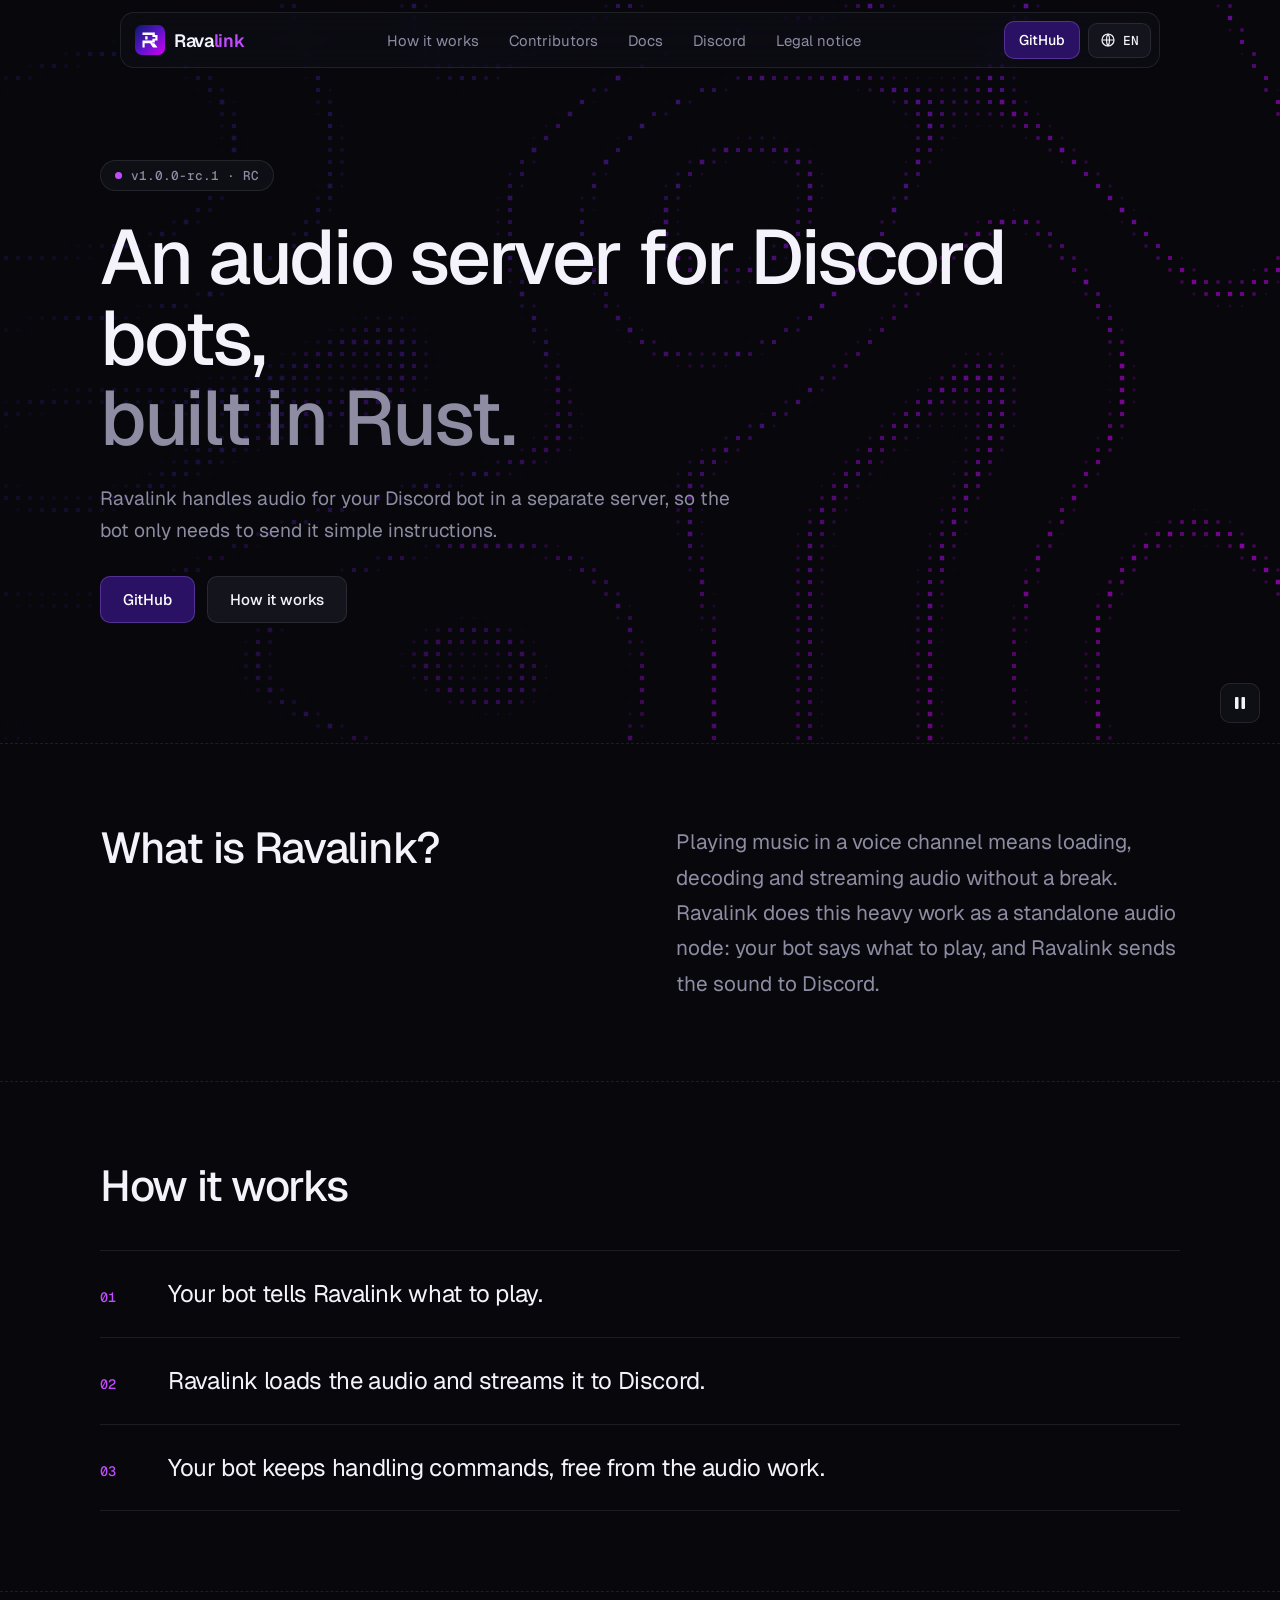
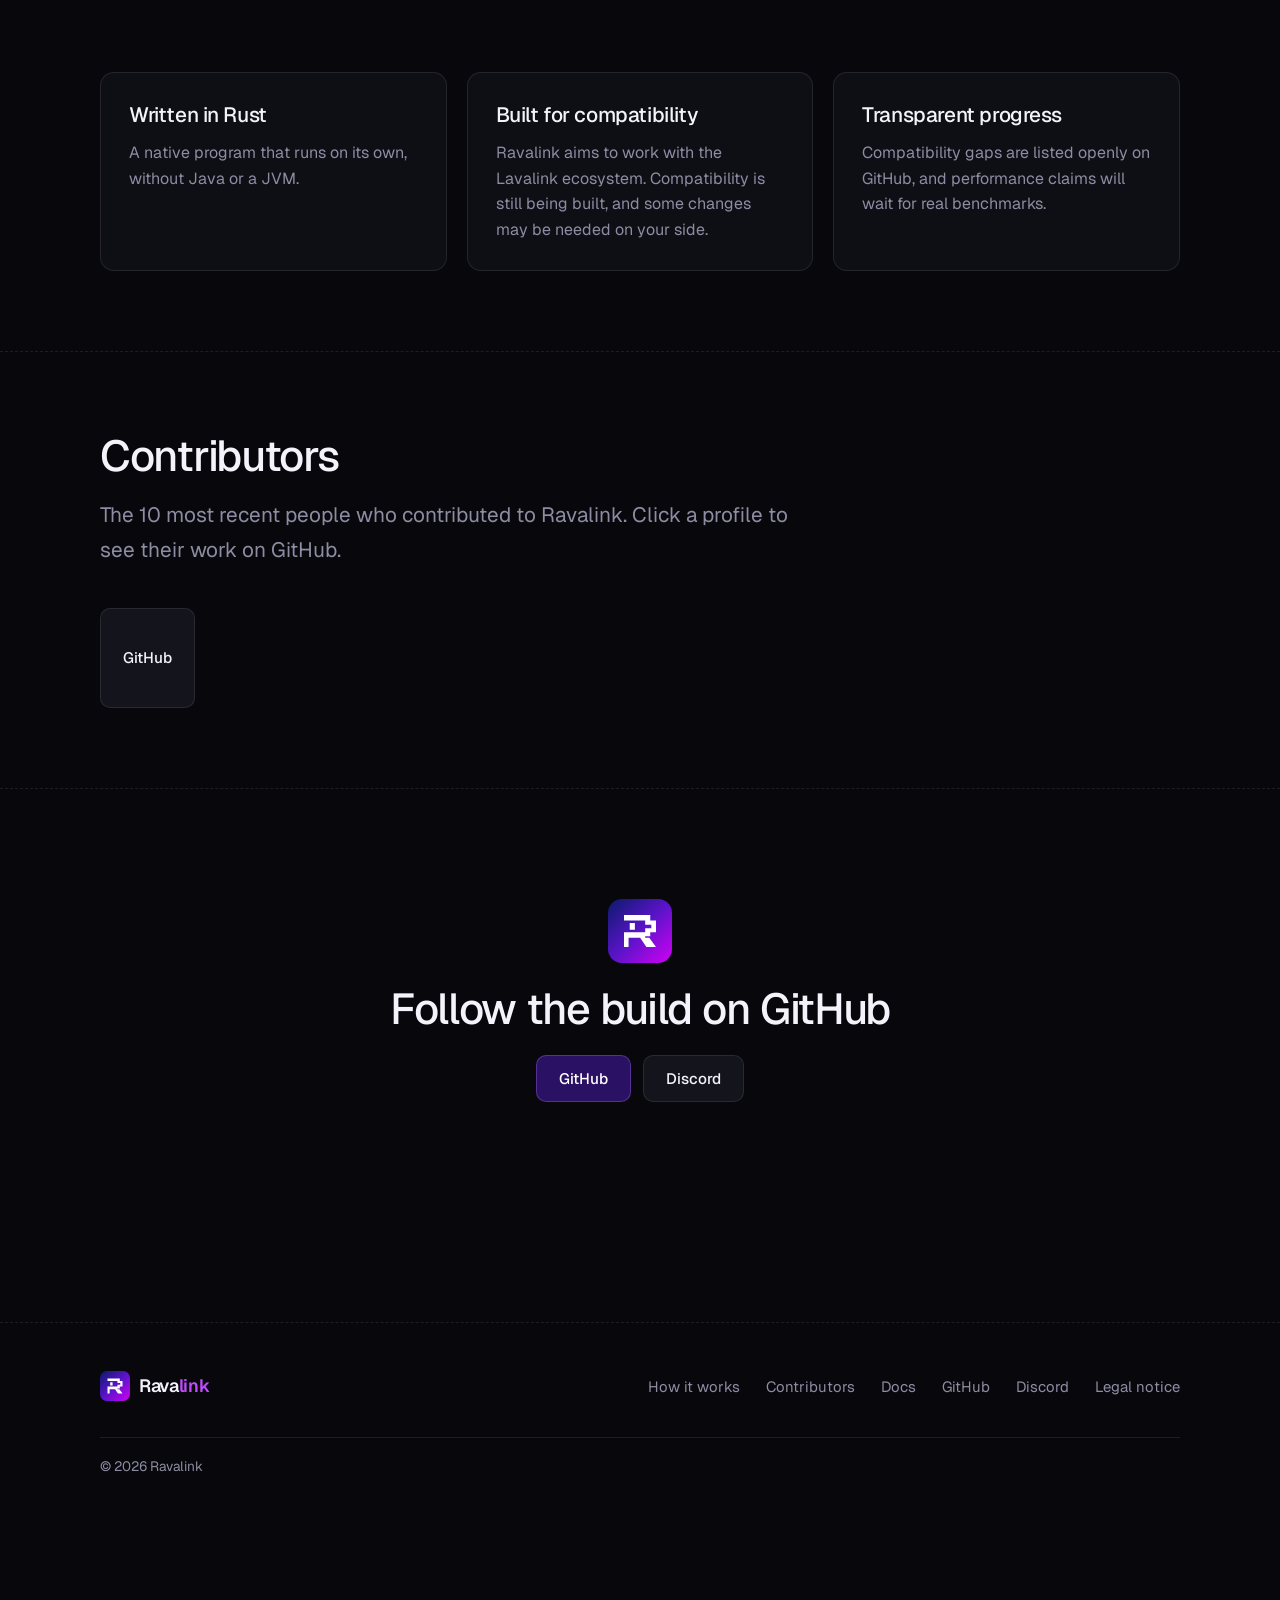
<file: index.html>
<!DOCTYPE html>
<html lang="en">
<head>
<meta charset="utf-8">
<meta name="viewport" content="width=device-width, initial-scale=1, viewport-fit=cover">
<title>Ravalink</title>
<link rel="preconnect" href="https://fonts.googleapis.com">
<link rel="preconnect" href="https://fonts.gstatic.com" crossorigin>
<link href="https://fonts.googleapis.com/css2?family=Geist:wght@400;500;600&family=Geist+Mono:wght@400;500&display=swap" rel="stylesheet">
<style>
:root{--bg:#08080c;--p1:#0e0e15;--p2:#14141d;--bd:rgba(255,255,255,.09);--tx:#f4f3fb;--mu:#8d8ca3;--a:#c34bff;--btn:#2a1163;--btnh:#37157f;--gr:linear-gradient(135deg,#4d3dff,#c800f0);--ui:"Geist",system-ui,-apple-system,"Segoe UI",Roboto,"Noto Sans",sans-serif;--mo:"Geist Mono",ui-monospace,Menlo,Consolas,monospace;
box-sizing:border-box;padding-top:env(safe-area-inset-top,0px);padding-bottom:env(safe-area-inset-bottom,0px);color-scheme:dark}
*{box-sizing:border-box;margin:0}
html{scroll-padding-top:calc(env(safe-area-inset-top,0px) + 90px);scroll-behavior:smooth}
body{background:var(--bg);color:var(--tx);font:400 1rem/1.6 var(--ui);overflow-x:hidden;-webkit-font-smoothing:antialiased}
button{font-family:inherit}
:focus-visible{outline:2px solid var(--a);outline-offset:3px}
.wrap{width:min(1120px,100%);margin:0 auto;padding:0 20px;position:relative}
.btn{display:inline-flex;align-items:center;justify-content:center;padding:13px 22px;border-radius:10px;background:var(--gr);color:#fff;font:500 .95rem var(--ui);text-decoration:none;border:0;cursor:pointer;transition:filter .2s,transform .2s}
.btn:hover{filter:brightness(1.18);transform:translateY(-1px)}
.btn.ghost{background:var(--p2);border:1px solid var(--bd);color:var(--tx)}
.btn.sm{padding:9px 14px;font-size:.88rem}
/* header */
header{position:fixed;top:calc(env(safe-area-inset-top,0px) + 12px);left:0;right:0;display:flex;justify-content:center;z-index:58;pointer-events:none}
body.mo{overflow:hidden}
.bar{pointer-events:auto;width:min(1040px,calc(100% - 24px));display:flex;align-items:center;justify-content:space-between;gap:10px;padding:8px 8px 8px 14px;border:1px solid var(--bd);border-radius:14px;background:rgba(14,14,21,.62);backdrop-filter:blur(16px) saturate(1.4);-webkit-backdrop-filter:blur(16px) saturate(1.4);transition:background .3s}
.s .bar{background:rgba(14,14,21,.9)}
.logo{display:flex;align-items:center;gap:9px;font:600 1.12rem var(--ui);letter-spacing:-.02em;color:var(--tx);text-decoration:none}
.logo svg{width:30px;height:30px;border-radius:7px}.logo b{font-weight:600;color:var(--a)}
.links{display:flex;gap:2px;align-items:center}
.links a,.lnk{color:var(--mu);text-decoration:none;font:400 .93rem var(--ui);background:none;border:0;cursor:pointer;padding:9px 14px;border-radius:8px;transition:color .2s,background .2s}
.links a:hover,.lnk:hover{color:var(--tx);background:var(--p2)}
.act{display:flex;gap:8px;align-items:center}
.lbtn{display:flex;align-items:center;gap:7px;background:var(--p2);color:var(--tx);border:1px solid var(--bd);border-radius:9px;padding:8px 11px;font:500 .8rem var(--mo);cursor:pointer;transition:border-color .2s}
.lbtn:hover,.lbtn[aria-expanded=true]{border-color:var(--a)}
.burger{display:none;width:38px;height:38px;border-radius:9px;border:1px solid var(--bd);background:var(--p2);cursor:pointer;position:relative}
.burger i{position:absolute;left:10px;right:10px;height:2px;background:var(--tx);border-radius:2px;transition:transform .35s cubic-bezier(.3,.9,.3,1),top .35s}
.burger i:nth-child(1){top:14px}.burger i:nth-child(2){top:21px}
.mo .burger i:nth-child(1){top:18px;transform:rotate(45deg)}.mo .burger i:nth-child(2){top:18px;transform:rotate(-45deg)}
.lp{position:fixed;top:calc(env(safe-area-inset-top,0px) + 76px);right:max(12px,calc(50vw - 520px));width:min(460px,calc(100vw - 24px));max-height:min(70vh,520px);overflow:auto;display:grid;grid-template-columns:repeat(auto-fill,minmax(130px,1fr));gap:2px;padding:8px;background:var(--p1);border:1px solid var(--bd);border-radius:14px;box-shadow:0 30px 80px -20px rgba(0,0,0,.8);z-index:60;opacity:0;visibility:hidden;transform:translateY(-8px);transition:opacity .2s,transform .3s cubic-bezier(.3,.9,.3,1),visibility .2s}
.lp.open{opacity:1;visibility:visible;transform:none}
.lp button{background:none;border:0;color:var(--tx);font-size:.95rem;text-align:start;padding:10px 12px;border-radius:8px;cursor:pointer}
.lp button:hover{background:var(--p2)}.lp button.on{background:var(--btn);color:#fff}
.bgd{position:fixed;inset:0;z-index:55;background:rgba(0,0,0,.55);opacity:0;visibility:hidden;transition:opacity .25s,visibility .25s}.bgd.open{opacity:1;visibility:visible}
/* hero */
.hero{position:relative;padding:160px 0 120px;overflow:hidden}
#cv{position:absolute;inset:0;width:100%;height:100%;display:block}
.pill{display:inline-flex;align-items:center;gap:9px;border:1px solid var(--bd);background:var(--p1);border-radius:999px;padding:6px 14px;font:500 .8rem var(--mo);color:var(--mu);margin-bottom:26px}
.pill i{width:7px;height:7px;border-radius:50%;background:var(--a);animation:pu 2s ease-in-out infinite}
@keyframes pu{50%{opacity:.35;transform:scale(.7)}}
h1,h2{font-weight:500;letter-spacing:-.03em}
h1{font-size:clamp(2.4rem,7vw,4.8rem);line-height:1.05;max-width:12em}
.l{display:block;overflow:hidden;padding-bottom:.12em;margin-bottom:-.12em}
.l i{display:block;font-style:normal}.g{color:var(--mu)}
h1 .l i{transform:translateY(105%);animation:up .9s cubic-bezier(.2,.8,.2,1) forwards;animation-delay:calc(var(--n)*.12s + .15s)}
@keyframes up{to{transform:none}}
.sub{color:var(--mu);font-size:clamp(1.02rem,1.6vw,1.2rem);line-height:1.65;max-width:34em;margin:24px 0 30px}
.cta{display:flex;flex-wrap:wrap;gap:12px}
.win{background:var(--p1);border:1px solid var(--bd);border-radius:12px;overflow:hidden}
.wh{display:flex;justify-content:space-between;align-items:center;gap:12px;padding:12px 16px;border-bottom:1px solid var(--bd);font:500 .78rem var(--mo);color:var(--mu)}
.wh em{font-style:normal;color:#4fdc9c;display:flex;gap:6px;align-items:center}.wh em b{width:6px;height:6px;border-radius:50%;background:#4fdc9c}
.wb{padding:20px}
.hw{margin-top:56px;max-width:560px}
.nodes{display:flex;align-items:center;gap:12px;margin-bottom:18px}
.nd{padding:10px 16px;border:1px solid var(--bd);border-radius:8px;background:var(--p2);font:500 .85rem var(--mo);transition:border-color .4s,color .4s,box-shadow .4s}
.lk{flex:1;height:1px;position:relative;background:repeating-linear-gradient(90deg,var(--mu) 0 4px,transparent 4px 9px)}
.lk i{position:absolute;top:-2.5px;left:0;width:6px;height:6px;border-radius:1px;background:var(--a);animation:pk 2.2s linear infinite;animation-delay:calc(var(--i)*.7s)}
@keyframes pk{to{left:calc(100% - 6px)}}
body[data-m='0'] .lk i{background:#6d6f93;animation-duration:3.6s}
body[data-m='0'] #sv{color:var(--mu)}
body[data-m='1'] #sv{border-color:var(--a);color:#fff;box-shadow:0 0 28px -6px var(--a)}
.host{display:block;font:400 .85rem var(--mo);color:var(--mu);margin-bottom:18px}
.seg{display:inline-flex;background:var(--p2);border:1px solid var(--bd);border-radius:10px;padding:3px;position:relative}
.seg button{position:relative;z-index:1;background:none;border:0;color:var(--mu);font:500 .85rem var(--ui);padding:9px 16px;border-radius:7px;cursor:pointer;transition:color .3s}
.seg button[aria-pressed=true]{color:#fff}
.seg .th{position:absolute;top:3px;bottom:3px;left:3px;border-radius:7px;background:var(--gr);transition:transform .4s cubic-bezier(.3,.9,.3,1),width .4s cubic-bezier(.3,.9,.3,1)}
.pz{position:absolute;right:20px;bottom:20px;width:40px;height:40px;border-radius:10px;border:1px solid var(--bd);background:var(--p1);color:var(--tx);cursor:pointer;display:grid;place-items:center;z-index:3}
body.pa *{animation-play-state:paused!important}
/* sections */
.mq{overflow:hidden;border-block:1px dashed var(--bd);padding:18px 0;direction:ltr}
.mt{display:flex;width:max-content;animation:mq 80s linear infinite}
.mq:hover .mt{animation-play-state:paused}
.mt span{margin:0 6px;padding:8px 16px;border:1px solid var(--bd);border-radius:999px;background:var(--p1);color:var(--mu);white-space:nowrap;font-size:.95rem}
@keyframes mq{to{transform:translateX(-50%)}}
.sec{padding:80px 0;border-top:1px dashed var(--bd)}
.mq+.sec{border-top:0}
.row{display:grid;grid-template-columns:1fr;gap:36px;align-items:center}
@media(min-width:900px){.row{grid-template-columns:1fr 1fr;gap:72px}.row.rev .tx{order:2}}
h2{font-size:clamp(1.8rem,4vw,2.7rem);line-height:1.12}
.tx p{color:var(--mu);margin-top:16px;max-width:30em;font-size:1.05rem}
.rv{opacity:0;transform:translateY(24px);transition:opacity .8s,transform .8s cubic-bezier(.2,.8,.2,1)}.rv.in{opacity:1;transform:none}
.rw{display:flex;justify-content:space-between;align-items:center;gap:10px;padding:15px 16px;border-bottom:1px solid var(--bd);font:500 .85rem var(--mo);animation:hl 4.8s ease-in-out infinite;animation-delay:calc(var(--i)*1.6s)}
.rw:last-child{border-bottom:0}
@keyframes hl{0%,35%,100%{background:transparent}10%,25%{background:rgba(195,75,255,.12)}}
.rw span{display:flex;align-items:center;gap:8px;color:var(--mu)}
.pl{padding:3px 9px;border:1px solid var(--bd);border-radius:6px;color:var(--tx)}
.tm{padding:18px 20px;font:400 .88rem/1.9 var(--mo);overflow-x:auto;direction:ltr;text-align:left}
.tm span{display:block;white-space:pre;opacity:0}
.tm .c{color:var(--a)}.tm .o{color:var(--mu)}.tm .k{color:#4fdc9c}
.in .tm span{animation:ty .01s forwards;animation-delay:calc(var(--i)*.8s + .3s)}
@keyframes ty{to{opacity:1}}
.tm span:last-child::after{content:"▍";color:var(--a);animation:bl 1s steps(2) infinite}
@keyframes bl{50%{opacity:0}}
.eqc{display:block;width:100%;height:220px}
pre{direction:ltr;text-align:left;padding:20px;font:400 .92rem/1.9 var(--mo);overflow-x:auto}
pre span{display:block;white-space:pre;opacity:0;transform:translateX(-12px);transition:opacity .6s,transform .6s}
.in pre span{opacity:1;transform:none}
.in pre span:nth-child(2){transition-delay:.35s}.in pre span:nth-child(3){transition-delay:.7s}
.rm{color:#ff6b8b}.ad{color:#4fdc9c}.cm{color:var(--mu)}
.fin{position:relative;text-align:center;padding:110px 0 220px;border-top:1px dashed var(--bd);overflow:hidden}
#ca{position:absolute;left:0;right:0;bottom:0;width:100%;height:360px;pointer-events:none}
.fin .wrap{display:flex;flex-direction:column;align-items:center;gap:22px}
.fin svg{width:64px;height:64px;border-radius:14px}
.fin h2 .l i{transform:none}
.fin p{color:var(--mu);font-size:1.1rem}
footer{border-top:1px dashed var(--bd);padding-top:48px;color:var(--mu);font-size:.93rem}
.fg{display:flex;flex-wrap:wrap;gap:28px;justify-content:space-between;align-items:flex-start}
footer .e1c{margin-top:12px}
.fl{display:flex;gap:26px;flex-wrap:wrap}
.fl a,.fl button{color:var(--mu);text-decoration:none;background:none;border:0;font:inherit;cursor:pointer;padding:4px 0;transition:color .2s}
.fl a:hover,.fl button:hover{color:var(--tx)}
.fb{margin-top:34px;padding-top:18px;border-top:1px solid var(--bd);font-size:.85rem}
#fc{display:block;width:100%;height:clamp(90px,17vw,220px);margin-top:20px}
dialog{margin:auto;width:min(680px,calc(100vw - 24px));max-height:86vh;background:var(--p1);color:var(--tx);border:1px solid var(--bd);border-radius:16px;padding:0;overflow:hidden}
dialog::backdrop{background:rgba(0,0,0,.65);backdrop-filter:blur(4px)}
dialog[open]{display:flex;flex-direction:column;animation:dp .35s cubic-bezier(.2,.8,.2,1)}
@keyframes dp{from{opacity:0;transform:translateY(16px) scale(.98)}}
.dh{display:flex;justify-content:space-between;align-items:center;padding:16px 22px;border-bottom:1px solid var(--bd);font:500 1.05rem var(--ui)}
.dh button{width:36px;height:36px;border-radius:9px;border:1px solid var(--bd);background:var(--p2);color:var(--tx);cursor:pointer}
.dbd{padding:8px 24px 28px;overflow:auto;line-height:1.65;font-size:.95rem}
.dbd h3{font:500 1rem var(--ui);margin:24px 0 6px}.dbd p{color:var(--mu)}.dbd a{color:var(--a)}

.btn{background:var(--btn);border:1px solid rgba(170,120,255,.32)}
.btn:hover{background:var(--btnh);filter:none;transform:translateY(-1px)}
.btn.ghost{background:var(--p2);border:1px solid var(--bd)}
.btn.ghost:hover{background:var(--p1)}
.mm{position:fixed;top:calc(env(safe-area-inset-top,0px) + 76px);left:12px;right:12px;z-index:56;display:none;background:var(--p1);border:1px solid var(--bd);border-radius:18px;padding:8px;box-shadow:0 30px 80px -20px rgba(0,0,0,.9);opacity:0;visibility:hidden;transform:translateY(-10px) scale(.97);transform-origin:top right;transition:opacity .25s,transform .4s cubic-bezier(.2,.8,.2,1),visibility .25s}
.mo .mm{opacity:1;visibility:visible;transform:none}
.mr{display:flex;align-items:center;justify-content:space-between;gap:12px;width:100%;padding:17px 16px;border-radius:12px;background:none;border:0;color:var(--tx);font:500 1.1rem var(--ui);letter-spacing:-.01em;text-align:start;text-decoration:none;cursor:pointer;opacity:0;transform:translateY(8px);transition:opacity .4s,transform .45s cubic-bezier(.2,.8,.2,1),background .2s}
.mr:active{background:var(--p2)}
.mr svg{color:var(--mu);flex:none}
.mr small{display:flex;align-items:center;gap:8px;font:500 .78rem var(--mo);color:var(--mu)}.mr small b{font-weight:500}
.mo .mr{opacity:1;transform:none}
.mr+.mr:not(.gh2){border-top:1px solid var(--bd);border-radius:0}
.mr.gh2{justify-content:center;margin-top:8px;background:var(--btn);border:1px solid rgba(170,120,255,.32);font-size:1rem}
.mm>:nth-child(2){transition-delay:.05s}.mm>:nth-child(3){transition-delay:.1s}.mm>:nth-child(4){transition-delay:.15s}.mm>:nth-child(5){transition-delay:.2s}.mm>:nth-child(6){transition-delay:.25s}
@media(max-width:820px){.links,.lbtn{display:none}.burger{display:block}.mm{display:block}.lp{top:auto;bottom:0;left:0;right:0;width:auto;max-height:70vh;border-radius:16px 16px 0 0;padding-bottom:calc(env(safe-area-inset-bottom,0px) + 14px);transform:translateY(100%);grid-template-columns:repeat(2,1fr)}.lp.open{transform:none}}
.row h2{max-width:11em}
.lead{color:var(--mu);font-size:clamp(1.05rem,1.8vw,1.3rem);line-height:1.7;max-width:34em}
@media(min-width:900px){.row{align-items:start}}
.steps{list-style:none;padding:0;margin-top:40px;border-top:1px solid var(--bd)}
.steps li{display:grid;grid-template-columns:56px 1fr;gap:12px;padding:26px 0;border-bottom:1px solid var(--bd);align-items:baseline}
.steps b{font:500 .85rem var(--mo);color:var(--a)}
.steps p{font-size:clamp(1.1rem,2.2vw,1.5rem);letter-spacing:-.015em;line-height:1.4}
.feat{display:grid;grid-template-columns:repeat(auto-fit,minmax(260px,1fr));gap:20px}
.card{background:var(--p1);border:1px solid var(--bd);border-radius:14px;padding:28px;transition:border-color .3s,transform .3s cubic-bezier(.2,.8,.2,1)}
.card:hover{border-color:rgba(195,75,255,.45);transform:translateY(-3px)}
.card h3{font:500 1.3rem var(--ui);letter-spacing:-.02em;margin-bottom:12px}
.card p{color:var(--mu)}
.cl{display:flex;flex-wrap:wrap;gap:20px 18px;margin-top:40px;min-height:100px}
.av{display:flex;flex-direction:column;align-items:center;gap:8px;width:84px;color:var(--mu);text-decoration:none;font:400 .76rem var(--mo);transition:transform .25s cubic-bezier(.2,.8,.2,1),color .2s}
.av img,.av .ph{width:64px;height:64px;border-radius:14px;border:1px solid var(--bd);background:var(--p2);object-fit:cover;display:grid;place-items:center;font:600 1.4rem var(--ui);color:#fff}
.av:hover{transform:translateY(-4px);color:var(--tx)}
.av:hover img,.av:hover .ph{border-color:var(--a)}
.av span{max-width:84px;overflow:hidden;text-overflow:ellipsis;white-space:nowrap}
.av.sk{pointer-events:none}.av.sk div{width:64px;height:64px;border-radius:14px;background:var(--p2);animation:sk 1.4s ease-in-out infinite}
@keyframes sk{50%{opacity:.4}}
@media (prefers-reduced-motion:reduce){*{animation:none!important;transition:none!important}.rv,.l i,.tm span,pre span{opacity:1!important;transform:none!important}html{scroll-behavior:auto}}
</style>
</head>
<body>
<header id='top'><div class='bar'><a class='logo' href='#top'><svg aria-hidden='true'><use href='#r'/></svg><span>Rava<b>link</b></span></a><nav class='links'><a href='#how' class='k1'></a><a href='#cs' class='ctl'></a><a href='docs.html'>Docs</a><a href='https://discord.gg/PBxB5eFNUp target='_blank' rel='noopener'>Discord</a><button type='button' class='lnk lgl' data-open='1'></button></nav><div class='act'><a class='btn sm' href='https://github.com/Ravalink-Project/Ravalink' target='_blank' rel='noopener'>GitHub</a><button id='lb' class='lbtn' type='button' aria-expanded='false' aria-haspopup='true' aria-label='Language'><svg viewBox='0 0 24 24' width='16' height='16' fill='none' stroke='currentColor' stroke-width='1.8' aria-hidden='true'><circle cx='12' cy='12' r='9'/><path d='M3 12h18M12 3c3 3.2 3 14.8 0 18M12 3c-3 3.2-3 14.8 0 18'/></svg><span class='ln'></span></button><button id='bt' class='burger' type='button' aria-expanded='false' aria-label='Menu'><i></i><i></i></button></div></div></header>
<div id='lp' class='lp'></div><div id='bg' class='bgd'></div>
<div id='mm' class='mm'>
<a class='mr' href='#how'><span class='k1'></span><svg width='16' height='16' viewBox='0 0 16 16' fill='none' stroke='currentColor' stroke-width='1.6' aria-hidden='true'><path d='M6 3l5 5-5 5'/></svg></a>
<a class='mr' href='#cs'><span class='ctl'></span><svg width='16' height='16' viewBox='0 0 16 16' fill='none' stroke='currentColor' stroke-width='1.6' aria-hidden='true'><path d='M6 3l5 5-5 5'/></svg></a>
<a class='mr' href='docs.html'><span>Documentation</span><svg width='16' height='16' viewBox='0 0 16 16' fill='none' stroke='currentColor' stroke-width='1.6' aria-hidden='true'><path d='M6 3l5 5-5 5'/></svg></a><a class='mr' href='https://discord.gg/PBxB5eFNUp' target='_blank' rel='noopener'><span>Discord</span><svg width='16' height='16' viewBox='0 0 16 16' fill='none' stroke='currentColor' stroke-width='1.6' aria-hidden='true'><path d='M6 3l5 5-5 5'/></svg></a><button class='mr' type='button' data-open='1'><span class='lgl'></span><svg width='16' height='16' viewBox='0 0 16 16' fill='none' stroke='currentColor' stroke-width='1.6' aria-hidden='true'><path d='M6 3l5 5-5 5'/></svg></button>
<button class='mr' id='ml' type='button'><span class='lgn'></span><small><svg viewBox='0 0 24 24' width='16' height='16' fill='none' stroke='currentColor' stroke-width='1.8' aria-hidden='true'><circle cx='12' cy='12' r='9'/><path d='M3 12h18M12 3c3 3.2 3 14.8 0 18M12 3c-3 3.2-3 14.8 0 18'/></svg><b class='ln'></b></small></button>
<a class='mr gh2' href='https://github.com/Ravalink-Project/Ravalink' target='_blank' rel='noopener'>GitHub</a></div>
<section class='hero'><canvas id='cv' aria-hidden='true'></canvas><div class='wrap'>
<div class='pill'><i></i><span id='s'></span></div><h1 id='h'></h1><p class='sub' id='p'></p>
<div class='cta'><a class='btn' href='https://github.com/Ravalink-Project/Ravalink' target='_blank' rel='noopener'>GitHub</a><a class='btn ghost k1' href='#how'></a></div></div>
<button id='pz' class='pz' type='button' aria-pressed='false' aria-label='Pause animations'></button></section>
<section class='sec'><div class='wrap row'><h2 id='w1'></h2><p class='lead' id='w2'></p></div></section>
<section class='sec' id='how'><div class='wrap'><h2 id='t1'></h2><ol class='steps'><li><b>01</b><p id='s1'></p></li><li><b>02</b><p id='s2'></p></li><li><b>03</b><p id='s3'></p></li></ol></div></section>
<section class='sec'><div class='wrap feat'>
<div class='card rv'><h3 id='b'></h3><p id='c1d'></p></div>
<div class='card rv'><h3 id='v1t'></h3><p id='v1d'></p></div>
<div class='card rv'><h3 id='c3t'></h3><p id='c3d'></p></div></div></section>
<section class='sec' id='cs'><div class='wrap'><h2 id='ct'></h2><p class='lead' id='cd' style='margin-top:16px'></p><div class='cl' id='cl'></div></div></section>
<section class='fin'><canvas id='ca' aria-hidden='true'></canvas><div class='wrap'><svg aria-hidden='true'><use href='#r'/></svg><h2 id='fw'></h2><div class='cta' style='justify-content:center'><a class='btn' href='https://github.com/Ravalink-Project/Ravalink' target='_blank' rel='noopener'>GitHub</a><a class='btn ghost' href='https://discord.gg/PBxB5eFNUp' target='_blank' rel='noopener'>Discord</a></div></div></section>
<footer><div class='wrap'><div class='fg'><div><a class='logo' href='#top'><svg aria-hidden='true'><use href='#r'/></svg><span>Rava<b>link</b></span></a></div><div class='fl'><a href='#how' class='k1'></a><a href='#cs' class='ctl'></a><a href='docs.html'>Docs</a><a href='https://github.com/Ravalink-Project/Ravalink' target='_blank' rel='noopener'>GitHub</a><a href='https://discord.gg/PBxB5eFNUp' target='_blank' rel='noopener'>Discord</a><button type='button' class='lgl' data-open='1'></button></div></div><div class='fb'>© 2026 Ravalink</div><canvas id='fc' aria-hidden='true'></canvas></div></footer>
<dialog id='lm' aria-labelledby='lt'><div class='dh'><span id='lt' class='lgl'></span><button type='button' id='lx' aria-label='Close'>✕</button></div><div class='dbd' id='lbd'></div></dialog>
<script>
const L={
en:["English","Lavalink, rebuilt in Rust.","A drop-in replacement: point your bot at Ravalink, change nothing else.","In development","Same protocol","Written in Rust","Smooth playback"],
fr:["Français","Lavalink, réécrit en Rust.","Un remplaçant direct : pointez votre bot vers Ravalink, sans rien modifier d’autre.","En développement","Même protocole","Écrit en Rust","Lecture fluide"],
es:["Español","Lavalink, reconstruido en Rust.","Un reemplazo directo: apunta tu bot a Ravalink sin cambiar nada más.","En desarrollo","Mismo protocolo","Escrito en Rust","Reproducción fluida"],
pt:["Português","Lavalink, reconstruído em Rust.","Um substituto direto: aponte seu bot para o Ravalink e não mude mais nada.","Em desenvolvimento","Mesmo protocolo","Escrito em Rust","Reprodução fluida"],
de:["Deutsch","Lavalink, neu gebaut in Rust.","Ein direkter Ersatz: Bot auf Ravalink umstellen, sonst nichts ändern.","In Entwicklung","Gleiches Protokoll","In Rust geschrieben","Flüssige Wiedergabe"],
it:["Italiano","Lavalink, ricostruito in Rust.","Un sostituto diretto: punta il bot su Ravalink, senza cambiare altro.","In sviluppo","Stesso protocollo","Scritto in Rust","Riproduzione fluida"],
nl:["Nederlands","Lavalink, opnieuw gebouwd in Rust.","Een directe vervanger: wijs je bot naar Ravalink, verder verandert er niets.","In ontwikkeling","Zelfde protocol","Geschreven in Rust","Vloeiende weergave"],
sv:["Svenska","Lavalink, ombyggt i Rust.","Ett direkt byte: peka din bot mot Ravalink, ändra inget annat.","Under utveckling","Samma protokoll","Skrivet i Rust","Mjuk uppspelning"],
fi:["Suomi","Lavalink, rakennettu uudelleen Rustilla.","Suora korvaaja: osoita bottisi Ravalinkiin, älä muuta mitään muuta.","Kehitteillä","Sama protokolla","Kirjoitettu Rustilla","Sulava toisto"],
pl:["Polski","Lavalink, przebudowany w Rust.","Bezpośredni zamiennik: wskaż bota na Ravalink i nic więcej nie zmieniaj.","W rozwoju","Ten sam protokół","Napisany w Rust","Płynne odtwarzanie"],
cs:["Čeština","Lavalink, přestavěný v Rustu.","Přímá náhrada: nasměrujte bota na Ravalink a nic dalšího neměňte.","Ve vývoji","Stejný protokol","Napsáno v Rustu","Plynulé přehrávání"],
ro:["Română","Lavalink, reconstruit în Rust.","Înlocuitor direct: îndreaptă botul spre Ravalink, fără alte modificări.","În dezvoltare","Același protocol","Scris în Rust","Redare fluidă"],
hu:["Magyar","Lavalink, újraépítve Rustban.","Közvetlen csere: irányítsd a botot a Ravalinkre, mást nem kell módosítani.","Fejlesztés alatt","Ugyanaz a protokoll","Rustban írva","Folyékony lejátszás"],
el:["Ελληνικά","Το Lavalink, ξαναχτισμένο σε Rust.","Άμεση αντικατάσταση: στρέψτε το bot σας στο Ravalink, χωρίς άλλη αλλαγή.","Υπό ανάπτυξη","Ίδιο πρωτόκολλο","Γραμμένο σε Rust","Ομαλή αναπαραγωγή"],
ru:["Русский","Lavalink, переписанный на Rust.","Прямая замена: направьте бота на Ravalink, больше ничего менять не нужно.","В разработке","Тот же протокол","Написан на Rust","Плавное воспроизведение"],
uk:["Українська","Lavalink, переписаний на Rust.","Пряма заміна: спрямуйте бота на Ravalink, більше нічого змінювати не треба.","У розробці","Той самий протокол","Написано на Rust","Плавне відтворення"],
tr:["Türkçe","Lavalink, Rust ile yeniden yazıldı.","Doğrudan yedek: botunu Ravalink’e yönlendir, başka hiçbir şeyi değiştirme.","Geliştiriliyor","Aynı protokol","Rust ile yazıldı","Akıcı oynatma"],
ar:["العربية","Lavalink، أُعيد بناؤه بلغة Rust.","بديل مباشر: وجّه بوتك إلى Ravalink دون تغيير أي شيء آخر.","قيد التطوير","البروتوكول نفسه","مكتوب بلغة Rust","تشغيل سلس"],
he:["עברית","Lavalink, נבנה מחדש ב-Rust.","תחליף ישיר: מכוונים את הבוט אל Ravalink ולא משנים דבר נוסף.","בפיתוח","אותו פרוטוקול","נכתב ב-Rust","ניגון חלק"],
fa:["فارسی","Lavalink، بازنویسی‌شده با Rust.","جایگزین مستقیم: ربات خود را به Ravalink وصل کنید و چیز دیگری را تغییر ندهید.","در حال توسعه","همان پروتکل","نوشته‌شده با Rust","پخش روان"],
hi:["हिन्दी","Lavalink, Rust में दोबारा बना।","सीधा विकल्प: अपने बॉट को Ravalink की ओर करें, बाकी कुछ न बदलें।","विकासाधीन","वही प्रोटोकॉल","Rust में लिखा","सहज प्लेबैक"],
zh:["中文","用 Rust 重建的 Lavalink。","可直接替换：把机器人指向 Ravalink，其他无需改动。","开发中","相同协议","Rust 编写","流畅播放"],
ja:["日本語","Rustで作り直したLavalink。","そのまま置き換え可能。ボットの接続先をRavalinkにするだけ。","開発中","同じプロトコル","Rust製","なめらかな再生"],
ko:["한국어","Rust로 다시 만든 Lavalink.","그대로 교체 가능: 봇이 Ravalink를 가리키게만 하면 됩니다.","개발 중","동일한 프로토콜","Rust로 작성","부드러운 재생"],
vi:["Tiếng Việt","Lavalink, viết lại bằng Rust.","Thay thế trực tiếp: trỏ bot tới Ravalink, không cần đổi gì khác.","Đang phát triển","Cùng giao thức","Viết bằng Rust","Phát mượt mà"],
th:["ไทย","Lavalink ที่สร้างใหม่ด้วย Rust","แทนที่ได้ทันที: ชี้บอตมาที่ Ravalink โดยไม่ต้องแก้อย่างอื่น","กำลังพัฒนา","โปรโตคอลเดียวกัน","เขียนด้วย Rust","เล่นเสียงลื่นไหล"],
id:["Bahasa Indonesia","Lavalink, dibangun ulang dengan Rust.","Pengganti langsung: arahkan bot ke Ravalink, tanpa mengubah hal lain.","Dalam pengembangan","Protokol sama","Ditulis dengan Rust","Pemutaran mulus"]
};
const L2={
en:["How it works","Same REST API and WebSocket. Your bot code stays untouched.","Fast and light, with predictable memory and no garbage collector.","Steady audio and low latency, even with many players.","One line to switch","Change the server address in your bot’s config. That’s the whole migration.","Same bot. New engine."],
fr:["Comment ça marche","Même API REST, même WebSocket. Le code de votre bot ne change pas.","Rapide et léger, avec une mémoire prévisible et sans ramasse-miettes.","Audio stable et faible latence, même avec de nombreux lecteurs.","Une ligne à changer","Modifiez l’adresse du serveur dans la config de votre bot. La migration s’arrête là.","Même bot. Nouveau moteur."],
es:["Cómo funciona","Misma API REST y WebSocket. El código de tu bot no cambia.","Rápido y ligero, con memoria predecible y sin recolector de basura.","Audio estable y baja latencia, incluso con muchos reproductores.","Una línea para cambiar","Cambia la dirección del servidor en la configuración de tu bot. Esa es toda la migración.","Mismo bot. Nuevo motor."],
pt:["Como funciona","Mesma API REST e WebSocket. O código do seu bot não muda.","Rápido e leve, com memória previsível e sem coletor de lixo.","Áudio estável e baixa latência, mesmo com muitos players.","Uma linha para trocar","Altere o endereço do servidor na configuração do bot. Essa é toda a migração.","Mesmo bot. Novo motor."],
de:["So funktioniert’s","Gleiche REST-API und WebSocket. Der Code deines Bots bleibt unverändert.","Schnell und schlank, mit planbarem Speicher und ohne Garbage Collector.","Stabiler Ton und geringe Latenz, auch bei vielen Playern.","Eine Zeile zum Umstellen","Ändere die Serveradresse in der Bot-Konfiguration. Mehr ist die Migration nicht.","Gleicher Bot. Neuer Motor."],
it:["Come funziona","Stessa API REST e WebSocket. Il codice del tuo bot resta invariato.","Veloce e leggero, con memoria prevedibile e senza garbage collector.","Audio stabile e bassa latenza, anche con molti player.","Una riga da cambiare","Cambia l’indirizzo del server nella configurazione del bot. La migrazione finisce qui.","Stesso bot. Nuovo motore."],
nl:["Hoe het werkt","Dezelfde REST-API en WebSocket. De code van je bot blijft ongewijzigd.","Snel en licht, met voorspelbaar geheugen en zonder garbage collector.","Stabiel geluid en lage latency, ook met veel spelers.","Eén regel om te wisselen","Wijzig het serveradres in de config van je bot. Meer is de migratie niet.","Dezelfde bot. Nieuwe motor."],
sv:["Så fungerar det","Samma REST-API och WebSocket. Din botkod förblir orörd.","Snabb och lätt, med förutsägbart minne och utan skräpsamlare.","Stabilt ljud och låg latens, även med många spelare.","En rad att byta","Ändra serveradressen i botens konfiguration. Det är hela migreringen.","Samma bot. Ny motor."],
fi:["Näin se toimii","Sama REST-rajapinta ja WebSocket. Botin koodi pysyy ennallaan.","Nopea ja kevyt, ennustettava muistinkäyttö eikä roskienkeruuta.","Vakaa ääni ja pieni viive, vaikka soittimia olisi paljon.","Yksi rivi vaihtoon","Vaihda palvelimen osoite botin asetuksissa. Siinä koko siirtymä.","Sama botti. Uusi moottori."],
pl:["Jak to działa","To samo REST API i WebSocket. Kod twojego bota pozostaje bez zmian.","Szybki i lekki, z przewidywalną pamięcią i bez garbage collectora.","Stabilny dźwięk i niskie opóźnienie, nawet przy wielu odtwarzaczach.","Jedna linia do zmiany","Zmień adres serwera w konfiguracji bota. To cała migracja.","Ten sam bot. Nowy silnik."],
cs:["Jak to funguje","Stejné REST API a WebSocket. Kód vašeho bota zůstává beze změny.","Rychlý a lehký, s předvídatelnou pamětí a bez garbage collectoru.","Stabilní zvuk a nízká latence i s mnoha přehrávači.","Jeden řádek ke změně","Změňte adresu serveru v konfiguraci bota. To je celá migrace.","Stejný bot. Nový motor."],
ro:["Cum funcționează","Același API REST și WebSocket. Codul botului tău rămâne neschimbat.","Rapid și ușor, cu memorie previzibilă și fără garbage collector.","Sunet stabil și latență mică, chiar cu mulți playeri.","O singură linie de schimbat","Schimbă adresa serverului în configurarea botului. Asta e toată migrarea.","Același bot. Motor nou."],
hu:["Hogyan működik","Ugyanaz a REST API és WebSocket. A bot kódja változatlan marad.","Gyors és könnyű, kiszámítható memóriahasználattal, szemétgyűjtő nélkül.","Stabil hang és alacsony késleltetés sok lejátszónál is.","Egyetlen sor a váltáshoz","Írd át a szervercímet a bot konfigurációjában. Ennyi az egész átállás.","Ugyanaz a bot. Új motor."],
el:["Πώς λειτουργεί","Ίδιο REST API και WebSocket. Ο κώδικας του bot σας μένει ως έχει.","Γρήγορο και ελαφρύ, με προβλέψιμη μνήμη και χωρίς garbage collector.","Σταθερός ήχος και χαμηλή καθυστέρηση, ακόμη και με πολλούς players.","Μία γραμμή για την αλλαγή","Αλλάξτε τη διεύθυνση του διακομιστή στις ρυθμίσεις του bot. Αυτή είναι όλη η μετάβαση.","Ίδιο bot. Νέα μηχανή."],
ru:["Как это работает","Тот же REST API и WebSocket. Код вашего бота не меняется.","Быстрый и лёгкий, с предсказуемой памятью и без сборщика мусора.","Стабильный звук и малая задержка даже при множестве плееров.","Одна строка для переключения","Измените адрес сервера в настройках бота. Вот и вся миграция.","Тот же бот. Новый движок."],
uk:["Як це працює","Той самий REST API і WebSocket. Код вашого бота не змінюється.","Швидкий і легкий, з передбачуваною пам’яттю та без збирача сміття.","Стабільний звук і мала затримка навіть із багатьма плеєрами.","Один рядок для перемикання","Змініть адресу сервера в налаштуваннях бота. Ось і вся міграція.","Той самий бот. Новий рушій."],
tr:["Nasıl çalışır","Aynı REST API ve WebSocket. Botunun kodu olduğu gibi kalır.","Hızlı ve hafif, öngörülebilir bellek kullanımı ve çöp toplayıcı yok.","Çok sayıda oynatıcıda bile kararlı ses ve düşük gecikme.","Geçiş için tek satır","Botunun yapılandırmasında sunucu adresini değiştir. Tüm geçiş bu kadar.","Aynı bot. Yeni motor."],
ar:["كيف يعمل","نفس واجهة REST وWebSocket. كود بوتك يبقى كما هو.","سريع وخفيف، باستهلاك ذاكرة متوقع ودون جامع قمامة.","صوت ثابت وزمن استجابة منخفض حتى مع مشغّلات كثيرة.","سطر واحد للتبديل","غيّر عنوان الخادم في إعدادات بوتك. هذه هي الهجرة كاملة.","نفس البوت. محرك جديد."],
he:["איך זה עובד","אותו REST API ואותו WebSocket. הקוד של הבוט נשאר כמות שהוא.","מהיר וקל, עם זיכרון צפוי וללא garbage collector.","סאונד יציב והשהיה נמוכה, גם עם הרבה נגנים.","שורה אחת למעבר","מחליפים את כתובת השרת בהגדרות הבוט. זו כל המיגרציה.","אותו בוט. מנוע חדש."],
fa:["چطور کار می‌کند","همان REST API و WebSocket. کد ربات شما بدون تغییر می‌ماند.","سریع و سبک، با مصرف حافظه قابل پیش‌بینی و بدون زباله‌روب.","صدای پایدار و تأخیر کم، حتی با پخش‌کننده‌های زیاد.","یک خط برای تعویض","آدرس سرور را در تنظیمات ربات تغییر دهید. کل مهاجرت همین است.","همان ربات. موتور تازه."],
hi:["यह कैसे काम करता है","वही REST API और WebSocket। आपके बॉट का कोड जस का तस रहता है।","तेज़ और हल्का, अनुमानित मेमोरी के साथ और बिना गार्बेज कलेक्टर के।","कई प्लेयर होने पर भी स्थिर ऑडियो और कम लेटेंसी।","बदलने के लिए एक लाइन","अपने बॉट के कॉन्फ़िग में सर्वर का पता बदलें। बस यही पूरा माइग्रेशन है।","वही बॉट। नया इंजन।"],
zh:["工作原理","相同的 REST API 和 WebSocket，机器人代码保持不变。","快速轻量，内存占用可预测，没有垃圾回收器。","即使玩家众多，音频依然稳定、延迟低。","只需改一行","在机器人配置中修改服务器地址，迁移就完成了。","同一个机器人，全新引擎。"],
ja:["しくみ","同じREST APIとWebSocket。ボットのコードはそのままです。","高速で軽量。メモリ使用量は予測しやすく、ガベージコレクタもありません。","多数のプレイヤーでも、安定した音声と低遅延。","1行変えるだけ","ボット設定のサーバーアドレスを変えるだけで移行完了です。","同じボット。新しいエンジン。"],
ko:["작동 방식","동일한 REST API와 WebSocket. 봇 코드는 그대로입니다.","빠르고 가벼우며 메모리 사용량을 예측할 수 있고 가비지 컬렉터가 없습니다.","플레이어가 많아도 안정적인 오디오와 낮은 지연 시간.","한 줄만 바꾸면 됩니다","봇 설정에서 서버 주소만 바꾸면 마이그레이션이 끝납니다.","같은 봇, 새로운 엔진."],
vi:["Cách hoạt động","Cùng REST API và WebSocket. Mã bot của bạn giữ nguyên.","Nhanh và nhẹ, bộ nhớ dự đoán được và không có bộ thu gom rác.","Âm thanh ổn định, độ trễ thấp ngay cả với nhiều trình phát.","Chỉ cần đổi một dòng","Đổi địa chỉ máy chủ trong cấu hình bot. Vậy là xong việc chuyển đổi.","Cùng một bot. Động cơ mới."],
th:["วิธีการทำงาน","REST API และ WebSocket เดียวกัน โค้ดบอตของคุณไม่ต้องแก้","เร็วและเบา ใช้หน่วยความจำคาดเดาได้ และไม่มีตัวเก็บขยะ","เสียงนิ่งและหน่วงต่ำ แม้มีผู้เล่นจำนวนมาก","เปลี่ยนแค่บรรทัดเดียว","เปลี่ยนที่อยู่เซิร์ฟเวอร์ในการตั้งค่าบอต แค่นี้ก็ย้ายเสร็จ","บอตเดิม เอนจินใหม่"],
id:["Cara kerjanya","REST API dan WebSocket yang sama. Kode bot Anda tidak berubah.","Cepat dan ringan, memori yang dapat diprediksi, tanpa garbage collector.","Audio stabil dan latensi rendah, bahkan dengan banyak pemutar.","Cukup ubah satu baris","Ubah alamat server di konfigurasi bot Anda. Itu seluruh migrasinya.","Bot yang sama. Mesin baru."]
};
const LG={en:"Legal notice",fr:"Mentions légales",es:"Aviso legal",pt:"Aviso legal",de:"Impressum",it:"Note legali",nl:"Juridische informatie",sv:"Juridisk information",fi:"Oikeudelliset tiedot",pl:"Informacje prawne",cs:"Právní informace",ro:"Mențiuni legale",hu:"Jogi nyilatkozat",el:"Νομική ειδοποίηση",ru:"Правовая информация",uk:"Правова інформація",tr:"Yasal bilgiler",ar:"إشعار قانوني",he:"הודעה משפטית",fa:"اطلاعات حقوقی",hi:"कानूनी सूचना",zh:"法律声明",ja:"法的情報",ko:"법적 고지",vi:"Thông báo pháp lý",th:"ข้อมูลทางกฎหมาย",id:"Informasi hukum"};
const GH="<a href='https://github.com/Ravalink-Project' target='_blank' rel='noopener'>github.com/Ravalink-Project</a>";
const LGL={fr:`<h3>Éditeur</h3><p>Le site Ravalink est édité à titre non professionnel par Kua. Contact : via ${GH}.</p><h3>Hébergement</h3><p>Site hébergé sur l’infrastructure de l’éditeur, distribué et protégé par Cloudflare, Inc., 101 Townsend St, San Francisco, CA 94107, États-Unis.</p><h3>Propriété intellectuelle</h3><p>Ravalink vise la compatibilité avec Lavalink, un projet tiers. Le code source et ses licences sont indiqués dans les dépôts du projet sur GitHub. Le nom et le logo Ravalink sont la propriété de l’éditeur. Lavalink et les autres marques citées appartiennent à leurs propriétaires respectifs.</p><h3>Données personnelles</h3><p>Ce site ne dépose pas de cookies de suivi et n’intègre aucun outil d’analyse. Votre choix de langue est conservé uniquement dans votre navigateur. Les polices Geist et Geist Mono sont chargées depuis Google Fonts, ce qui transmet votre adresse IP à Google. Cloudflare peut traiter des données techniques (adresse IP, journaux) pour assurer la sécurité et la diffusion du site.</p><h3>Liens externes</h3><p>Le site renvoie vers GitHub. L’éditeur n’est pas responsable du contenu des sites tiers.</p>`,en:`<h3>Publisher</h3><p>The Ravalink website is published on a non-professional basis by Kua. Contact: via ${GH}.</p><h3>Hosting</h3><p>Hosted on the publisher’s own infrastructure, delivered and protected by Cloudflare, Inc., 101 Townsend St, San Francisco, CA 94107, USA.</p><h3>Intellectual property</h3><p>Ravalink targets compatibility with Lavalink, a third-party project. The source code and its licenses are listed in the project’s GitHub repositories. The Ravalink name and logo belong to the publisher. Lavalink and any other trademarks mentioned belong to their respective owners.</p><h3>Personal data</h3><p>This site sets no tracking cookies and includes no analytics. Your language choice is stored only in your browser. The Geist and Geist Mono fonts are loaded from Google Fonts, which sends your IP address to Google. Cloudflare may process technical data (IP address, logs) to secure and deliver the site.</p><h3>External links</h3><p>The site links to GitHub. The publisher is not responsible for the content of third-party sites.</p>`};
const $=i=>document.getElementById(i),RTL=["ar","he","fa"],lp=$("lp"),mix=(a,b,t)=>a+(b-a)*t;
const FW={en:"Follow the build on GitHub",fr:"Suivez le développement sur GitHub",es:"Sigue el desarrollo en GitHub",pt:"Acompanhe o desenvolvimento no GitHub",de:"Verfolge die Entwicklung auf GitHub",it:"Segui lo sviluppo su GitHub",nl:"Volg de ontwikkeling op GitHub",sv:"Följ utvecklingen på GitHub",fi:"Seuraa kehitystä GitHubissa",pl:"Śledź rozwój na GitHubie",cs:"Sledujte vývoj na GitHubu",ro:"Urmărește dezvoltarea pe GitHub",hu:"Kövesd a fejlesztést a GitHubon",el:"Παρακολουθήστε την ανάπτυξη στο GitHub",ru:"Следите за разработкой на GitHub",uk:"Стежте за розробкою на GitHub",tr:"Gelişmeyi GitHub’da takip et",ar:"تابع التطوير على GitHub",he:"עקבו אחרי הפיתוח ב-GitHub",fa:"توسعه را در GitHub دنبال کنید",hi:"GitHub पर विकास को फ़ॉलो करें",zh:"在 GitHub 上关注开发进度",ja:"GitHubで開発を追いかける",ko:"GitHub에서 개발 과정을 지켜보세요",vi:"Theo dõi quá trình phát triển trên GitHub",th:"ติดตามความคืบหน้าบน GitHub",id:"Ikuti perkembangannya di GitHub"};
const N={
en:["An audio server for Discord bots, built in Rust.","Ravalink handles audio for your Discord bot in a separate server, so the bot only needs to send it simple instructions.","What is Ravalink?","Playing music in a voice channel means loading, decoding and streaming audio without a break. Ravalink does this heavy work as a standalone audio node: your bot says what to play, and Ravalink sends the sound to Discord.","Your bot tells Ravalink what to play.","Ravalink loads the audio and streams it to Discord.","Your bot keeps handling commands, free from the audio work.","Built for compatibility","Ravalink aims to work with the Lavalink ecosystem. Compatibility is still being built, and some changes may be needed on your side."],
fr:["Un serveur audio pour bots Discord, écrit en Rust.","Ravalink gère l’audio de votre bot Discord dans un serveur séparé : le bot n’a plus qu’à lui envoyer des instructions simples.","Qu’est-ce que Ravalink ?","Jouer de la musique dans un salon vocal demande de charger, décoder et diffuser du son sans interruption. Ravalink fait ce gros travail comme nœud audio autonome : votre bot dit quoi jouer, et Ravalink envoie le son à Discord.","Votre bot indique à Ravalink quoi jouer.","Ravalink charge l’audio et le diffuse vers Discord.","Votre bot continue de gérer les commandes, sans le travail audio.","Pensé pour la compatibilité","Ravalink vise à fonctionner avec l’écosystème Lavalink. La compatibilité est encore en construction, et certaines modifications peuvent être nécessaires de votre côté."],
es:["Un servidor de audio para bots de Discord, hecho en Rust.","Ravalink gestiona el audio de tu bot de Discord en un servidor aparte, así que el bot solo necesita enviarle instrucciones sencillas.","¿Qué es Ravalink?","Reproducir música en un canal de voz implica cargar, decodificar y transmitir audio sin pausas. Ravalink hace ese trabajo pesado como nodo de audio independiente: tu bot indica qué reproducir y Ravalink envía el sonido a Discord.","Tu bot le dice a Ravalink qué reproducir.","Ravalink carga el audio y lo transmite a Discord.","Tu bot sigue atendiendo comandos, sin la carga del audio.","Pensado para la compatibilidad","Ravalink aspira a funcionar con el ecosistema de Lavalink. La compatibilidad aún se está construyendo y puede que necesites hacer algunos cambios."],
pt:["Um servidor de áudio para bots do Discord, feito em Rust.","O Ravalink cuida do áudio do seu bot do Discord em um servidor separado, então o bot só precisa enviar instruções simples.","O que é o Ravalink?","Tocar música em um canal de voz significa carregar, decodificar e transmitir áudio sem pausas. O Ravalink faz esse trabalho pesado como um nó de áudio independente: seu bot diz o que tocar e o Ravalink envia o som ao Discord.","Seu bot diz ao Ravalink o que tocar.","O Ravalink carrega o áudio e o transmite ao Discord.","Seu bot continua tratando comandos, livre do trabalho de áudio.","Feito para a compatibilidade","O Ravalink busca funcionar com o ecossistema do Lavalink. A compatibilidade ainda está sendo construída e algumas mudanças podem ser necessárias do seu lado."],
de:["Ein Audio-Server für Discord-Bots, gebaut in Rust.","Ravalink übernimmt das Audio deines Discord-Bots auf einem separaten Server, sodass der Bot ihm nur einfache Anweisungen schicken muss.","Was ist Ravalink?","Musik in einem Sprachkanal abzuspielen heißt, Audio ohne Unterbrechung zu laden, zu dekodieren und zu streamen. Ravalink übernimmt diese schwere Arbeit als eigenständiger Audio-Node: Dein Bot sagt, was gespielt werden soll, und Ravalink schickt den Ton an Discord.","Dein Bot sagt Ravalink, was gespielt werden soll.","Ravalink lädt das Audio und streamt es zu Discord.","Dein Bot bearbeitet weiter Befehle, ganz ohne Audio-Last.","Auf Kompatibilität ausgelegt","Ravalink soll mit dem Lavalink-Ökosystem funktionieren. Die Kompatibilität wird noch aufgebaut, und auf deiner Seite können Anpassungen nötig sein."],
it:["Un server audio per bot Discord, scritto in Rust.","Ravalink gestisce l’audio del tuo bot Discord in un server separato, così il bot deve solo inviargli istruzioni semplici.","Che cos’è Ravalink?","Riprodurre musica in un canale vocale significa caricare, decodificare e trasmettere audio senza interruzioni. Ravalink svolge questo lavoro pesante come nodo audio autonomo: il tuo bot dice cosa riprodurre e Ravalink invia il suono a Discord.","Il tuo bot dice a Ravalink cosa riprodurre.","Ravalink carica l’audio e lo trasmette a Discord.","Il tuo bot continua a gestire i comandi, libero dal lavoro audio.","Pensato per la compatibilità","Ravalink punta a funzionare con l’ecosistema Lavalink. La compatibilità è ancora in costruzione e potrebbero servire alcune modifiche da parte tua."],
nl:["Een audioserver voor Discord-bots, gebouwd in Rust.","Ravalink regelt de audio van je Discord-bot op een aparte server, zodat de bot alleen simpele opdrachten hoeft te sturen.","Wat is Ravalink?","Muziek afspelen in een spraakkanaal betekent audio zonder onderbreking laden, decoderen en streamen. Ravalink doet dat zware werk als zelfstandige audionode: je bot zegt wat er gespeeld moet worden en Ravalink stuurt het geluid naar Discord.","Je bot vertelt Ravalink wat er gespeeld moet worden.","Ravalink laadt de audio en streamt die naar Discord.","Je bot blijft opdrachten afhandelen, zonder audiowerk.","Gemaakt voor compatibiliteit","Ravalink wil samenwerken met het Lavalink-ecosysteem. De compatibiliteit wordt nog gebouwd en aan jouw kant zijn mogelijk aanpassingen nodig."],
sv:["En ljudserver för Discord-botar, byggd i Rust.","Ravalink sköter ljudet åt din Discord-bot på en separat server, så boten bara behöver skicka enkla instruktioner.","Vad är Ravalink?","Att spela musik i en röstkanal innebär att ladda, avkoda och strömma ljud utan avbrott. Ravalink gör det tunga jobbet som en fristående ljudnod: din bot säger vad som ska spelas och Ravalink skickar ljudet till Discord.","Din bot talar om för Ravalink vad som ska spelas.","Ravalink laddar ljudet och strömmar det till Discord.","Din bot fortsätter hantera kommandon, utan ljudarbetet.","Byggd för kompatibilitet","Ravalink siktar på att fungera med Lavalink-ekosystemet. Kompatibiliteten byggs fortfarande och vissa ändringar kan behövas hos dig."],
fi:["Äänipalvelin Discord-boteille, tehty Rustilla.","Ravalink hoitaa Discord-bottisi äänen erillisellä palvelimella, joten botin tarvitsee vain lähettää sille yksinkertaisia ohjeita.","Mikä Ravalink on?","Musiikin soittaminen puhekanavalla tarkoittaa äänen lataamista, purkamista ja suoratoistoa keskeytyksittä. Ravalink hoitaa tämän raskaan työn itsenäisenä äänisolmuna: bottisi kertoo, mitä soitetaan, ja Ravalink lähettää äänen Discordiin.","Bottisi kertoo Ravalinkille, mitä soitetaan.","Ravalink lataa äänen ja suoratoistaa sen Discordiin.","Bottisi käsittelee komentoja ilman äänityötä.","Suunniteltu yhteensopivuutta varten","Ravalink tähtää toimimaan Lavalink-ekosysteemin kanssa. Yhteensopivuutta rakennetaan vielä, ja sinun puolellasi voi tarvita muutoksia."],
pl:["Serwer audio dla botów Discorda, napisany w Rust.","Ravalink obsługuje dźwięk twojego bota Discorda na osobnym serwerze, więc bot musi tylko wysyłać mu proste polecenia.","Czym jest Ravalink?","Odtwarzanie muzyki na kanale głosowym wymaga ciągłego ładowania, dekodowania i strumieniowania dźwięku. Ravalink wykonuje tę ciężką pracę jako samodzielny węzeł audio: twój bot mówi, co grać, a Ravalink wysyła dźwięk do Discorda.","Twój bot mówi Ravalinkowi, co odtworzyć.","Ravalink ładuje dźwięk i przesyła go do Discorda.","Twój bot dalej obsługuje komendy, bez pracy nad dźwiękiem.","Stworzony z myślą o zgodności","Ravalink ma działać z ekosystemem Lavalink. Zgodność jest wciąż budowana i po twojej stronie mogą być potrzebne zmiany."],
cs:["Audio server pro boty Discordu, napsaný v Rustu.","Ravalink obsluhuje zvuk vašeho bota na Discordu na samostatném serveru, takže mu bot jen posílá jednoduché pokyny.","Co je Ravalink?","Přehrávání hudby v hlasovém kanálu znamená bez přerušení načítat, dekódovat a streamovat zvuk. Ravalink tuto těžkou práci dělá jako samostatný audio uzel: váš bot řekne, co hrát, a Ravalink pošle zvuk na Discord.","Váš bot řekne Ravalinku, co má hrát.","Ravalink načte zvuk a streamuje ho na Discord.","Váš bot dál vyřizuje příkazy, bez práce se zvukem.","Navrženo pro kompatibilitu","Ravalink se snaží fungovat s ekosystémem Lavalink. Kompatibilita se stále buduje a na vaší straně mohou být potřeba úpravy."],
ro:["Un server audio pentru boți Discord, scris în Rust.","Ravalink se ocupă de sunetul botului tău Discord pe un server separat, așa că botul trebuie doar să îi trimită instrucțiuni simple.","Ce este Ravalink?","Redarea muzicii într-un canal vocal înseamnă încărcarea, decodarea și transmiterea sunetului fără întrerupere. Ravalink face această muncă grea ca nod audio independent: botul tău spune ce să redea, iar Ravalink trimite sunetul către Discord.","Botul tău îi spune lui Ravalink ce să redea.","Ravalink încarcă sunetul și îl transmite către Discord.","Botul tău continuă să primească comenzi, fără munca de sunet.","Gândit pentru compatibilitate","Ravalink își propune să funcționeze cu ecosistemul Lavalink. Compatibilitatea este încă în lucru și pot fi necesare unele modificări din partea ta."],
hu:["Hangszerver Discord-botokhoz, Rustban írva.","A Ravalink külön szerveren kezeli a Discord-botod hangját, így a botnak csak egyszerű utasításokat kell küldenie neki.","Mi az a Ravalink?","A zenelejátszás egy hangcsatornán azt jelenti, hogy megszakítás nélkül kell betölteni, dekódolni és streamelni a hangot. A Ravalink ezt a nehéz munkát önálló hangcsomópontként végzi: a botod megmondja, mit játsszon, a Ravalink pedig elküldi a hangot a Discordnak.","A botod megmondja a Ravalinknek, mit játsszon.","A Ravalink betölti a hangot, és streameli a Discordnak.","A botod tovább kezeli a parancsokat, hangfeldolgozás nélkül.","Kompatibilitásra tervezve","A Ravalink célja, hogy működjön a Lavalink-ökoszisztémával. A kompatibilitás még épül, és nálad is lehetnek szükséges módosítások."],
el:["Ένας διακομιστής ήχου για bots του Discord, γραμμένος σε Rust.","Το Ravalink διαχειρίζεται τον ήχο του bot σου στο Discord σε ξεχωριστό διακομιστή, ώστε το bot να στέλνει μόνο απλές εντολές.","Τι είναι το Ravalink;","Η αναπαραγωγή μουσικής σε φωνητικό κανάλι σημαίνει φόρτωση, αποκωδικοποίηση και ροή ήχου χωρίς διακοπή. Το Ravalink κάνει αυτή τη βαριά δουλειά ως αυτόνομος κόμβος ήχου: το bot σου λέει τι να παίξει και το Ravalink στέλνει τον ήχο στο Discord.","Το bot σου λέει στο Ravalink τι να παίξει.","Το Ravalink φορτώνει τον ήχο και τον στέλνει στο Discord.","Το bot σου συνεχίζει να χειρίζεται εντολές, χωρίς φόρτο ήχου.","Σχεδιασμένο για συμβατότητα","Το Ravalink στοχεύει να λειτουργεί με το οικοσύστημα του Lavalink. Η συμβατότητα βρίσκεται ακόμη υπό κατασκευή και μπορεί να χρειαστούν αλλαγές από τη μεριά σου."],
ru:["Аудиосервер для ботов Discord, написанный на Rust.","Ravalink обрабатывает звук вашего Discord-бота на отдельном сервере, поэтому боту достаточно отправлять ему простые команды.","Что такое Ravalink?","Чтобы играть музыку в голосовом канале, нужно без пауз загружать, декодировать и передавать звук. Ravalink берёт эту тяжёлую работу на себя как автономный аудиоузел: бот говорит, что играть, а Ravalink отправляет звук в Discord.","Ваш бот сообщает Ravalink, что играть.","Ravalink загружает звук и передаёт его в Discord.","Ваш бот продолжает обрабатывать команды без звуковой нагрузки.","Создан для совместимости","Ravalink стремится работать с экосистемой Lavalink. Совместимость ещё разрабатывается, и с вашей стороны могут потребоваться изменения."],
uk:["Аудіосервер для ботів Discord, написаний на Rust.","Ravalink обробляє звук вашого Discord-бота на окремому сервері, тож боту достатньо надсилати йому прості команди.","Що таке Ravalink?","Щоб грати музику в голосовому каналі, потрібно без пауз завантажувати, декодувати й передавати звук. Ravalink бере цю важку роботу на себе як автономний аудіовузол: бот каже, що грати, а Ravalink надсилає звук до Discord.","Ваш бот повідомляє Ravalink, що грати.","Ravalink завантажує звук і передає його до Discord.","Ваш бот і далі обробляє команди без звукового навантаження.","Створений для сумісності","Ravalink прагне працювати з екосистемою Lavalink. Сумісність ще розробляється, і з вашого боку можуть знадобитися зміни."],
tr:["Discord botları için bir ses sunucusu, Rust ile yazıldı.","Ravalink, Discord botunun sesini ayrı bir sunucuda yönetir; böylece botun ona yalnızca basit komutlar göndermesi yeterli olur.","Ravalink nedir?","Bir ses kanalında müzik çalmak, sesi kesintisiz yüklemek, çözmek ve aktarmak demektir. Ravalink bu ağır işi bağımsız bir ses düğümü olarak yapar: botun ne çalınacağını söyler, Ravalink sesi Discord’a gönderir.","Botun, Ravalink’e ne çalacağını söyler.","Ravalink sesi yükler ve Discord’a aktarır.","Botun ses işinden bağımsız olarak komutlara yanıt vermeye devam eder.","Uyumluluk için tasarlandı","Ravalink, Lavalink ekosistemiyle çalışmayı hedefliyor. Uyumluluk hâlâ geliştiriliyor ve senin tarafında bazı değişiklikler gerekebilir."],
ar:["خادم صوت لبوتات ديسكورد، مكتوب بلغة Rust.","يتولّى Ravalink صوت بوت ديسكورد الخاص بك على خادم منفصل، فيكفي أن يرسل إليه البوت تعليمات بسيطة.","ما هو Ravalink؟","تشغيل الموسيقى في قناة صوتية يعني تحميل الصوت وفك ترميزه وبثّه دون انقطاع. يقوم Ravalink بهذا العمل الشاق كعقدة صوت مستقلة: يحدّد بوتك ما يُشغَّل، ويرسل Ravalink الصوت إلى ديسكورد.","يخبر بوتك Ravalink بما يجب تشغيله.","يحمّل Ravalink الصوت ويبثّه إلى ديسكورد.","يواصل بوتك التعامل مع الأوامر دون عبء الصوت.","مصمَّم للتوافق","يهدف Ravalink إلى العمل مع منظومة Lavalink. لا يزال التوافق قيد البناء، وقد تلزم بعض التعديلات من جانبك."],
he:["שרת שמע לבוטים של דיסקורד, כתוב ב-Rust.","Ravalink מטפל בשמע של הבוט שלך בדיסקורד בשרת נפרד, כך שהבוט רק צריך לשלוח לו הוראות פשוטות.","מהו Ravalink?","ניגון מוזיקה בערוץ קולי פירושו טעינה, פענוח והזרמה של שמע ללא הפסקה. Ravalink עושה את העבודה הכבדה הזו כצומת שמע עצמאי: הבוט שלך אומר מה לנגן, ו-Ravalink שולח את הצליל לדיסקורד.","הבוט שלך אומר ל-Ravalink מה לנגן.","Ravalink טוען את השמע ומזרים אותו לדיסקורד.","הבוט שלך ממשיך לטפל בפקודות, בלי עומס השמע.","נבנה לתאימות","Ravalink שואף לעבוד עם המערכת האקולוגית של Lavalink. התאימות עדיין בבנייה, ויתכן שיידרשו שינויים בצד שלך."],
fa:["سرور صوتی برای ربات‌های دیسکورد، نوشته‌شده با Rust.","Ravalink صدای ربات دیسکورد شما را روی یک سرور جداگانه مدیریت می‌کند و ربات فقط باید دستورهای ساده برایش بفرستد.","Ravalink چیست؟","پخش موسیقی در کانال صوتی یعنی بارگیری، رمزگشایی و پخش بی‌وقفهٔ صدا. Ravalink این کار سنگین را به‌عنوان یک گرهٔ صوتی مستقل انجام می‌دهد: ربات شما می‌گوید چه پخش شود و Ravalink صدا را به دیسکورد می‌فرستد.","ربات شما به Ravalink می‌گوید چه پخش کند.","Ravalink صدا را بارگیری می‌کند و به دیسکورد پخش می‌کند.","ربات شما بدون بار صدا به دستورها پاسخ می‌دهد.","ساخته‌شده برای سازگاری","Ravalink می‌خواهد با اکوسیستم Lavalink کار کند. سازگاری هنوز در حال ساخت است و ممکن است در سمت شما تغییراتی لازم باشد."],
hi:["Discord बॉट्स के लिए ऑडियो सर्वर, Rust में बना।","Ravalink आपके Discord बॉट का ऑडियो एक अलग सर्वर पर संभालता है, इसलिए बॉट को बस सरल निर्देश भेजने होते हैं।","Ravalink क्या है?","वॉइस चैनल में संगीत चलाने का मतलब है बिना रुके ऑडियो लोड करना, डिकोड करना और स्ट्रीम करना। Ravalink यह भारी काम एक स्वतंत्र ऑडियो नोड के रूप में करता है: आपका बॉट बताता है कि क्या चलाना है, और Ravalink आवाज़ Discord तक भेजता है।","आपका बॉट Ravalink को बताता है कि क्या चलाना है।","Ravalink ऑडियो लोड करके Discord तक स्ट्रीम करता है।","आपका बॉट ऑडियो के काम के बिना कमांड संभालता रहता है।","संगतता के लिए बना","Ravalink का लक्ष्य Lavalink इकोसिस्टम के साथ काम करना है। संगतता अभी बन रही है, और आपकी ओर से कुछ बदलाव ज़रूरी हो सकते हैं।"],
zh:["面向 Discord 机器人的音频服务器，用 Rust 编写。","Ravalink 在独立的服务器上处理你的 Discord 机器人的音频，机器人只需向它发送简单的指令。","Ravalink 是什么？","在语音频道播放音乐，意味着要不间断地加载、解码并推送音频。Ravalink 作为独立的音频节点承担这些繁重工作：你的机器人说明要播放什么，Ravalink 把声音发送给 Discord。","你的机器人告诉 Ravalink 要播放什么。","Ravalink 加载音频并推送给 Discord。","你的机器人继续处理命令，不再承担音频负担。","为兼容性而设计","Ravalink 的目标是与 Lavalink 生态协同工作。兼容性仍在构建中，你这边可能需要做一些改动。"],
ja:["Discordボット向けのオーディオサーバー、Rust製。","Ravalinkは、Discordボットの音声を別のサーバーで処理します。ボットは簡単な指示を送るだけです。","Ravalinkとは？","ボイスチャンネルで音楽を再生するには、音声を途切れなく読み込み、デコードし、配信し続ける必要があります。Ravalinkはこの重い処理を独立したオーディオノードとして担います。ボットが再生する内容を伝え、RavalinkがDiscordへ音を送ります。","ボットが何を再生するかをRavalinkに伝えます。","Ravalinkが音声を読み込み、Discordへ配信します。","ボットは音声処理から解放され、コマンド処理に専念できます。","互換性を重視して設計","RavalinkはLavalinkのエコシステムとの連携を目指しています。互換性は構築の途中で、あなた側で変更が必要になる場合があります。"],
ko:["Discord 봇을 위한 오디오 서버, Rust로 제작.","Ravalink는 Discord 봇의 오디오를 별도 서버에서 처리하므로, 봇은 간단한 지시만 보내면 됩니다.","Ravalink란?","음성 채널에서 음악을 재생하려면 끊김 없이 오디오를 불러오고, 디코딩하고, 스트리밍해야 합니다. Ravalink는 이 무거운 작업을 독립 오디오 노드로 처리합니다. 봇이 무엇을 재생할지 알려 주면 Ravalink가 소리를 Discord로 보냅니다.","봇이 Ravalink에 무엇을 재생할지 알려 줍니다.","Ravalink가 오디오를 불러와 Discord로 스트리밍합니다.","봇은 오디오 작업 없이 명령 처리에 집중합니다.","호환성을 위해 설계","Ravalink는 Lavalink 생태계와 함께 동작하는 것을 목표로 합니다. 호환성은 아직 구축 중이며, 사용자 쪽에서 일부 수정이 필요할 수 있습니다."],
vi:["Máy chủ âm thanh cho bot Discord, viết bằng Rust.","Ravalink xử lý âm thanh cho bot Discord của bạn trên một máy chủ riêng, nên bot chỉ cần gửi cho nó những chỉ thị đơn giản.","Ravalink là gì?","Phát nhạc trong kênh thoại nghĩa là tải, giải mã và truyền âm thanh liên tục không ngắt quãng. Ravalink đảm nhận phần việc nặng này như một nút âm thanh độc lập: bot của bạn cho biết cần phát gì, Ravalink gửi âm thanh tới Discord.","Bot của bạn cho Ravalink biết cần phát gì.","Ravalink tải âm thanh và truyền tới Discord.","Bot của bạn tiếp tục xử lý lệnh, không phải gánh việc âm thanh.","Thiết kế để tương thích","Ravalink hướng tới việc hoạt động với hệ sinh thái Lavalink. Khả năng tương thích vẫn đang được xây dựng và bạn có thể cần thay đổi một vài thứ ở phía mình."],
th:["เซิร์ฟเวอร์เสียงสำหรับบอต Discord เขียนด้วย Rust","Ravalink จัดการเสียงให้บอต Discord ของคุณบนเซิร์ฟเวอร์แยกต่างหาก บอตจึงแค่ส่งคำสั่งง่ายๆ ให้มัน","Ravalink คืออะไร","การเล่นเพลงในห้องเสียงหมายถึงการโหลด ถอดรหัส และสตรีมเสียงอย่างต่อเนื่องไม่มีสะดุด Ravalink ทำงานหนักนี้ในฐานะโหนดเสียงอิสระ บอตของคุณบอกว่าจะเล่นอะไร แล้ว Ravalink ส่งเสียงไปที่ Discord","บอตของคุณบอก Ravalink ว่าจะเล่นอะไร","Ravalink โหลดเสียงแล้วสตรีมไปที่ Discord","บอตของคุณตอบคำสั่งต่อได้โดยไม่ต้องแบกงานเสียง","ออกแบบเพื่อความเข้ากันได้","Ravalink ตั้งเป้าทำงานร่วมกับระบบนิเวศของ Lavalink ความเข้ากันได้ยังอยู่ระหว่างพัฒนา และอาจต้องมีการปรับบางอย่างในฝั่งของคุณ"],
id:["Server audio untuk bot Discord, dibuat dengan Rust.","Ravalink menangani audio bot Discord Anda di server terpisah, sehingga bot hanya perlu mengirim instruksi sederhana.","Apa itu Ravalink?","Memutar musik di voice channel berarti memuat, men-decode, dan men-stream audio tanpa jeda. Ravalink mengerjakan tugas berat ini sebagai node audio mandiri: bot Anda menyebut apa yang diputar, lalu Ravalink mengirim suaranya ke Discord.","Bot Anda memberi tahu Ravalink apa yang harus diputar.","Ravalink memuat audio dan men-stream-nya ke Discord.","Bot Anda tetap menangani perintah tanpa beban audio.","Dirancang untuk kompatibilitas","Ravalink bertujuan bekerja dengan ekosistem Lavalink. Kompatibilitas masih dibangun, dan mungkin ada perubahan yang perlu dilakukan di sisi Anda."]
};
const M={
en:["A native program that runs on its own, without Java or a JVM.","Transparent progress","Compatibility gaps are listed openly on GitHub, and performance claims will wait for real benchmarks.","Contributors","The 10 most recent people who contributed to Ravalink. Click a profile to see their work on GitHub."],
fr:["Un programme natif qui fonctionne seul, sans Java ni JVM.","Une progression transparente","Les écarts de compatibilité sont listés ouvertement sur GitHub, et les promesses de performance attendront de vrais benchmarks.","Contributeurs","Les 10 dernières personnes ayant contribué à Ravalink. Cliquez sur un profil pour voir son travail sur GitHub."],
es:["Un programa nativo que funciona por sí solo, sin Java ni JVM.","Avance transparente","Las diferencias de compatibilidad se enumeran abiertamente en GitHub, y las afirmaciones de rendimiento esperarán a benchmarks reales.","Colaboradores","Las 10 últimas personas que han contribuido a Ravalink. Haz clic en un perfil para ver su trabajo en GitHub."],
pt:["Um programa nativo que roda sozinho, sem Java nem JVM.","Progresso transparente","As lacunas de compatibilidade são listadas abertamente no GitHub, e as afirmações de desempenho esperarão benchmarks reais.","Colaboradores","As 10 pessoas mais recentes que contribuíram para o Ravalink. Clique em um perfil para ver o trabalho no GitHub."],
de:["Ein natives Programm, das eigenständig läuft, ganz ohne Java oder JVM.","Transparenter Fortschritt","Kompatibilitätslücken sind offen auf GitHub aufgelistet, und Leistungsversprechen warten auf echte Benchmarks.","Mitwirkende","Die 10 zuletzt beteiligten Personen an Ravalink. Klicke auf ein Profil, um die Arbeit auf GitHub zu sehen."],
it:["Un programma nativo che funziona da solo, senza Java né JVM.","Progressi trasparenti","Le lacune di compatibilità sono elencate apertamente su GitHub e le affermazioni sulle prestazioni aspetteranno benchmark reali.","Contributori","Le 10 persone più recenti che hanno contribuito a Ravalink. Clicca su un profilo per vedere il lavoro su GitHub."],
nl:["Een native programma dat zelfstandig draait, zonder Java of JVM.","Transparante voortgang","Compatibiliteitslacunes staan openlijk op GitHub en prestatiebeloften wachten op echte benchmarks.","Bijdragers","De 10 meest recente mensen die aan Ravalink hebben bijgedragen. Klik op een profiel om hun werk op GitHub te zien."],
sv:["Ett inbyggt program som körs på egen hand, utan Java eller JVM.","Öppna framsteg","Kompatibilitetsluckor listas öppet på GitHub, och prestandalöften får vänta på riktiga benchmarks.","Bidragsgivare","De 10 senaste personerna som bidragit till Ravalink. Klicka på en profil för att se deras arbete på GitHub."],
fi:["Natiivi ohjelma, joka toimii itsenäisesti ilman Javaa tai JVM:ää.","Avoin eteneminen","Yhteensopivuusaukot on listattu avoimesti GitHubissa, ja suorituskykylupaukset odottavat oikeita vertailutestejä.","Kehittäjät","10 viimeisintä Ravalinkiin osallistunutta henkilöä. Klikkaa profiilia nähdäksesi heidän työnsä GitHubissa."],
pl:["Natywny program, który działa samodzielnie, bez Javy i JVM.","Przejrzysty postęp","Luki w zgodności są jawnie wypisane na GitHubie, a deklaracje wydajności poczekają na prawdziwe benchmarki.","Współtwórcy","10 ostatnich osób, które wniosły wkład w Ravalink. Kliknij profil, aby zobaczyć ich pracę na GitHubie."],
cs:["Nativní program, který běží samostatně, bez Javy a JVM.","Průhledný postup","Mezery v kompatibilitě jsou otevřeně uvedeny na GitHubu a tvrzení o výkonu počkají na skutečné benchmarky.","Přispěvatelé","10 posledních lidí, kteří přispěli do Ravalinku. Kliknutím na profil uvidíte jejich práci na GitHubu."],
ro:["Un program nativ care rulează de sine stătător, fără Java sau JVM.","Progres transparent","Lacunele de compatibilitate sunt listate deschis pe GitHub, iar afirmațiile despre performanță vor aștepta benchmark-uri reale.","Contribuitori","Ultimele 10 persoane care au contribuit la Ravalink. Apasă pe un profil pentru a vedea munca lor pe GitHub."],
hu:["Natív program, amely önállóan fut, Java és JVM nélkül.","Átlátható haladás","A kompatibilitási hiányosságok nyíltan szerepelnek a GitHubon, a teljesítménnyel kapcsolatos állítások pedig valódi benchmarkokra várnak.","Közreműködők","A Ravalinkhez legutóbb hozzájáruló 10 ember. Kattints egy profilra, hogy lásd a munkájukat a GitHubon."],
el:["Ένα εγγενές πρόγραμμα που τρέχει αυτόνομα, χωρίς Java ή JVM.","Διαφανής πρόοδος","Τα κενά συμβατότητας αναφέρονται ανοιχτά στο GitHub και οι ισχυρισμοί απόδοσης θα περιμένουν πραγματικά benchmarks.","Συνεισφέροντες","Τα 10 πιο πρόσφατα άτομα που συνεισέφεραν στο Ravalink. Πάτησε ένα προφίλ για να δεις τη δουλειά τους στο GitHub."],
ru:["Нативная программа, которая работает самостоятельно, без Java и JVM.","Прозрачный прогресс","Пробелы в совместимости открыто перечислены на GitHub, а заявления о производительности подождут настоящих бенчмарков.","Участники","10 последних людей, внёсших вклад в Ravalink. Нажмите на профиль, чтобы увидеть их работу на GitHub."],
uk:["Нативна програма, яка працює самостійно, без Java та JVM.","Прозорий прогрес","Прогалини в сумісності відкрито перелічені на GitHub, а заяви про продуктивність чекатимуть справжніх бенчмарків.","Учасники","10 останніх людей, які зробили внесок у Ravalink. Натисніть на профіль, щоб побачити їхню роботу на GitHub."],
tr:["Java veya JVM olmadan, kendi başına çalışan yerel bir program.","Şeffaf ilerleme","Uyumluluk eksikleri GitHub’da açıkça listelenir; performans iddiaları gerçek kıyaslamaları bekleyecek.","Katkıda bulunanlar","Ravalink’e en son katkıda bulunan 10 kişi. Çalışmalarını GitHub’da görmek için bir profile tıkla."],
ar:["برنامج أصلي يعمل بمفرده، دون Java أو JVM.","تقدّم شفاف","فجوات التوافق مدرجة علنًا على GitHub، وستنتظر ادعاءات الأداء اختبارات قياس حقيقية.","المساهمون","أحدث 10 أشخاص ساهموا في Ravalink. انقر على ملف شخصي لرؤية عملهم على GitHub."],
he:["תוכנה מקורית שרצה בכוחות עצמה, ללא Java או JVM.","התקדמות שקופה","פערי התאימות רשומים בגלוי ב-GitHub, וטענות ביצועים יחכו למבחני ביצועים אמיתיים.","תורמים","10 האנשים האחרונים שתרמו ל-Ravalink. לחצו על פרופיל כדי לראות את עבודתם ב-GitHub."],
fa:["برنامه‌ای بومی که به‌تنهایی اجرا می‌شود، بدون Java یا JVM.","پیشرفت شفاف","شکاف‌های سازگاری آشکارا در GitHub فهرست شده‌اند و ادعاهای عملکرد منتظر بنچمارک‌های واقعی می‌مانند.","مشارکت‌کنندگان","۱۰ نفر آخری که در Ravalink مشارکت کرده‌اند. برای دیدن کارشان در GitHub روی پروفایل کلیک کنید."],
hi:["एक नेटिव प्रोग्राम जो अकेले चलता है, बिना Java या JVM के।","पारदर्शी प्रगति","संगतता की कमियाँ GitHub पर खुले तौर पर सूचीबद्ध हैं, और प्रदर्शन के दावे असली बेंचमार्क का इंतज़ार करेंगे।","योगदानकर्ता","Ravalink में हाल ही में योगदान देने वाले 10 लोग। उनका काम GitHub पर देखने के लिए प्रोफ़ाइल पर क्लिक करें।"],
zh:["原生程序，可独立运行，无需 Java 或 JVM。","进展透明","兼容性差距在 GitHub 上公开列出，性能方面的说法将等待真实的基准测试。","贡献者","最近为 Ravalink 做出贡献的 10 位成员。点击头像可在 GitHub 上查看他们的工作。"],
ja:["Java や JVM なしで単体で動作するネイティブプログラム。","透明な進捗","互換性の不足点は GitHub で公開されており、性能に関する主張は実際のベンチマークを待ちます。","コントリビューター","Ravalink に最近貢献した10人。プロフィールをクリックすると GitHub で作業内容を確認できます。"],
ko:["Java나 JVM 없이 단독으로 실행되는 네이티브 프로그램.","투명한 진행 상황","호환성 격차는 GitHub에 공개적으로 정리되어 있으며, 성능에 관한 주장은 실제 벤치마크를 기다립니다.","기여자","Ravalink에 가장 최근 기여한 10명. 프로필을 클릭하면 GitHub에서 작업을 볼 수 있습니다."],
vi:["Một chương trình gốc chạy độc lập, không cần Java hay JVM.","Tiến độ minh bạch","Các khoảng trống về tương thích được liệt kê công khai trên GitHub, còn các tuyên bố về hiệu năng sẽ chờ đến khi có benchmark thực tế.","Người đóng góp","10 người đóng góp gần đây nhất cho Ravalink. Nhấp vào hồ sơ để xem công việc của họ trên GitHub."],
th:["โปรแกรมเนทีฟที่ทำงานได้ด้วยตัวเอง ไม่ต้องใช้ Java หรือ JVM","ความคืบหน้าที่โปร่งใส","ช่องว่างด้านความเข้ากันได้ถูกระบุไว้อย่างเปิดเผยบน GitHub และคำกล่าวอ้างเรื่องประสิทธิภาพจะรอผลเบนช์มาร์กจริง","ผู้ร่วมพัฒนา","10 คนล่าสุดที่ร่วมพัฒนา Ravalink คลิกที่โปรไฟล์เพื่อดูผลงานบน GitHub"],
id:["Program native yang berjalan sendiri, tanpa Java atau JVM.","Kemajuan yang transparan","Celah kompatibilitas dicantumkan secara terbuka di GitHub, dan klaim performa akan menunggu benchmark yang nyata.","Kontributor","10 orang terbaru yang berkontribusi pada Ravalink. Klik profil untuk melihat pekerjaan mereka di GitHub."]
};
/* logo symbol */
document.body.insertAdjacentHTML("afterbegin",'<svg width="0" height="0" style="position:absolute" aria-hidden="true"><defs><linearGradient id="g" x1="0" y1="0" x2="1" y2="1"><stop offset="0" stop-color="#0a1a6b"/><stop offset=".5" stop-color="#5a14c8"/><stop offset="1" stop-color="#d200f5"/></linearGradient><symbol id="r" viewBox="0 0 1024 1024"><rect width="1024" height="1024" fill="url(#g)"/><path fill="#fff" d="M256 256h420v87h-420zM348 383h82v108h-82zM595 343h173v68h-173zM693 411h75v55h-75zM595 466h173v65h-173zM256 531h420v64h-420zM256 595h339v24h-339zM256 619h73v149h-73zM514 619h146l108 149H614z"/></symbol></defs></svg>');
/* two-tone headings */
function tone(el,t,anim){el.textContent="";const q=t.match(/^(.+?[,.:;،。，、।!?])\s*(.+)$/),ps=q?[q[1],q[2]]:[t];
  ps.forEach((s,n)=>{const l=document.createElement("span"),i=document.createElement("i");l.className="l";i.textContent=s;if(n)i.className="g";i.style.setProperty("--n",n);l.appendChild(i);el.appendChild(l)})}
/* language panel + marquee */
for(const k in L){const b=document.createElement("button");b.type="button";b.dataset.k=k;b.lang=k;b.textContent=L[k][0];b.onclick=()=>{apply(k);closeAll()};lp.appendChild(b)}
function apply(k){
  const d=L[k],e=L2[k]||L2.en,n=N[k]||N.en,mm=M[k]||M.en,lg=LG[k]||LG.en;
  document.documentElement.lang=k;document.documentElement.dir=RTL.includes(k)?"rtl":"ltr";
  tone($("h"),n[0]);$("p").textContent=n[1];$("s").textContent="v1.0.0-rc.1 · RC";$("w1").textContent=n[2];$("w2").textContent=n[3];
  $("t1").textContent=e[0];[4,5,6].forEach((j,i)=>$("s"+(i+1)).textContent=n[j]);
  $("b").textContent=d[5];$("c1d").textContent=mm[0];$("v1t").textContent=n[7];$("v1d").textContent=n[8];
  $("c3t").textContent=mm[1];$("c3d").textContent=mm[2];$("ct").textContent=mm[3];$("cd").textContent=mm[4];
  $("fw").textContent=FW[k]||FW.en;
  document.querySelectorAll(".k1").forEach(x=>x.textContent=e[0]);
  document.querySelectorAll(".ctl").forEach(x=>x.textContent=mm[3]);
  document.querySelectorAll(".lgl").forEach(x=>x.textContent=lg);
  document.querySelectorAll(".lgn").forEach(x=>x.textContent=d[0]);
  document.querySelectorAll(".ln").forEach(x=>x.textContent=k.toUpperCase());
  lp.querySelectorAll("button").forEach(b=>b.classList.toggle("on",b.dataset.k===k));
  $("lbd").innerHTML=LGL[k==="fr"?"fr":"en"];
  try{localStorage.setItem("rl-lang",k)}catch(_){}
}
let start="en";
try{start=localStorage.getItem("rl-lang")||""}catch(_){}
if(!L[start]){start="en";for(const n of navigator.languages||[navigator.language]){const c=(n||"").slice(0,2).toLowerCase();if(L[c]){start=c;break}}}
/* menus */
const lb=$("lb"),bg=$("bg"),lm=$("lm"),bt=$("bt");
function closeAll(){lp.classList.remove("open");if(!document.body.classList.contains("mo"))bg.classList.remove("open");lb.setAttribute("aria-expanded","false")}
function closeMenu(){document.body.classList.remove("mo");if(!lp.classList.contains("open"))bg.classList.remove("open");bt.setAttribute("aria-expanded","false")}
lb.onclick=()=>{const o=!lp.classList.contains("open");lp.classList.toggle("open",o);bg.classList.toggle("open",o);lb.setAttribute("aria-expanded",o)};
bg.onclick=()=>{closeAll();closeMenu()};
bt.onclick=()=>{const o=document.body.classList.toggle("mo");bg.classList.toggle("open",o);bt.setAttribute("aria-expanded",o)};
document.querySelectorAll(".mm a").forEach(a=>a.addEventListener("click",closeMenu));
document.querySelectorAll("[data-open]").forEach(b=>b.addEventListener("click",()=>{closeMenu();lm.showModal()}));
$("lx").onclick=()=>lm.close();
lm.addEventListener("click",ev=>{if(ev.target===lm)lm.close()});
addEventListener("keydown",ev=>{if(ev.key==="Escape"){closeAll();closeMenu()}});
const onS=()=>document.body.classList.toggle("s",scrollY>30);addEventListener("scroll",onS,{passive:true});onS();
const reduce=matchMedia("(prefers-reduced-motion:reduce)").matches;let m=1,paused=false;
/* dot-matrix canvases */
const cvs=[];let px=-999,py=-999;
function fit(o){const r=o.el.getBoundingClientRect(),d=Math.min(devicePixelRatio||1,2);o.w=r.width;o.h=r.height;o.el.width=Math.round(r.width*d);o.el.height=Math.round(r.height*d);o.c.setTransform(d,0,0,d,0,0);if(o.prep)o.prep(o)}
function reg(id,draw,prep){const el=$(id),o={el,c:el.getContext("2d"),draw,prep,vis:false,w:0,h:0};new IntersectionObserver(e=>{o.vis=e[0].isIntersecting}).observe(el);cvs.push(o);fit(o)}
function redraw(){cvs.forEach(o=>o.draw(o,0))}
const lerp=(a,b,t)=>a+(b-a)*t;
function pal(n){const a=[];for(let i=0;i<n;i++){const u=i/(n-1);a.push("rgb("+[0,1,2].map(j=>Math.round(lerp([112,114,150][j],lerp([77,61,255][j],[200,0,240][j],u),m))).join(",")+")")}return a}
function field(o,t){
  const c=o.c,w=o.w,h=o.h,S=w<640?10:12,tt=t*.0004,P=pal(6);c.clearRect(0,0,w,h);
  for(let y=S/2;y<h;y+=S)for(let x=S/2;x<w;x+=S){
    const v=Math.sin(x*.011+tt*1.3)+Math.sin(y*.013-tt)+Math.sin((x+y)*.007+tt*.8)+Math.sin(Math.hypot(x-w*.8,y-h*.3)*.012-tt*1.5),
    f=(v+8)%1.3,k=1-Math.min(f,1.3-f)/.18;if(k<.08)continue;
    const g=Math.max(0,1-Math.hypot(x-px,y-py)/170),a=k*(.12+.55*x/w)+g*.5*k;
    c.globalAlpha=Math.min(a,.9);c.fillStyle=P[Math.min(5,Math.floor((x/w*.8+y/h*.3)*6))];const s=2+2.6*k;c.fillRect(x-s/2,y-s/2,s,s)}
  c.globalAlpha=1}
function arch(o,t){
  const c=o.c,w=o.w,h=o.h,S=10,P=pal(6);m=Math.max(m,.9);c.clearRect(0,0,w,h);
  for(let y=S/2;y<h;y+=S)for(let x=S/2;x<w;x+=S){
    const r=Math.hypot((x-w/2)/(w*.55),(y-h*1.1)/h);if(r>1)continue;
    const a=Math.pow(1-r,1.4)*(.55+.45*Math.sin(r*22-t*.0018));if(a<.06)continue;
    c.globalAlpha=Math.min(a*1.2,.95);c.fillStyle=P[Math.min(5,Math.floor(x/w*6))];const s=2+3*a;c.fillRect(x-s/2,y-s/2,s,s)}
  c.globalAlpha=1}
function eq(o,t){
  const c=o.c,w=o.w,h=o.h,cw=10,gap=3,n=Math.floor(w/(cw+gap)),ch=7,gh=3,rows=Math.floor(h/(ch+gh));c.clearRect(0,0,w,h);
  for(let i=0;i<n;i++){const v=(.5+.5*Math.sin(t*.003+i*.55))*(.55+.45*Math.sin(t*.0017+i*.21)),k=Math.round(v*rows*.95)+1;
    for(let r=0;r<k;r++){const f=r/rows;c.fillStyle="hsl("+(235+f*80)+",90%,"+(55+f*25)+"%)";c.fillRect(i*(cw+gap),h-(r+1)*(ch+gh)+gh,cw,ch)}}}
let cells=[];
function wprep(o){
  const w=o.w,h=o.h,S=7,b=document.createElement("canvas"),q=b.getContext("2d");b.width=Math.max(1,Math.round(w));b.height=Math.max(1,Math.round(h));
  q.font="700 100px Geist,system-ui,sans-serif";const tw=q.measureText("ravalink").width,fs=Math.min(100*w*.96/tw,h*1.0);
  q.font="700 "+fs+"px Geist,system-ui,sans-serif";q.fillText("ravalink",(w-q.measureText("ravalink").width)/2,h*.82);
  const dt=q.getImageData(0,0,b.width,b.height).data;cells=[];
  for(let y=S/2;y<h;y+=S)for(let x=S/2;x<w;x+=S)if(dt[((y|0)*b.width+(x|0))*4+3]>128)cells.push([x,y,Math.random()*6.28])}
function word(o,t){const c=o.c;c.clearRect(0,0,o.w,o.h);for(const e of cells){c.globalAlpha=.1+.14*(.5+.5*Math.sin(t*.002+e[2]));c.fillStyle="#c34bff";c.fillRect(e[0]-1.5,e[1]-1.5,3,3)}c.globalAlpha=1}
reg("cv",field);reg("ca",arch);reg("fc",word,wprep);
addEventListener("resize",()=>{cvs.forEach(fit);if(reduce)redraw()});
$("cv").parentElement.addEventListener("pointermove",e=>{const r=$("cv").getBoundingClientRect();px=e.clientX-r.left;py=e.clientY-r.top},{passive:true});
$("cv").parentElement.addEventListener("pointerleave",()=>{px=py=-999});
(function loop(t){if(!paused)cvs.forEach(o=>{if(o.vis)o.draw(o,t)});requestAnimationFrame(loop)})(0);
if(reduce)redraw();
/* pause animations */
const pz=$("pz"),IP='<svg width="16" height="16" viewBox="0 0 16 16" fill="currentColor" aria-hidden="true"><rect x="3" y="2" width="3.5" height="12" rx="1"/><rect x="9.5" y="2" width="3.5" height="12" rx="1"/></svg>',IL='<svg width="16" height="16" viewBox="0 0 16 16" fill="currentColor" aria-hidden="true"><path d="M4 2l10 6-10 6z"/></svg>';
pz.innerHTML=IP;pz.onclick=()=>{paused=!paused;document.body.classList.toggle("pa",paused);pz.setAttribute("aria-pressed",paused);pz.innerHTML=paused?IL:IP};
/* reveal */
const io=new IntersectionObserver(es=>es.forEach(t=>{if(t.isIntersecting){t.target.classList.add("in");io.unobserve(t.target)}}),{threshold:.25});
document.querySelectorAll(".rv").forEach(s=>io.observe(s));
/* contributors */
const REPO="Ravalink-Project/Ravalink",CK="rl-contrib",cl=$("cl");
function ph(l){const d=document.createElement("div");d.className="ph";let h=0;for(const c of l)h=(h*31+c.charCodeAt(0))%360;d.style.background="hsl("+h+",55%,32%)";d.textContent=l[0].toUpperCase();return d}
function skel(){cl.textContent="";for(let i=0;i<10;i++){const a=document.createElement("div");a.className="av sk";a.innerHTML="<div></div><span>&nbsp;</span>";cl.appendChild(a)}}
function chips(l){cl.textContent="";l.forEach(c=>{const a=document.createElement("a");a.className="av";a.href=c.html_url;a.target="_blank";a.rel="noopener";a.title=c.login;a.setAttribute("aria-label",c.login);
  const i=new Image();i.width=i.height=64;i.alt="";i.loading="lazy";i.onerror=()=>i.replaceWith(ph(c.login));i.src=c.avatar_url+(c.avatar_url.includes("?")?"&":"?")+"s=128";a.appendChild(i);
  const s=document.createElement("span");s.textContent=c.login;a.appendChild(s);cl.appendChild(a)})}
function fail(){cl.textContent="";const a=document.createElement("a");a.className="btn ghost";a.href="https://github.com/"+REPO+"/graphs/contributors";a.target="_blank";a.rel="noopener";a.textContent="GitHub";cl.appendChild(a)}
async function loadC(){
  try{const c=JSON.parse(localStorage.getItem(CK)||"null");if(c&&Date.now()-c.t<18e5&&c.l.length){chips(c.l);return}}catch(_){}
  try{const r=await fetch("https://api.github.com/repos/"+REPO+"/commits?per_page=100",{headers:{Accept:"application/vnd.github+json"}});if(!r.ok)throw 0;
    const j=await r.json(),seen=new Set(),l=[];
    for(const x of j){const a=x.author;if(a&&a.type==="User"&&!seen.has(a.login)){seen.add(a.login);l.push({login:a.login,avatar_url:a.avatar_url,html_url:a.html_url});if(l.length===10)break}}
    if(!l.length)throw 0;chips(l);try{localStorage.setItem(CK,JSON.stringify({t:Date.now(),l}))}catch(_){}}
  catch(_){fail()}}
skel();
const co=new IntersectionObserver(es=>{if(es[0].isIntersecting){co.disconnect();loadC()}},{rootMargin:"200px"});co.observe($("cs"));
$("ml").onclick=()=>{closeMenu();lb.click()};
addEventListener("resize",()=>{if(innerWidth>820)closeMenu()});
if(document.fonts)document.fonts.ready.then(()=>{cvs.forEach(fit);redraw()});
apply(start);
</script>
</body>
</html>
</file>
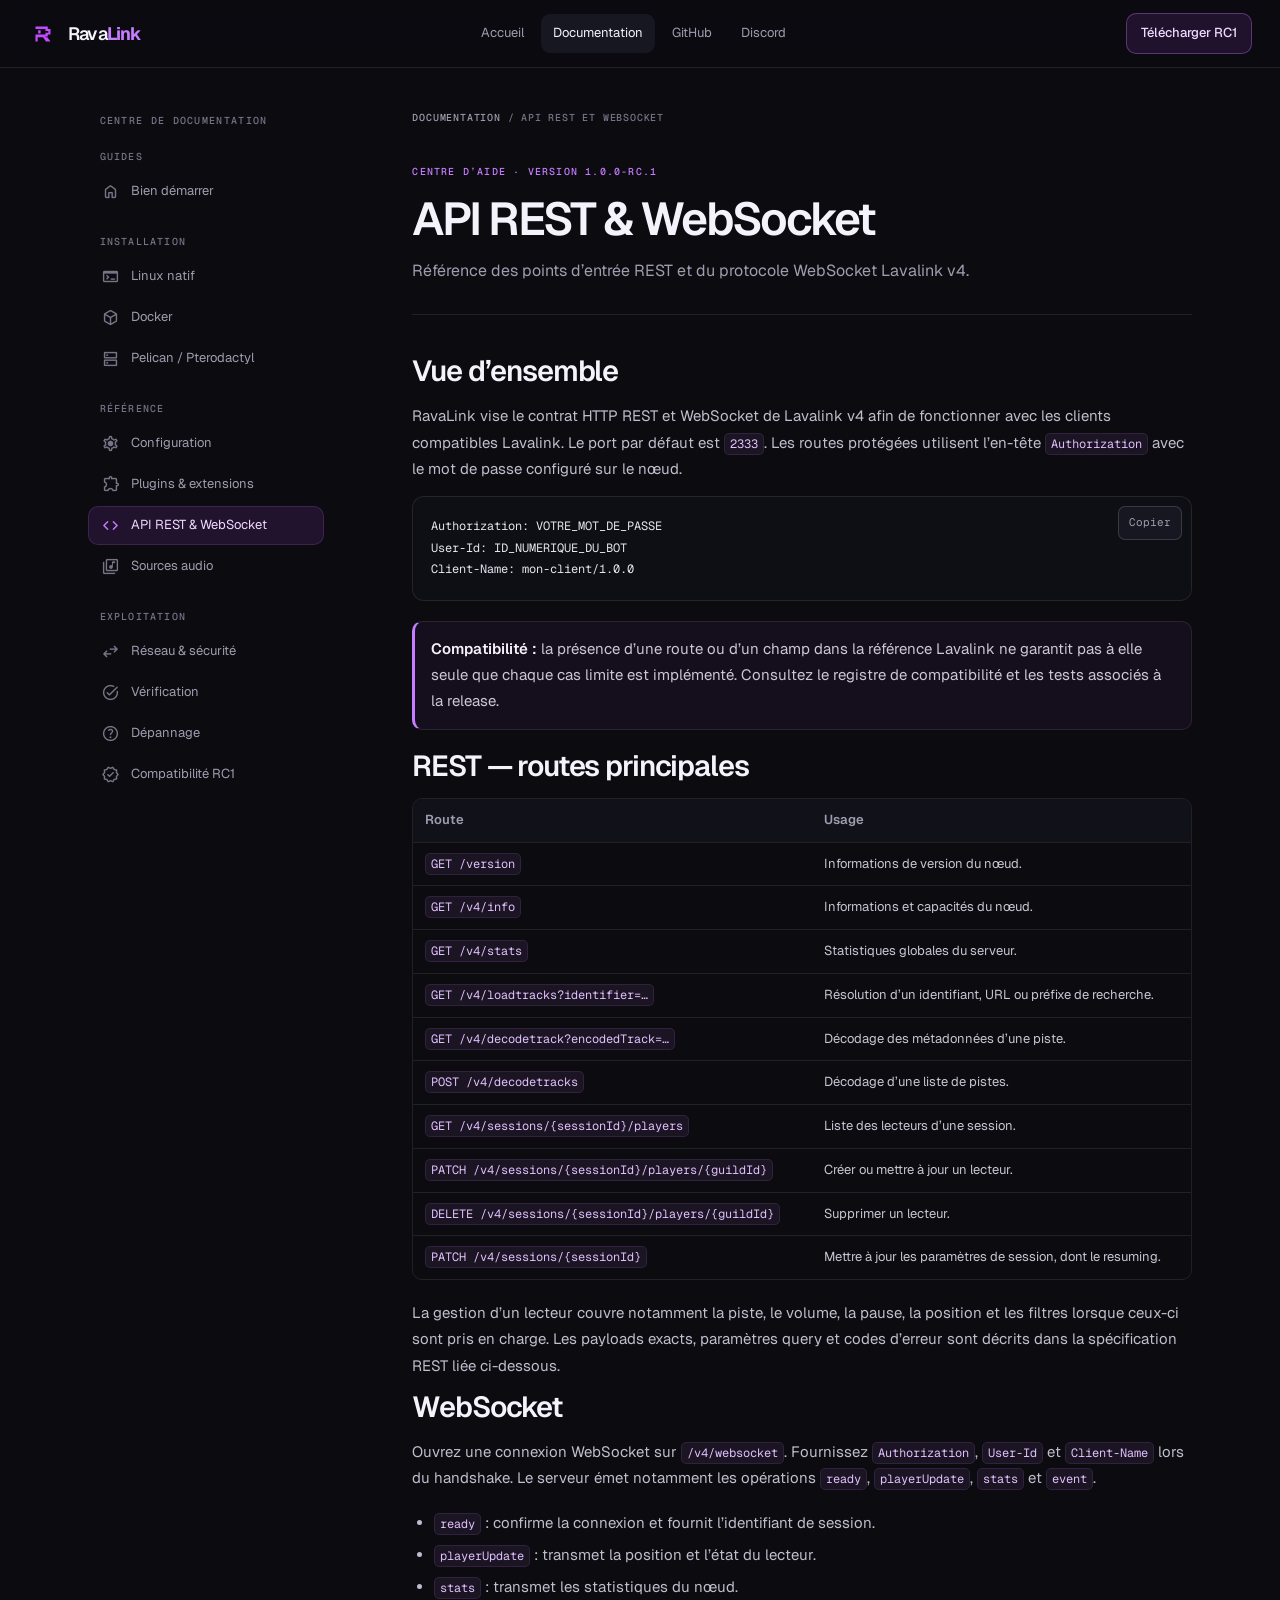
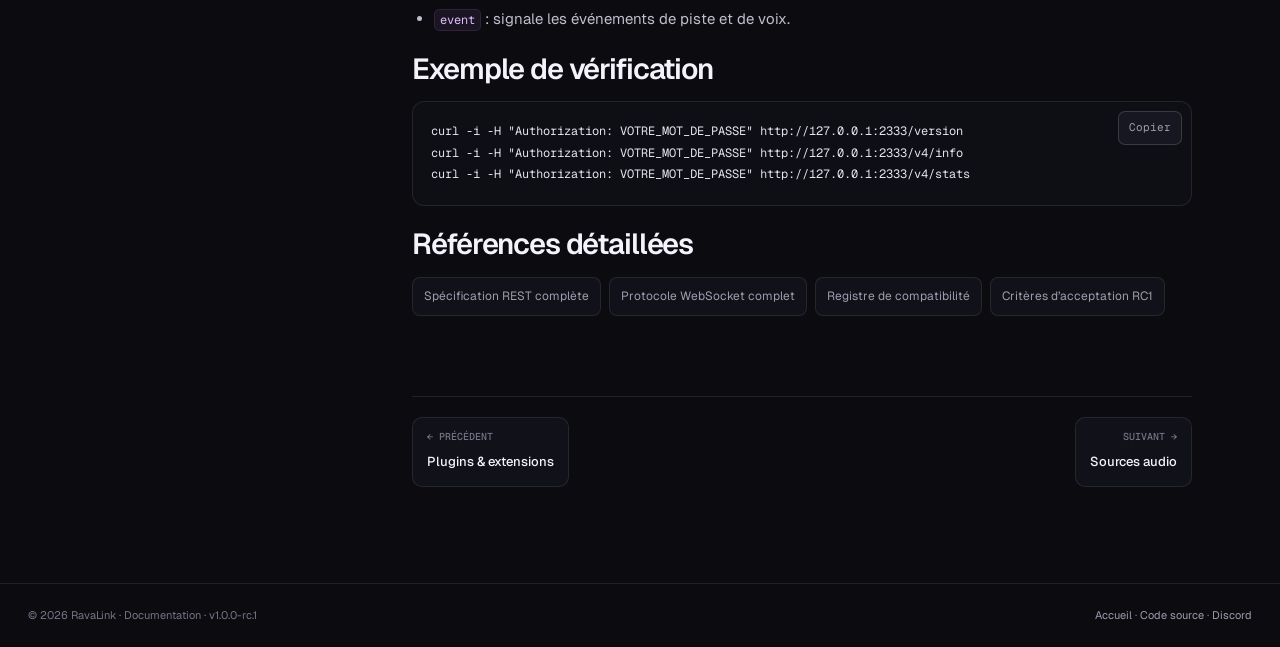
<file: docs-api.html>
<!doctype html><html lang="fr"><head><meta charset="utf-8"><meta name="viewport" content="width=device-width,initial-scale=1,viewport-fit=cover"><meta name="theme-color" content="#08080c"><meta name="description" content="Référence des points d’entrée REST et du protocole WebSocket Lavalink v4."><title>API REST & WebSocket — RavaLink</title><link rel="stylesheet" href="docs.css"></head><body><header><div class="top"><a class="brand" href="index.html"><svg viewBox="0 0 1024 1024" aria-hidden="true"><path fill="#c34bff" d="M256 256h420v87h-420zM348 383h82v108h-82zM595 343h173v68h-173zM693 411h75v55h-75zM595 466h173v65h-173zM256 531h420v64h-420zM256 595h339v24h-339zM256 619h73v149h-73zM514 619h146l108 149H614z"/></svg><span>Rava<b>Link</b></span></a><nav class="toplinks"><a href="index.html">Accueil</a><a class="active" href="docs.html">Documentation</a><a href="https://github.com/Ravalink-Project/Ravalink">GitHub</a><a href="https://discord.gg/PBxB5eFNUp">Discord</a></nav><button class="mobile-menu" id="menuBtn" aria-expanded="false"><span class="material-symbols-rounded" aria-hidden="true">menu</span> Menu</button><a class="btn" href="https://github.com/Ravalink-Project/Ravalink/releases/tag/v1.0.0-rc.1">Télécharger RC1</a></div></header><div class="shell"><aside class="sidebar" id="sidebar"><div class="side-brand">CENTRE DE DOCUMENTATION</div><div class="side-group"><h3>GUIDES</h3><a class="side-link" href="docs.html"><span class="ico material-symbols-rounded">home</span>Bien démarrer</a></div><div class="side-group"><h3>INSTALLATION</h3><a class="side-link" href="docs-native.html"><span class="ico material-symbols-rounded">terminal</span>Linux natif</a><a class="side-link" href="docs-docker.html"><span class="ico material-symbols-rounded">deployed_code</span>Docker</a><a class="side-link" href="docs-panels.html"><span class="ico material-symbols-rounded">dns</span>Pelican / Pterodactyl</a></div><div class="side-group"><h3>RÉFÉRENCE</h3><a class="side-link" href="docs-config.html"><span class="ico material-symbols-rounded">settings</span>Configuration</a><a class="side-link " href="docs-plugins.html"><span class="ico material-symbols-rounded">extension</span>Plugins & extensions</a><a class="side-link active" href="docs-api.html"><span class="ico material-symbols-rounded">code</span>API REST & WebSocket</a><a class="side-link" href="docs-providers.html"><span class="ico material-symbols-rounded">library_music</span>Sources audio</a></div><div class="side-group"><h3>EXPLOITATION</h3><a class="side-link" href="docs-operations.html#network"><span class="ico material-symbols-rounded">swap_horiz</span>Réseau & sécurité</a><a class="side-link" href="docs-operations.html#verify"><span class="ico material-symbols-rounded">task_alt</span>Vérification</a><a class="side-link" href="docs-operations.html#trouble"><span class="ico material-symbols-rounded">help</span>Dépannage</a><a class="side-link" href="docs-operations.html#limits"><span class="ico material-symbols-rounded">verified</span>Compatibilité RC1</a></div></aside><main class="content"><div class="crumb"><a href="docs.html">DOCUMENTATION</a> / API REST ET WEBSOCKET</div><div class="page-head"><span class="eyebrow">CENTRE D’AIDE · VERSION 1.0.0-RC.1</span><h1>API REST & WebSocket</h1><p>Référence des points d’entrée REST et du protocole WebSocket Lavalink v4.</p></div><section class="doc"><h2>Vue d’ensemble</h2><p>RavaLink vise le contrat HTTP REST et WebSocket de Lavalink v4 afin de fonctionner avec les clients compatibles Lavalink. Le port par défaut est <code>2333</code>. Les routes protégées utilisent l’en-tête <code>Authorization</code> avec le mot de passe configuré sur le nœud.</p><pre><code>Authorization: VOTRE_MOT_DE_PASSE
User-Id: ID_NUMERIQUE_DU_BOT
Client-Name: mon-client/1.0.0</code></pre><div class="callout"><strong>Compatibilité :</strong> la présence d’une route ou d’un champ dans la référence Lavalink ne garantit pas à elle seule que chaque cas limite est implémenté. Consultez le registre de compatibilité et les tests associés à la release.</div><h2>REST — routes principales</h2><div class="table-wrap"><table><thead><tr><th>Route</th><th>Usage</th></tr></thead><tbody><tr><td><code>GET /version</code></td><td>Informations de version du nœud.</td></tr><tr><td><code>GET /v4/info</code></td><td>Informations et capacités du nœud.</td></tr><tr><td><code>GET /v4/stats</code></td><td>Statistiques globales du serveur.</td></tr><tr><td><code>GET /v4/loadtracks?identifier=…</code></td><td>Résolution d’un identifiant, URL ou préfixe de recherche.</td></tr><tr><td><code>GET /v4/decodetrack?encodedTrack=…</code></td><td>Décodage des métadonnées d’une piste.</td></tr><tr><td><code>POST /v4/decodetracks</code></td><td>Décodage d’une liste de pistes.</td></tr><tr><td><code>GET /v4/sessions/{sessionId}/players</code></td><td>Liste des lecteurs d’une session.</td></tr><tr><td><code>PATCH /v4/sessions/{sessionId}/players/{guildId}</code></td><td>Créer ou mettre à jour un lecteur.</td></tr><tr><td><code>DELETE /v4/sessions/{sessionId}/players/{guildId}</code></td><td>Supprimer un lecteur.</td></tr><tr><td><code>PATCH /v4/sessions/{sessionId}</code></td><td>Mettre à jour les paramètres de session, dont le resuming.</td></tr></tbody></table></div><p>La gestion d’un lecteur couvre notamment la piste, le volume, la pause, la position et les filtres lorsque ceux-ci sont pris en charge. Les payloads exacts, paramètres query et codes d’erreur sont décrits dans la spécification REST liée ci-dessous.</p><h2>WebSocket</h2><p>Ouvrez une connexion WebSocket sur <code>/v4/websocket</code>. Fournissez <code>Authorization</code>, <code>User-Id</code> et <code>Client-Name</code> lors du handshake. Le serveur émet notamment les opérations <code>ready</code>, <code>playerUpdate</code>, <code>stats</code> et <code>event</code>.</p><ul><li><code>ready</code> : confirme la connexion et fournit l’identifiant de session.</li><li><code>playerUpdate</code> : transmet la position et l’état du lecteur.</li><li><code>stats</code> : transmet les statistiques du nœud.</li><li><code>event</code> : signale les événements de piste et de voix.</li></ul><h2>Exemple de vérification</h2><pre><code>curl -i -H "Authorization: VOTRE_MOT_DE_PASSE" http://127.0.0.1:2333/version
curl -i -H "Authorization: VOTRE_MOT_DE_PASSE" http://127.0.0.1:2333/v4/info
curl -i -H "Authorization: VOTRE_MOT_DE_PASSE" http://127.0.0.1:2333/v4/stats</code></pre><h2>Références détaillées</h2><div class="links"><a href="https://github.com/Ravalink-Project/Ravalink/blob/master/docs/api/rest.md">Spécification REST complète</a><a href="https://github.com/Ravalink-Project/Ravalink/blob/master/docs/api/websocket.md">Protocole WebSocket complet</a><a href="https://github.com/Ravalink-Project/Ravalink/blob/master/COMPATIBILITY.md">Registre de compatibilité</a><a href="https://github.com/Ravalink-Project/Ravalink/blob/master/RC1_ACCEPTANCE.md">Critères d’acceptation RC1</a></div></section><nav class="page-nav"><a href="docs-plugins.html"><small>← PRÉCÉDENT</small><strong>Plugins & extensions</strong></a><a href="docs-providers.html" style="text-align:right"><small>SUIVANT →</small><strong>Sources audio</strong></a></nav></main></div><footer><div class="foot"><span>© 2026 RavaLink · Documentation · v1.0.0-rc.1</span><span><a href="index.html">Accueil</a> · <a href="https://github.com/Ravalink-Project/Ravalink">Code source</a> · <a href="https://discord.gg/PBxB5eFNUp">Discord</a></span></div></footer><script src="docs.js"></script></body></html>
</file>
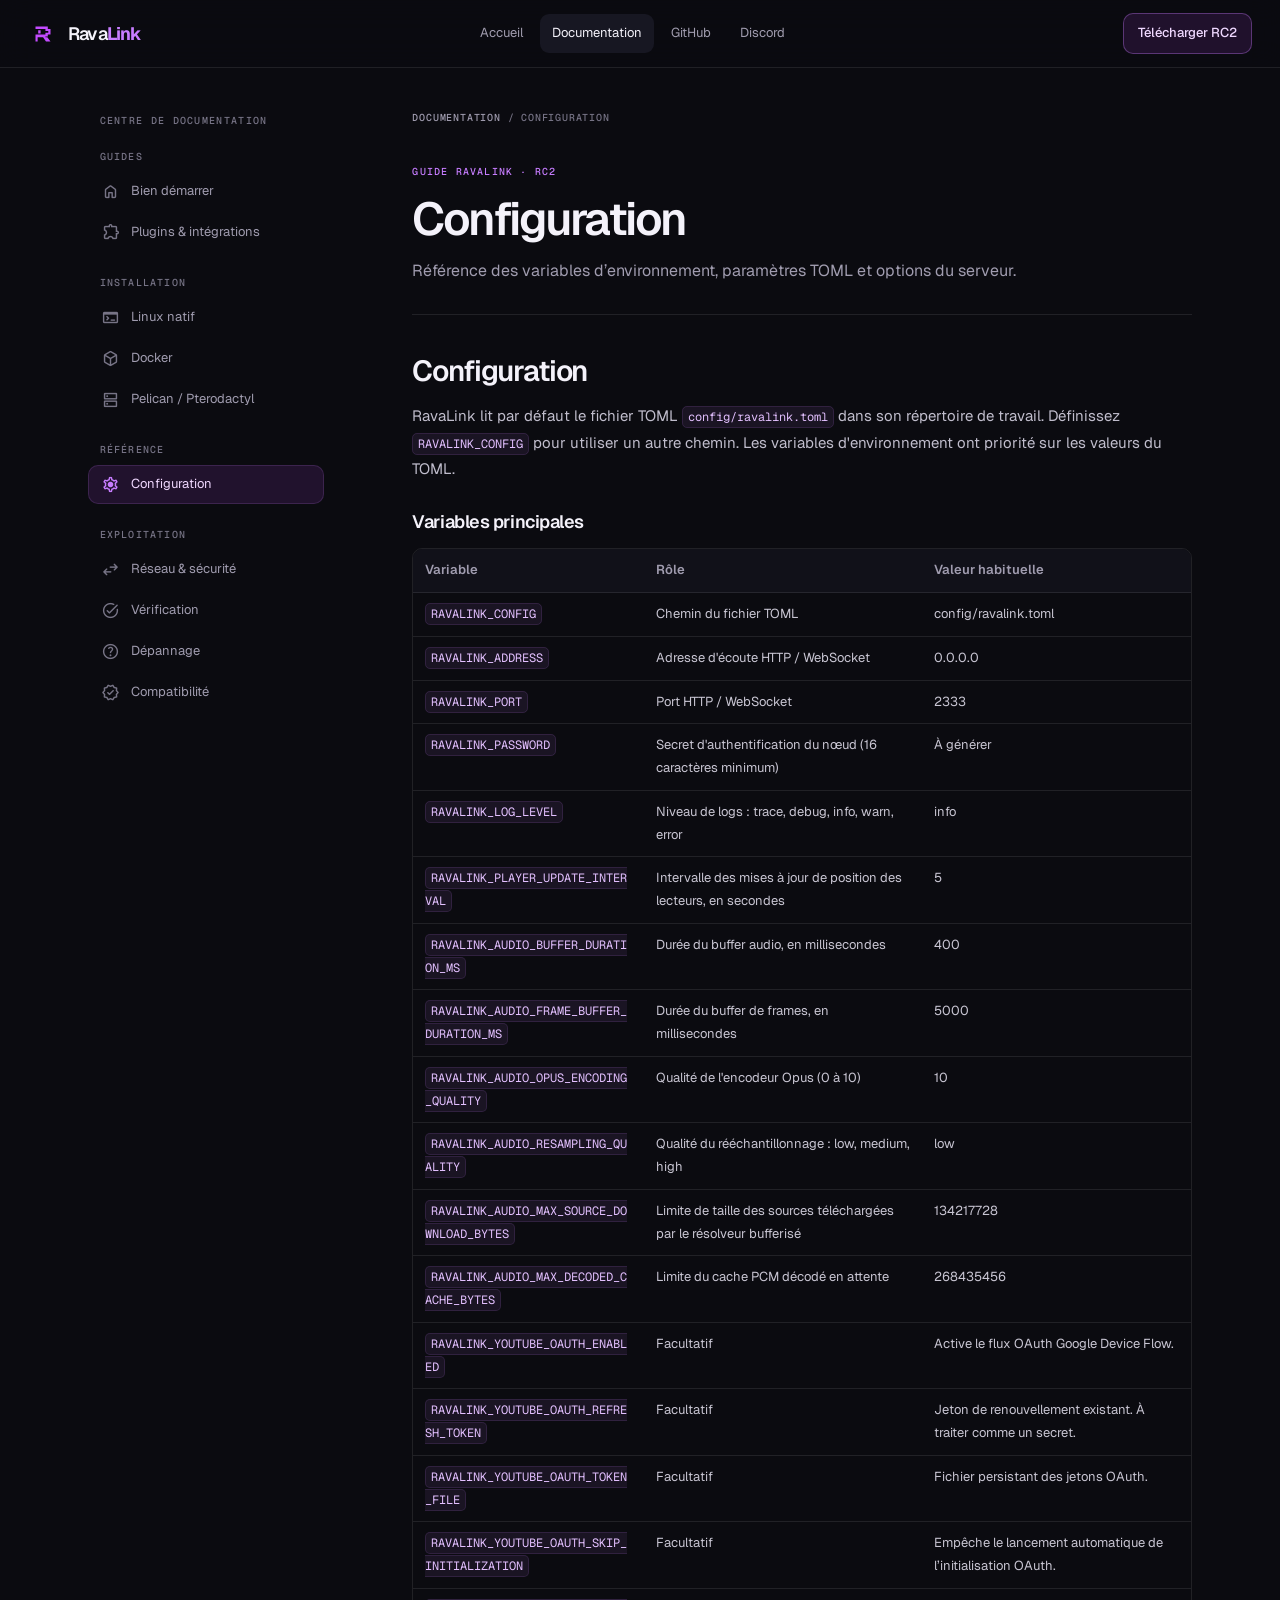
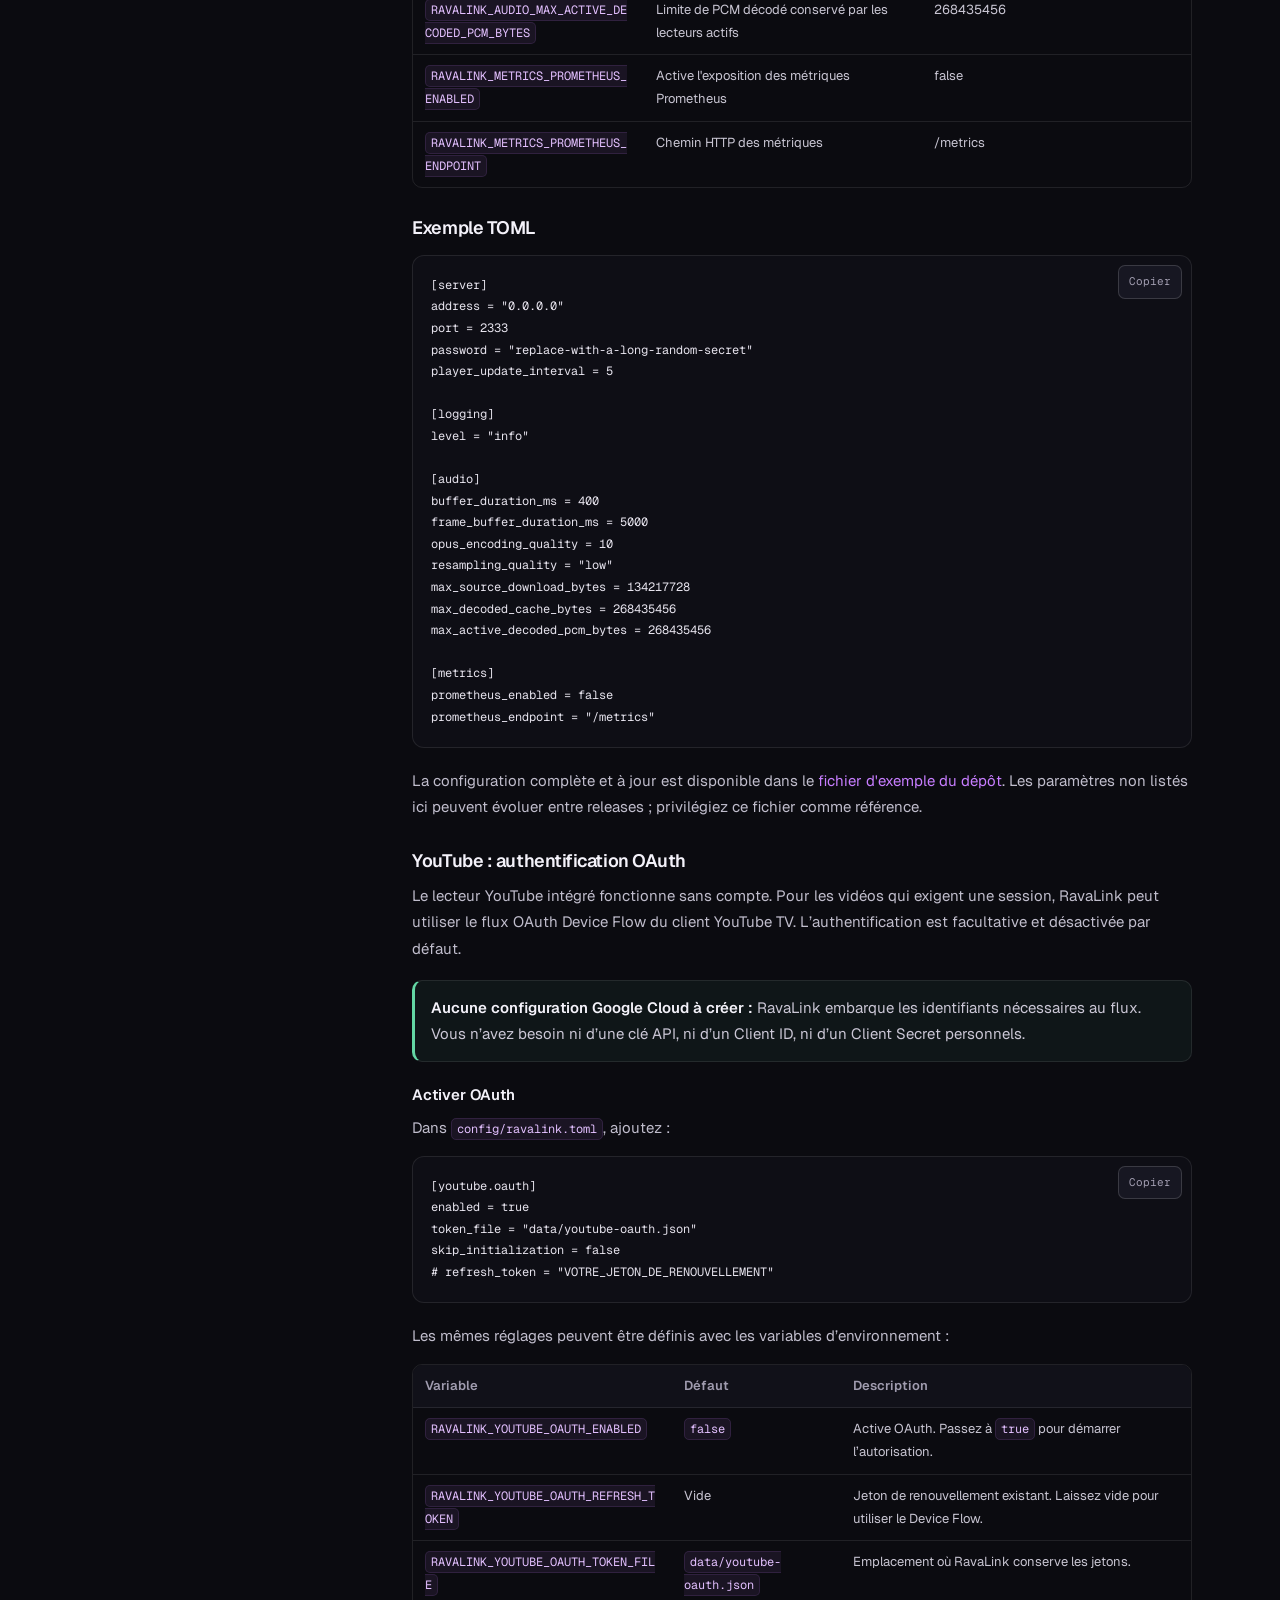
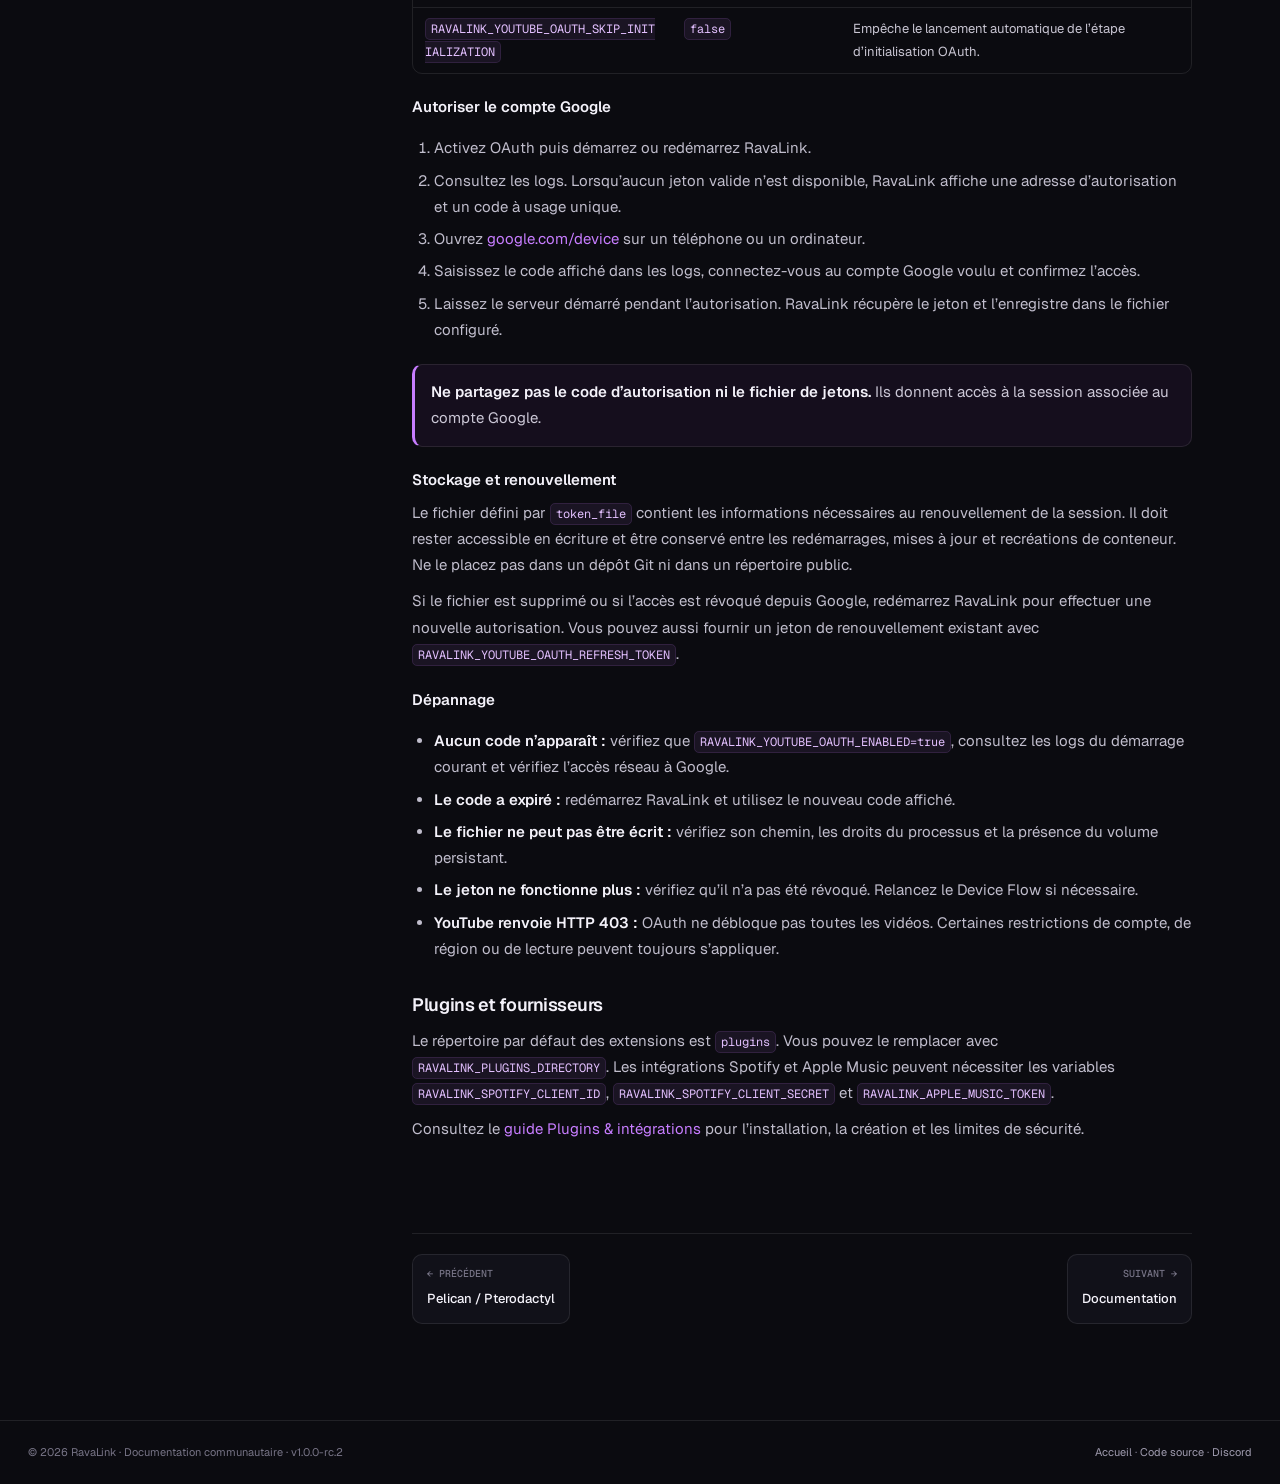
<file: docs-config.html>
<!doctype html><html lang="fr"><head><meta charset="utf-8"><meta name="viewport" content="width=device-width,initial-scale=1,viewport-fit=cover"><meta name="theme-color" content="#08080c"><meta name="description" content="Référence des variables d’environnement, paramètres TOML et options du serveur."><title>Configuration — RavaLink</title><link rel="stylesheet" href="docs.css"></head><body><header><div class="top"><a class="brand" href="index.html"><svg viewBox="0 0 1024 1024" aria-hidden="true"><path fill="#c34bff" d="M256 256h420v87h-420zM348 383h82v108h-82zM595 343h173v68h-173zM693 411h75v55h-75zM595 466h173v65h-173zM256 531h420v64h-420zM256 595h339v24h-339zM256 619h73v149h-73zM514 619h146l108 149H614z"/></svg><span>Rava<b>Link</b></span></a><nav class="toplinks"><a href="index.html">Accueil</a><a class="active" href="docs.html">Documentation</a><a href="https://github.com/Ravalink-Project/Ravalink">GitHub</a><a href="https://discord.gg/PBxB5eFNUp">Discord</a></nav><button class="mobile-menu" id="menuBtn" aria-expanded="false"><span class="material-symbols-rounded" aria-hidden="true">menu</span> Menu</button><a class="btn" href="https://github.com/Ravalink-Project/Ravalink/releases/tag/v1.0.0-rc.2">Télécharger RC2</a></div></header><div class="shell"><aside class="sidebar" id="sidebar"><div class="side-brand">CENTRE DE DOCUMENTATION</div><div class="side-group"><h3>GUIDES</h3><a class="side-link " href="docs.html"><span class="ico material-symbols-rounded" aria-hidden="true">home</span>Bien démarrer</a><a class="side-link " href="docs-plugins.html"><span class="ico material-symbols-rounded" aria-hidden="true">extension</span>Plugins & intégrations</a></div><div class="side-group"><h3>INSTALLATION</h3><a class="side-link " href="docs-native.html"><span class="ico material-symbols-rounded" aria-hidden="true">terminal</span>Linux natif</a><a class="side-link " href="docs-docker.html"><span class="ico material-symbols-rounded" aria-hidden="true">deployed_code</span>Docker</a><a class="side-link " href="docs-panels.html"><span class="ico material-symbols-rounded" aria-hidden="true">dns</span>Pelican / Pterodactyl</a></div><div class="side-group"><h3>RÉFÉRENCE</h3><a class="side-link active" href="docs-config.html"><span class="ico material-symbols-rounded" aria-hidden="true">settings</span>Configuration</a></div><div class="side-group"><h3>EXPLOITATION</h3><a class="side-link " href="docs-operations.html#network"><span class="ico material-symbols-rounded" aria-hidden="true">swap_horiz</span>Réseau & sécurité</a><a class="side-link " href="docs-operations.html#verify"><span class="ico material-symbols-rounded" aria-hidden="true">task_alt</span>Vérification</a><a class="side-link " href="docs-operations.html#trouble"><span class="ico material-symbols-rounded" aria-hidden="true">help</span>Dépannage</a><a class="side-link " href="docs-operations.html#limits"><span class="ico material-symbols-rounded" aria-hidden="true">verified</span>Compatibilité</a></div></aside><main class="content"><div class="crumb"><a href="docs.html">DOCUMENTATION</a> / CONFIGURATION</div><div class="page-head"><span class="eyebrow">GUIDE RAVALINK · RC2</span><h1>Configuration</h1><p>Référence des variables d’environnement, paramètres TOML et options du serveur.</p></div><section class="doc" id="config">
<h2>Configuration</h2>
<p>RavaLink lit par défaut le fichier TOML <code>config/ravalink.toml</code> dans son répertoire de travail. Définissez <code>RAVALINK_CONFIG</code> pour utiliser un autre chemin. Les variables d'environnement ont priorité sur les valeurs du TOML.</p>
<h3>Variables principales</h3>
<div class="table-wrap"><table><thead><tr><th>Variable</th><th>Rôle</th><th>Valeur habituelle</th></tr></thead><tbody>
<tr><td><code>RAVALINK_CONFIG</code></td><td>Chemin du fichier TOML</td><td>config/ravalink.toml</td></tr>
<tr><td><code>RAVALINK_ADDRESS</code></td><td>Adresse d'écoute HTTP / WebSocket</td><td>0.0.0.0</td></tr>
<tr><td><code>RAVALINK_PORT</code></td><td>Port HTTP / WebSocket</td><td>2333</td></tr>
<tr><td><code>RAVALINK_PASSWORD</code></td><td>Secret d'authentification du nœud (16 caractères minimum)</td><td>À générer</td></tr>
<tr><td><code>RAVALINK_LOG_LEVEL</code></td><td>Niveau de logs : trace, debug, info, warn, error</td><td>info</td></tr>
<tr><td><code>RAVALINK_PLAYER_UPDATE_INTERVAL</code></td><td>Intervalle des mises à jour de position des lecteurs, en secondes</td><td>5</td></tr>
<tr><td><code>RAVALINK_AUDIO_BUFFER_DURATION_MS</code></td><td>Durée du buffer audio, en millisecondes</td><td>400</td></tr>
<tr><td><code>RAVALINK_AUDIO_FRAME_BUFFER_DURATION_MS</code></td><td>Durée du buffer de frames, en millisecondes</td><td>5000</td></tr>
<tr><td><code>RAVALINK_AUDIO_OPUS_ENCODING_QUALITY</code></td><td>Qualité de l'encodeur Opus (0 à 10)</td><td>10</td></tr>
<tr><td><code>RAVALINK_AUDIO_RESAMPLING_QUALITY</code></td><td>Qualité du rééchantillonnage : low, medium, high</td><td>low</td></tr>
<tr><td><code>RAVALINK_AUDIO_MAX_SOURCE_DOWNLOAD_BYTES</code></td><td>Limite de taille des sources téléchargées par le résolveur bufferisé</td><td>134217728</td></tr>
<tr><td><code>RAVALINK_AUDIO_MAX_DECODED_CACHE_BYTES</code></td><td>Limite du cache PCM décodé en attente</td><td>268435456</td></tr>
<tr><td><code>RAVALINK_YOUTUBE_OAUTH_ENABLED</code></td><td>Facultatif</td><td>Active le flux OAuth Google Device Flow.</td></tr><tr><td><code>RAVALINK_YOUTUBE_OAUTH_REFRESH_TOKEN</code></td><td>Facultatif</td><td>Jeton de renouvellement existant. À traiter comme un secret.</td></tr><tr><td><code>RAVALINK_YOUTUBE_OAUTH_TOKEN_FILE</code></td><td>Facultatif</td><td>Fichier persistant des jetons OAuth.</td></tr><tr><td><code>RAVALINK_YOUTUBE_OAUTH_SKIP_INITIALIZATION</code></td><td>Facultatif</td><td>Empêche le lancement automatique de l’initialisation OAuth.</td></tr><tr><td><code>RAVALINK_AUDIO_MAX_ACTIVE_DECODED_PCM_BYTES</code></td><td>Limite de PCM décodé conservé par les lecteurs actifs</td><td>268435456</td></tr>
<tr><td><code>RAVALINK_METRICS_PROMETHEUS_ENABLED</code></td><td>Active l'exposition des métriques Prometheus</td><td>false</td></tr>
<tr><td><code>RAVALINK_METRICS_PROMETHEUS_ENDPOINT</code></td><td>Chemin HTTP des métriques</td><td>/metrics</td></tr>
</tbody></table></div>
<h3>Exemple TOML</h3>
<pre><button class="copy" type="button">Copier</button><code>[server]
address = "0.0.0.0"
port = 2333
password = "replace-with-a-long-random-secret"
player_update_interval = 5

[logging]
level = "info"

[audio]
buffer_duration_ms = 400
frame_buffer_duration_ms = 5000
opus_encoding_quality = 10
resampling_quality = "low"
max_source_download_bytes = 134217728
max_decoded_cache_bytes = 268435456
max_active_decoded_pcm_bytes = 268435456

[metrics]
prometheus_enabled = false
prometheus_endpoint = "/metrics"</code></pre>
<p>La configuration complète et à jour est disponible dans le <a href="https://github.com/Ravalink-Project/Ravalink/blob/master/config/ravalink.example.toml">fichier d'exemple du dépôt</a>. Les paramètres non listés ici peuvent évoluer entre releases ; privilégiez ce fichier comme référence.</p>
<h3 id="youtube">YouTube : authentification OAuth</h3>
<p>Le lecteur YouTube intégré fonctionne sans compte. Pour les vidéos qui exigent une session, RavaLink peut utiliser le flux OAuth Device Flow du client YouTube TV. L’authentification est facultative et désactivée par défaut.</p>
<div class="callout good"><strong>Aucune configuration Google Cloud à créer :</strong> RavaLink embarque les identifiants nécessaires au flux. Vous n’avez besoin ni d’une clé API, ni d’un Client ID, ni d’un Client Secret personnels.</div>
<h4>Activer OAuth</h4><p>Dans <code>config/ravalink.toml</code>, ajoutez :</p>
<pre><button class="copy" type="button">Copier</button><code>[youtube.oauth]
enabled = true
token_file = "data/youtube-oauth.json"
skip_initialization = false
# refresh_token = "VOTRE_JETON_DE_RENOUVELLEMENT"</code></pre>
<p>Les mêmes réglages peuvent être définis avec les variables d’environnement :</p>
<div class="table-wrap"><table><thead><tr><th>Variable</th><th>Défaut</th><th>Description</th></tr></thead><tbody>
<tr><td><code>RAVALINK_YOUTUBE_OAUTH_ENABLED</code></td><td><code>false</code></td><td>Active OAuth. Passez à <code>true</code> pour démarrer l’autorisation.</td></tr>
<tr><td><code>RAVALINK_YOUTUBE_OAUTH_REFRESH_TOKEN</code></td><td>Vide</td><td>Jeton de renouvellement existant. Laissez vide pour utiliser le Device Flow.</td></tr>
<tr><td><code>RAVALINK_YOUTUBE_OAUTH_TOKEN_FILE</code></td><td><code>data/youtube-oauth.json</code></td><td>Emplacement où RavaLink conserve les jetons.</td></tr>
<tr><td><code>RAVALINK_YOUTUBE_OAUTH_SKIP_INITIALIZATION</code></td><td><code>false</code></td><td>Empêche le lancement automatique de l’étape d’initialisation OAuth.</td></tr>
</tbody></table></div>
<h4>Autoriser le compte Google</h4>
<ol><li>Activez OAuth puis démarrez ou redémarrez RavaLink.</li><li>Consultez les logs. Lorsqu’aucun jeton valide n’est disponible, RavaLink affiche une adresse d’autorisation et un code à usage unique.</li><li>Ouvrez <a href="https://google.com/device" target="_blank" rel="noopener">google.com/device</a> sur un téléphone ou un ordinateur.</li><li>Saisissez le code affiché dans les logs, connectez-vous au compte Google voulu et confirmez l’accès.</li><li>Laissez le serveur démarré pendant l’autorisation. RavaLink récupère le jeton et l’enregistre dans le fichier configuré.</li></ol>
<div class="callout"><strong>Ne partagez pas le code d’autorisation ni le fichier de jetons.</strong> Ils donnent accès à la session associée au compte Google.</div>
<h4>Stockage et renouvellement</h4>
<p>Le fichier défini par <code>token_file</code> contient les informations nécessaires au renouvellement de la session. Il doit rester accessible en écriture et être conservé entre les redémarrages, mises à jour et recréations de conteneur. Ne le placez pas dans un dépôt Git ni dans un répertoire public.</p>
<p>Si le fichier est supprimé ou si l’accès est révoqué depuis Google, redémarrez RavaLink pour effectuer une nouvelle autorisation. Vous pouvez aussi fournir un jeton de renouvellement existant avec <code>RAVALINK_YOUTUBE_OAUTH_REFRESH_TOKEN</code>.</p>
<h4>Dépannage</h4>
<ul><li><strong>Aucun code n’apparaît :</strong> vérifiez que <code>RAVALINK_YOUTUBE_OAUTH_ENABLED=true</code>, consultez les logs du démarrage courant et vérifiez l’accès réseau à Google.</li><li><strong>Le code a expiré :</strong> redémarrez RavaLink et utilisez le nouveau code affiché.</li><li><strong>Le fichier ne peut pas être écrit :</strong> vérifiez son chemin, les droits du processus et la présence du volume persistant.</li><li><strong>Le jeton ne fonctionne plus :</strong> vérifiez qu’il n’a pas été révoqué. Relancez le Device Flow si nécessaire.</li><li><strong>YouTube renvoie HTTP 403 :</strong> OAuth ne débloque pas toutes les vidéos. Certaines restrictions de compte, de région ou de lecture peuvent toujours s’appliquer.</li></ul>
<h3>Plugins et fournisseurs</h3><p>Le répertoire par défaut des extensions est <code>plugins</code>. Vous pouvez le remplacer avec <code>RAVALINK_PLUGINS_DIRECTORY</code>. Les intégrations Spotify et Apple Music peuvent nécessiter les variables <code>RAVALINK_SPOTIFY_CLIENT_ID</code>, <code>RAVALINK_SPOTIFY_CLIENT_SECRET</code> et <code>RAVALINK_APPLE_MUSIC_TOKEN</code>.</p><p>Consultez le <a href="docs-plugins.html">guide Plugins & intégrations</a> pour l’installation, la création et les limites de sécurité.</p></section><nav class="page-nav"><a href="docs-panels.html"><small>← PRÉCÉDENT</small><strong>Pelican / Pterodactyl</strong></a><a href="docs-operations.html" style="text-align:right"><small>SUIVANT →</small><strong>Documentation</strong></a></nav></main></div><footer><div class="foot"><span>© 2026 RavaLink · Documentation communautaire · v1.0.0-rc.2</span><span><a href="index.html">Accueil</a> · <a href="https://github.com/Ravalink-Project/Ravalink">Code source</a> · <a href="https://discord.gg/PBxB5eFNUp">Discord</a></span></div></footer><script src="docs.js"></script></body></html>
</file>
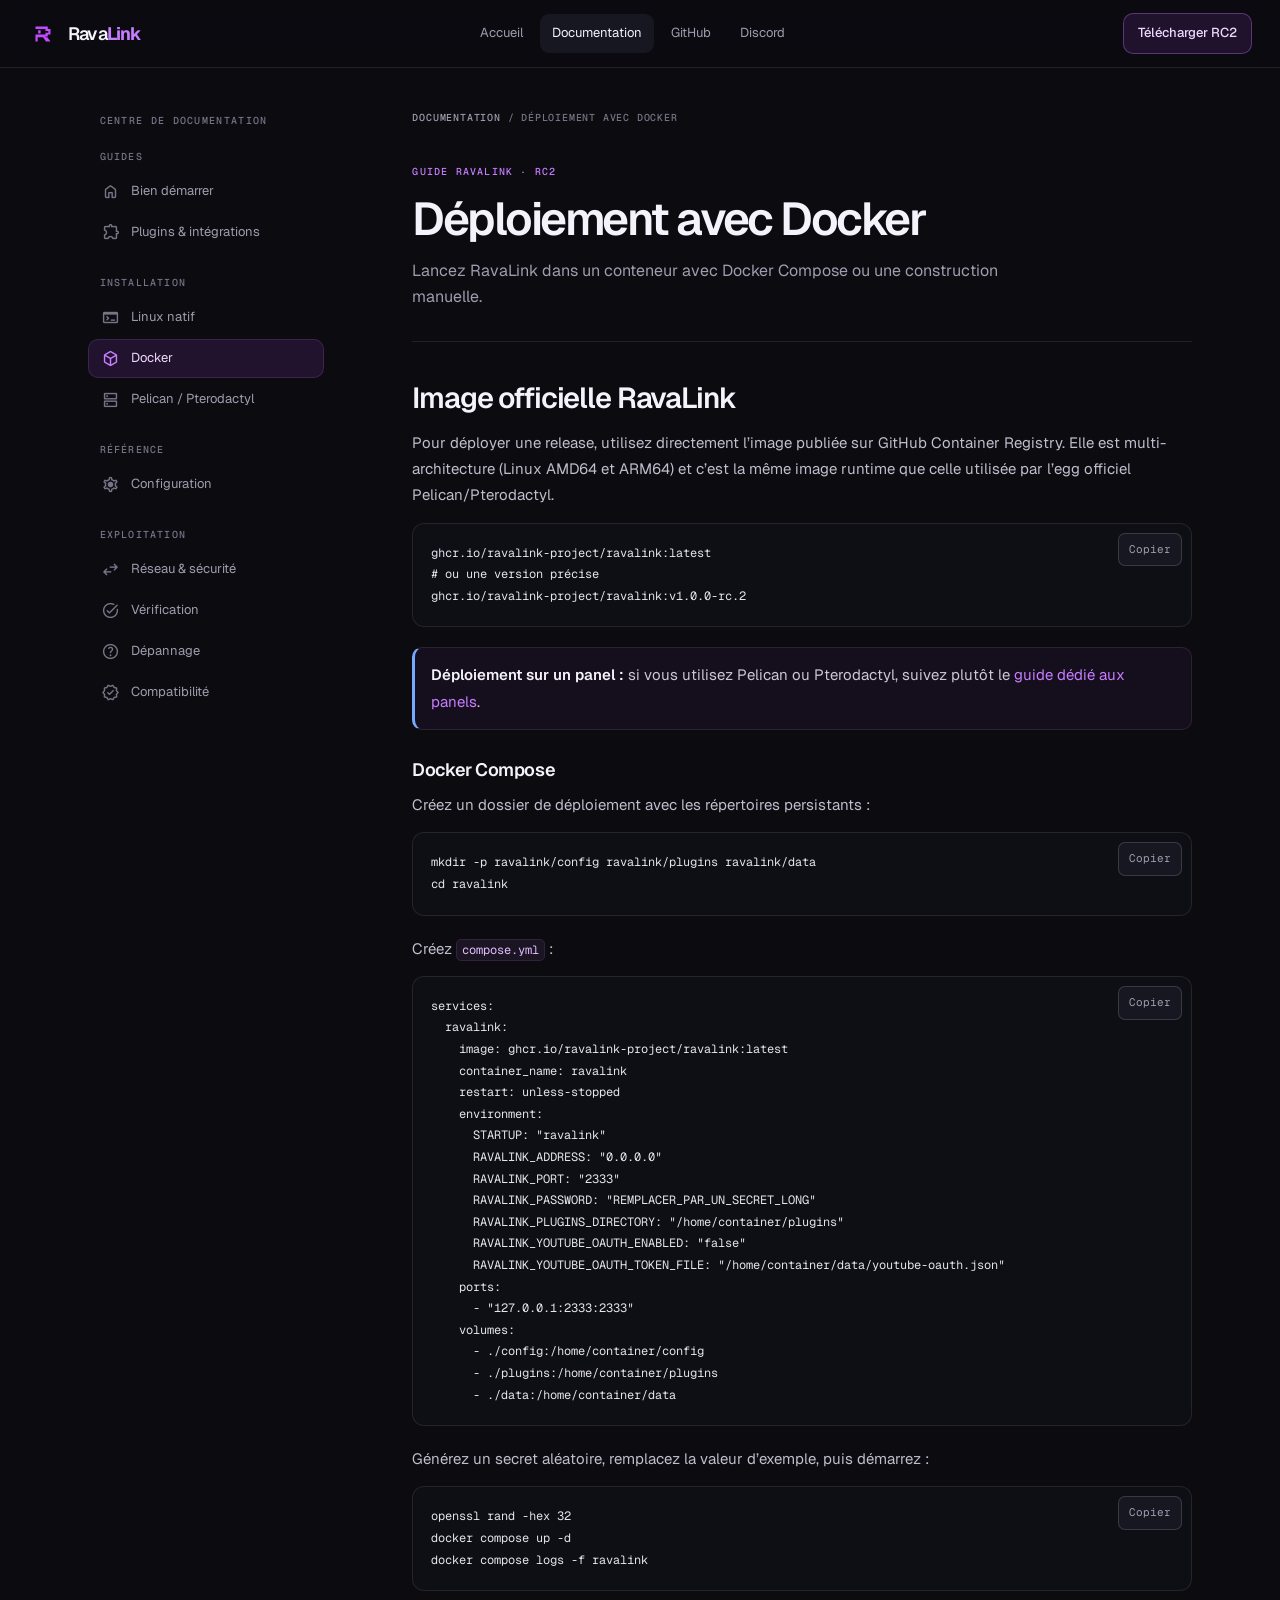
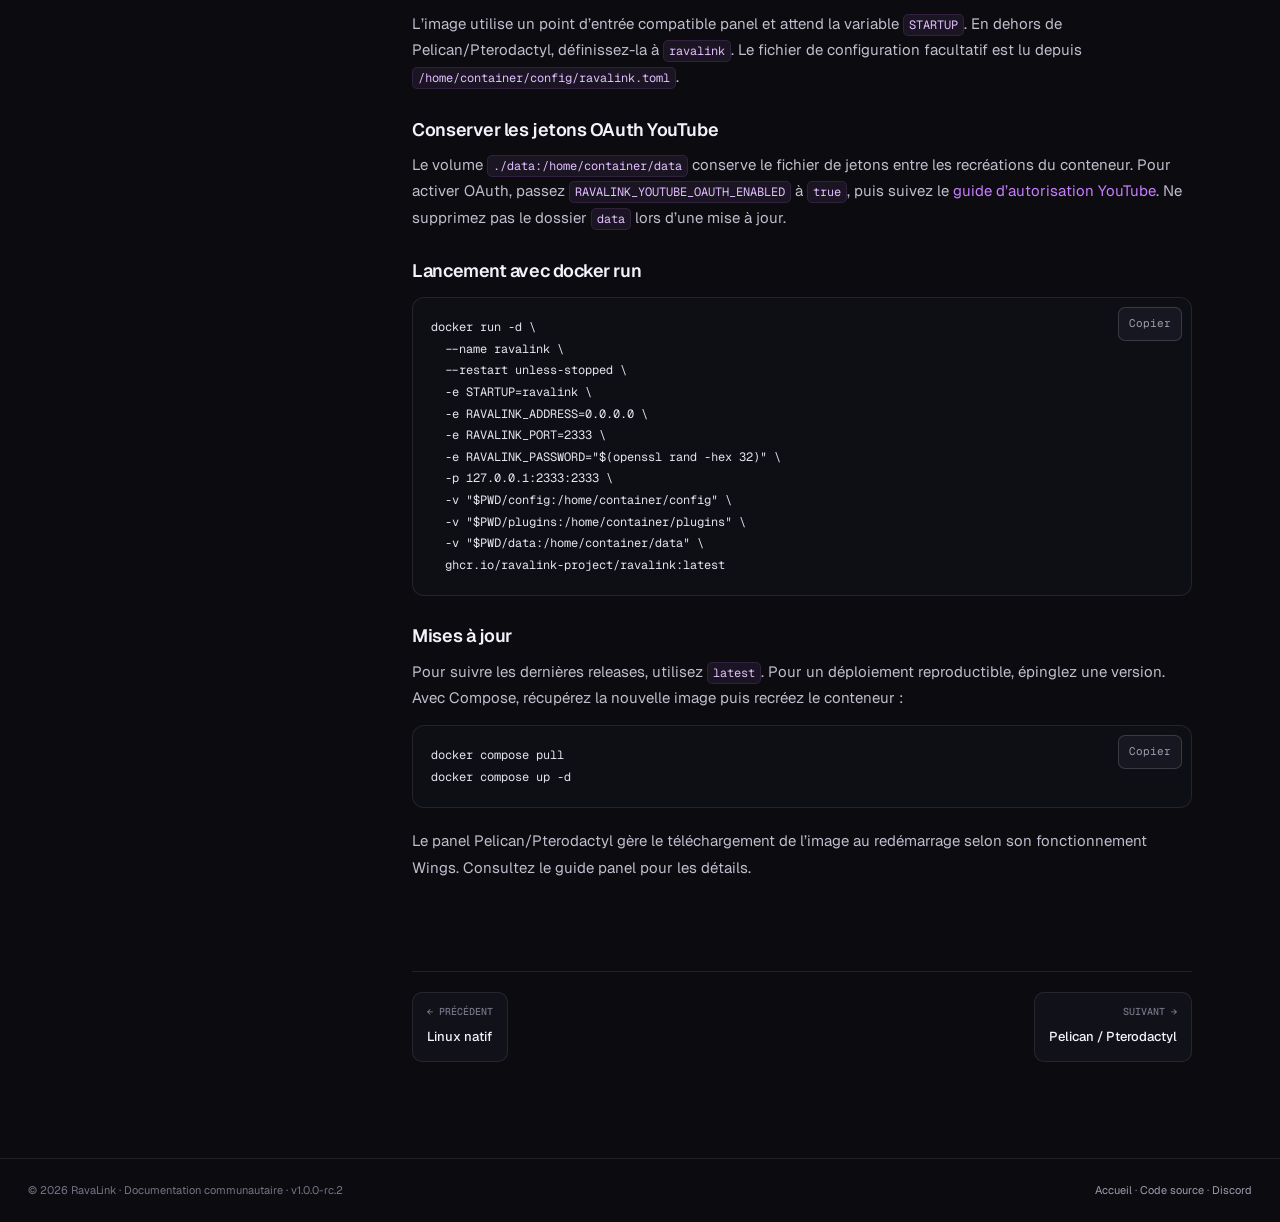
<file: docs-docker.html>
<!doctype html><html lang="fr"><head><meta charset="utf-8"><meta name="viewport" content="width=device-width,initial-scale=1,viewport-fit=cover"><meta name="theme-color" content="#08080c"><meta name="description" content="Lancez RavaLink avec l’image officielle et Docker Compose."><title>Déploiement avec Docker — RavaLink</title><link rel="stylesheet" href="docs.css"></head><body><header><div class="top"><a class="brand" href="index.html"><svg viewBox="0 0 1024 1024" aria-hidden="true"><path fill="#c34bff" d="M256 256h420v87h-420zM348 383h82v108h-82zM595 343h173v68h-173zM693 411h75v55h-75zM595 466h173v65h-173zM256 531h420v64h-420zM256 595h339v24h-339zM256 619h73v149h-73zM514 619h146l108 149H614z"/></svg><span>Rava<b>Link</b></span></a><nav class="toplinks"><a href="index.html">Accueil</a><a class="active" href="docs.html">Documentation</a><a href="https://github.com/Ravalink-Project/Ravalink">GitHub</a><a href="https://discord.gg/PBxB5eFNUp">Discord</a></nav><button class="mobile-menu" id="menuBtn" aria-expanded="false"><span class="material-symbols-rounded" aria-hidden="true">menu</span> Menu</button><a class="btn" href="https://github.com/Ravalink-Project/Ravalink/releases/tag/v1.0.0-rc.2">Télécharger RC2</a></div></header><div class="shell"><aside class="sidebar" id="sidebar"><div class="side-brand">CENTRE DE DOCUMENTATION</div><div class="side-group"><h3>GUIDES</h3><a class="side-link " href="docs.html"><span class="ico material-symbols-rounded" aria-hidden="true">home</span>Bien démarrer</a><a class="side-link " href="docs-plugins.html"><span class="ico material-symbols-rounded" aria-hidden="true">extension</span>Plugins & intégrations</a></div><div class="side-group"><h3>INSTALLATION</h3><a class="side-link " href="docs-native.html"><span class="ico material-symbols-rounded" aria-hidden="true">terminal</span>Linux natif</a><a class="side-link active" href="docs-docker.html"><span class="ico material-symbols-rounded" aria-hidden="true">deployed_code</span>Docker</a><a class="side-link " href="docs-panels.html"><span class="ico material-symbols-rounded" aria-hidden="true">dns</span>Pelican / Pterodactyl</a></div><div class="side-group"><h3>RÉFÉRENCE</h3><a class="side-link " href="docs-config.html"><span class="ico material-symbols-rounded" aria-hidden="true">settings</span>Configuration</a></div><div class="side-group"><h3>EXPLOITATION</h3><a class="side-link " href="docs-operations.html#network"><span class="ico material-symbols-rounded" aria-hidden="true">swap_horiz</span>Réseau & sécurité</a><a class="side-link " href="docs-operations.html#verify"><span class="ico material-symbols-rounded" aria-hidden="true">task_alt</span>Vérification</a><a class="side-link " href="docs-operations.html#trouble"><span class="ico material-symbols-rounded" aria-hidden="true">help</span>Dépannage</a><a class="side-link " href="docs-operations.html#limits"><span class="ico material-symbols-rounded" aria-hidden="true">verified</span>Compatibilité</a></div></aside><main class="content"><div class="crumb"><a href="docs.html">DOCUMENTATION</a> / DÉPLOIEMENT AVEC DOCKER</div><div class="page-head"><span class="eyebrow">GUIDE RAVALINK · RC2</span><h1>Déploiement avec Docker</h1><p>Lancez RavaLink dans un conteneur avec Docker Compose ou une construction manuelle.</p></div><section class="doc" id="docker"><h2>Image officielle RavaLink</h2><p>Pour déployer une release, utilisez directement l’image publiée sur GitHub Container Registry. Elle est multi-architecture (Linux AMD64 et ARM64) et c’est la même image runtime que celle utilisée par l’egg officiel Pelican/Pterodactyl.</p><pre><code>ghcr.io/ravalink-project/ravalink:latest
# ou une version précise
ghcr.io/ravalink-project/ravalink:v1.0.0-rc.2</code></pre><div class="callout info"><strong>Déploiement sur un panel :</strong> si vous utilisez Pelican ou Pterodactyl, suivez plutôt le <a href="docs-panels.html">guide dédié aux panels</a>.</div><h3 id="docker-compose">Docker Compose</h3><p>Créez un dossier de déploiement avec les répertoires persistants :</p><pre><code>mkdir -p ravalink/config ravalink/plugins ravalink/data
cd ravalink</code></pre><p>Créez <code>compose.yml</code> :</p><pre><code>services:
  ravalink:
    image: ghcr.io/ravalink-project/ravalink:latest
    container_name: ravalink
    restart: unless-stopped
    environment:
      STARTUP: "ravalink"
      RAVALINK_ADDRESS: "0.0.0.0"
      RAVALINK_PORT: "2333"
      RAVALINK_PASSWORD: "REMPLACER_PAR_UN_SECRET_LONG"
      RAVALINK_PLUGINS_DIRECTORY: "/home/container/plugins"
      RAVALINK_YOUTUBE_OAUTH_ENABLED: "false"
      RAVALINK_YOUTUBE_OAUTH_TOKEN_FILE: "/home/container/data/youtube-oauth.json"
    ports:
      - "127.0.0.1:2333:2333"
    volumes:
      - ./config:/home/container/config
      - ./plugins:/home/container/plugins
      - ./data:/home/container/data</code></pre><p>Générez un secret aléatoire, remplacez la valeur d’exemple, puis démarrez :</p><pre><code>openssl rand -hex 32
docker compose up -d
docker compose logs -f ravalink</code></pre><p>L’image utilise un point d’entrée compatible panel et attend la variable <code>STARTUP</code>. En dehors de Pelican/Pterodactyl, définissez-la à <code>ravalink</code>. Le fichier de configuration facultatif est lu depuis <code>/home/container/config/ravalink.toml</code>.</p><h3>Conserver les jetons OAuth YouTube</h3><p>Le volume <code>./data:/home/container/data</code> conserve le fichier de jetons entre les recréations du conteneur. Pour activer OAuth, passez <code>RAVALINK_YOUTUBE_OAUTH_ENABLED</code> à <code>true</code>, puis suivez le <a href="docs-config.html#youtube">guide d’autorisation YouTube</a>. Ne supprimez pas le dossier <code>data</code> lors d’une mise à jour.</p><h3 id="docker-run">Lancement avec docker run</h3><pre><code>docker run -d \
  --name ravalink \
  --restart unless-stopped \
  -e STARTUP=ravalink \
  -e RAVALINK_ADDRESS=0.0.0.0 \
  -e RAVALINK_PORT=2333 \
  -e RAVALINK_PASSWORD="$(openssl rand -hex 32)" \
  -p 127.0.0.1:2333:2333 \
  -v "$PWD/config:/home/container/config" \
  -v "$PWD/plugins:/home/container/plugins" \
  -v "$PWD/data:/home/container/data" \
  ghcr.io/ravalink-project/ravalink:latest</code></pre><h3>Mises à jour</h3><p>Pour suivre les dernières releases, utilisez <code>latest</code>. Pour un déploiement reproductible, épinglez une version. Avec Compose, récupérez la nouvelle image puis recréez le conteneur :</p><pre><code>docker compose pull
docker compose up -d</code></pre><p>Le panel Pelican/Pterodactyl gère le téléchargement de l’image au redémarrage selon son fonctionnement Wings. Consultez le guide panel pour les détails.</p></section><nav class="page-nav"><a href="docs-native.html"><small>← PRÉCÉDENT</small><strong>Linux natif</strong></a><a href="docs-panels.html" style="text-align:right"><small>SUIVANT →</small><strong>Pelican / Pterodactyl</strong></a></nav></main></div><footer><div class="foot"><span>© 2026 RavaLink · Documentation communautaire · v1.0.0-rc.2</span><span><a href="index.html">Accueil</a> · <a href="https://github.com/Ravalink-Project/Ravalink">Code source</a> · <a href="https://discord.gg/PBxB5eFNUp">Discord</a></span></div></footer><script src="docs.js"></script></body></html>
</file>
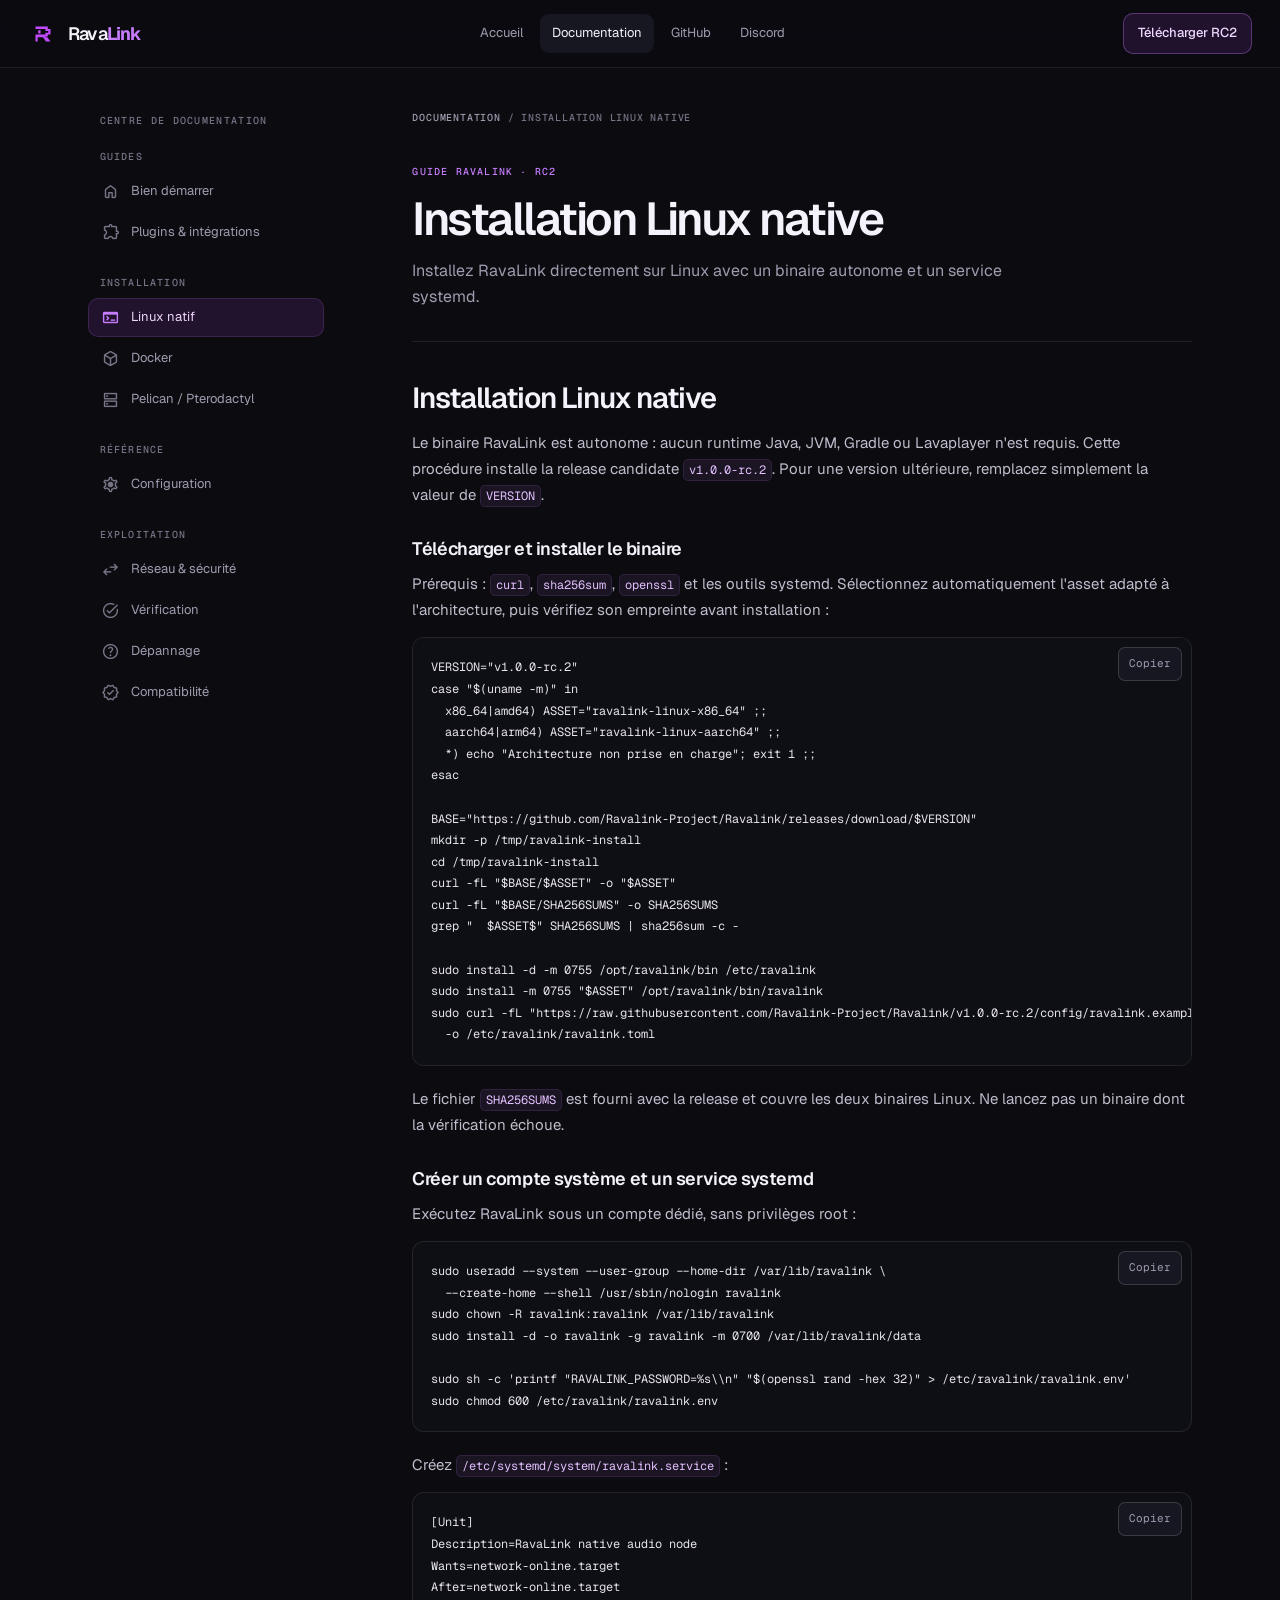
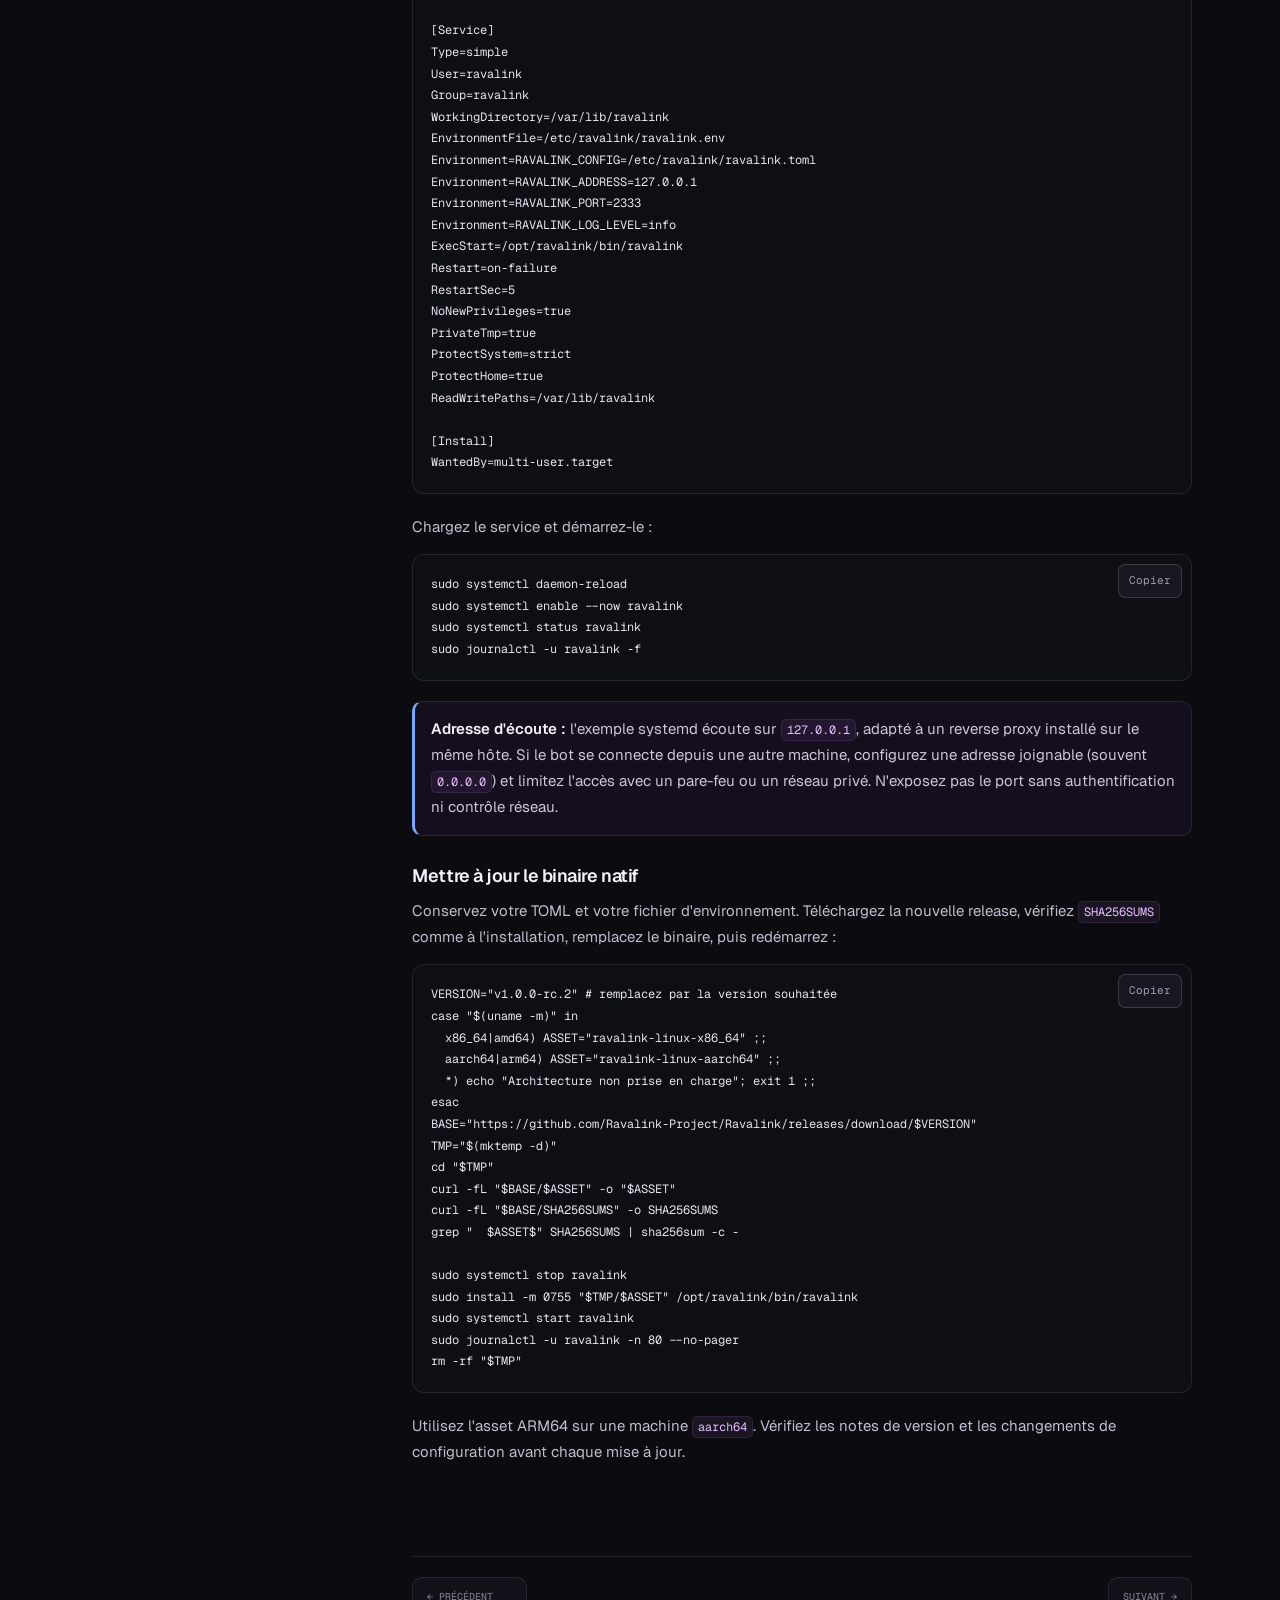
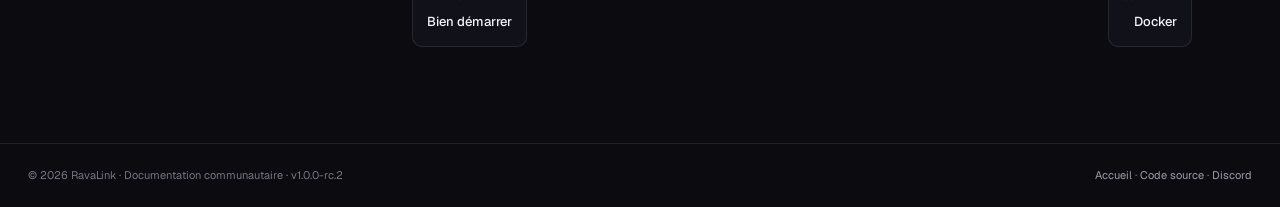
<file: docs-native.html>
<!doctype html><html lang="fr"><head><meta charset="utf-8"><meta name="viewport" content="width=device-width,initial-scale=1,viewport-fit=cover"><meta name="theme-color" content="#08080c"><meta name="description" content="Installez RavaLink directement sur Linux avec un binaire autonome et un service systemd."><title>Installation Linux native — RavaLink</title><link rel="stylesheet" href="docs.css"></head><body><header><div class="top"><a class="brand" href="index.html"><svg viewBox="0 0 1024 1024" aria-hidden="true"><path fill="#c34bff" d="M256 256h420v87h-420zM348 383h82v108h-82zM595 343h173v68h-173zM693 411h75v55h-75zM595 466h173v65h-173zM256 531h420v64h-420zM256 595h339v24h-339zM256 619h73v149h-73zM514 619h146l108 149H614z"/></svg><span>Rava<b>Link</b></span></a><nav class="toplinks"><a href="index.html">Accueil</a><a class="active" href="docs.html">Documentation</a><a href="https://github.com/Ravalink-Project/Ravalink">GitHub</a><a href="https://discord.gg/PBxB5eFNUp">Discord</a></nav><button class="mobile-menu" id="menuBtn" aria-expanded="false"><span class="material-symbols-rounded" aria-hidden="true">menu</span> Menu</button><a class="btn" href="https://github.com/Ravalink-Project/Ravalink/releases/tag/v1.0.0-rc.2">Télécharger RC2</a></div></header><div class="shell"><aside class="sidebar" id="sidebar"><div class="side-brand">CENTRE DE DOCUMENTATION</div><div class="side-group"><h3>GUIDES</h3><a class="side-link " href="docs.html"><span class="ico material-symbols-rounded" aria-hidden="true">home</span>Bien démarrer</a><a class="side-link " href="docs-plugins.html"><span class="ico material-symbols-rounded" aria-hidden="true">extension</span>Plugins & intégrations</a></div><div class="side-group"><h3>INSTALLATION</h3><a class="side-link active" href="docs-native.html"><span class="ico material-symbols-rounded" aria-hidden="true">terminal</span>Linux natif</a><a class="side-link " href="docs-docker.html"><span class="ico material-symbols-rounded" aria-hidden="true">deployed_code</span>Docker</a><a class="side-link " href="docs-panels.html"><span class="ico material-symbols-rounded" aria-hidden="true">dns</span>Pelican / Pterodactyl</a></div><div class="side-group"><h3>RÉFÉRENCE</h3><a class="side-link " href="docs-config.html"><span class="ico material-symbols-rounded" aria-hidden="true">settings</span>Configuration</a></div><div class="side-group"><h3>EXPLOITATION</h3><a class="side-link " href="docs-operations.html#network"><span class="ico material-symbols-rounded" aria-hidden="true">swap_horiz</span>Réseau & sécurité</a><a class="side-link " href="docs-operations.html#verify"><span class="ico material-symbols-rounded" aria-hidden="true">task_alt</span>Vérification</a><a class="side-link " href="docs-operations.html#trouble"><span class="ico material-symbols-rounded" aria-hidden="true">help</span>Dépannage</a><a class="side-link " href="docs-operations.html#limits"><span class="ico material-symbols-rounded" aria-hidden="true">verified</span>Compatibilité</a></div></aside><main class="content"><div class="crumb"><a href="docs.html">DOCUMENTATION</a> / INSTALLATION LINUX NATIVE</div><div class="page-head"><span class="eyebrow">GUIDE RAVALINK · RC2</span><h1>Installation Linux native</h1><p>Installez RavaLink directement sur Linux avec un binaire autonome et un service systemd.</p></div><section class="doc" id="native">
<h2>Installation Linux native</h2>
<p>Le binaire RavaLink est autonome : aucun runtime Java, JVM, Gradle ou Lavaplayer n'est requis. Cette procédure installe la release candidate <code>v1.0.0-rc.2</code>. Pour une version ultérieure, remplacez simplement la valeur de <code>VERSION</code>.</p>
<h3 id="native-install">Télécharger et installer le binaire</h3>
<p>Prérequis : <code>curl</code>, <code>sha256sum</code>, <code>openssl</code> et les outils systemd. Sélectionnez automatiquement l'asset adapté à l'architecture, puis vérifiez son empreinte avant installation :</p>
<pre><button class="copy" type="button">Copier</button><code>VERSION="v1.0.0-rc.2"
case "$(uname -m)" in
  x86_64|amd64) ASSET="ravalink-linux-x86_64" ;;
  aarch64|arm64) ASSET="ravalink-linux-aarch64" ;;
  *) echo "Architecture non prise en charge"; exit 1 ;;
esac

BASE="https://github.com/Ravalink-Project/Ravalink/releases/download/$VERSION"
mkdir -p /tmp/ravalink-install
cd /tmp/ravalink-install
curl -fL "$BASE/$ASSET" -o "$ASSET"
curl -fL "$BASE/SHA256SUMS" -o SHA256SUMS
grep "  $ASSET$" SHA256SUMS | sha256sum -c -

sudo install -d -m 0755 /opt/ravalink/bin /etc/ravalink
sudo install -m 0755 "$ASSET" /opt/ravalink/bin/ravalink
sudo curl -fL "https://raw.githubusercontent.com/Ravalink-Project/Ravalink/v1.0.0-rc.2/config/ravalink.example.toml" \
  -o /etc/ravalink/ravalink.toml</code></pre>
<p>Le fichier <code>SHA256SUMS</code> est fourni avec la release et couvre les deux binaires Linux. Ne lancez pas un binaire dont la vérification échoue.</p>
<h3 id="native-service">Créer un compte système et un service systemd</h3>
<p>Exécutez RavaLink sous un compte dédié, sans privilèges root :</p>
<pre><button class="copy" type="button">Copier</button><code>sudo useradd --system --user-group --home-dir /var/lib/ravalink \
  --create-home --shell /usr/sbin/nologin ravalink
sudo chown -R ravalink:ravalink /var/lib/ravalink
sudo install -d -o ravalink -g ravalink -m 0700 /var/lib/ravalink/data

sudo sh -c 'printf "RAVALINK_PASSWORD=%s\\n" "$(openssl rand -hex 32)" > /etc/ravalink/ravalink.env'
sudo chmod 600 /etc/ravalink/ravalink.env</code></pre>
<p>Créez <code>/etc/systemd/system/ravalink.service</code> :</p>
<pre><button class="copy" type="button">Copier</button><code>[Unit]
Description=RavaLink native audio node
Wants=network-online.target
After=network-online.target

[Service]
Type=simple
User=ravalink
Group=ravalink
WorkingDirectory=/var/lib/ravalink
EnvironmentFile=/etc/ravalink/ravalink.env
Environment=RAVALINK_CONFIG=/etc/ravalink/ravalink.toml
Environment=RAVALINK_ADDRESS=127.0.0.1
Environment=RAVALINK_PORT=2333
Environment=RAVALINK_LOG_LEVEL=info
ExecStart=/opt/ravalink/bin/ravalink
Restart=on-failure
RestartSec=5
NoNewPrivileges=true
PrivateTmp=true
ProtectSystem=strict
ProtectHome=true
ReadWritePaths=/var/lib/ravalink

[Install]
WantedBy=multi-user.target</code></pre>
<p>Chargez le service et démarrez-le :</p>
<pre><button class="copy" type="button">Copier</button><code>sudo systemctl daemon-reload
sudo systemctl enable --now ravalink
sudo systemctl status ravalink
sudo journalctl -u ravalink -f</code></pre>
<div class="callout info"><strong>Adresse d'écoute :</strong> l'exemple systemd écoute sur <code>127.0.0.1</code>, adapté à un reverse proxy installé sur le même hôte. Si le bot se connecte depuis une autre machine, configurez une adresse joignable (souvent <code>0.0.0.0</code>) et limitez l'accès avec un pare-feu ou un réseau privé. N'exposez pas le port sans authentification ni contrôle réseau.</div>
<h3 id="native-update">Mettre à jour le binaire natif</h3>
<p>Conservez votre TOML et votre fichier d'environnement. Téléchargez la nouvelle release, vérifiez <code>SHA256SUMS</code> comme à l'installation, remplacez le binaire, puis redémarrez :</p>
<pre><button class="copy" type="button">Copier</button><code>VERSION="v1.0.0-rc.2" # remplacez par la version souhaitée
case "$(uname -m)" in
  x86_64|amd64) ASSET="ravalink-linux-x86_64" ;;
  aarch64|arm64) ASSET="ravalink-linux-aarch64" ;;
  *) echo "Architecture non prise en charge"; exit 1 ;;
esac
BASE="https://github.com/Ravalink-Project/Ravalink/releases/download/$VERSION"
TMP="$(mktemp -d)"
cd "$TMP"
curl -fL "$BASE/$ASSET" -o "$ASSET"
curl -fL "$BASE/SHA256SUMS" -o SHA256SUMS
grep "  $ASSET$" SHA256SUMS | sha256sum -c -

sudo systemctl stop ravalink
sudo install -m 0755 "$TMP/$ASSET" /opt/ravalink/bin/ravalink
sudo systemctl start ravalink
sudo journalctl -u ravalink -n 80 --no-pager
rm -rf "$TMP"</code></pre>
<p>Utilisez l'asset ARM64 sur une machine <code>aarch64</code>. Vérifiez les notes de version et les changements de configuration avant chaque mise à jour.</p>
</section><nav class="page-nav"><a href="docs.html"><small>← PRÉCÉDENT</small><strong>Bien démarrer</strong></a><a href="docs-docker.html" style="text-align:right"><small>SUIVANT →</small><strong>Docker</strong></a></nav></main></div><footer><div class="foot"><span>© 2026 RavaLink · Documentation communautaire · v1.0.0-rc.2</span><span><a href="index.html">Accueil</a> · <a href="https://github.com/Ravalink-Project/Ravalink">Code source</a> · <a href="https://discord.gg/PBxB5eFNUp">Discord</a></span></div></footer><script src="docs.js"></script></body></html>
</file>
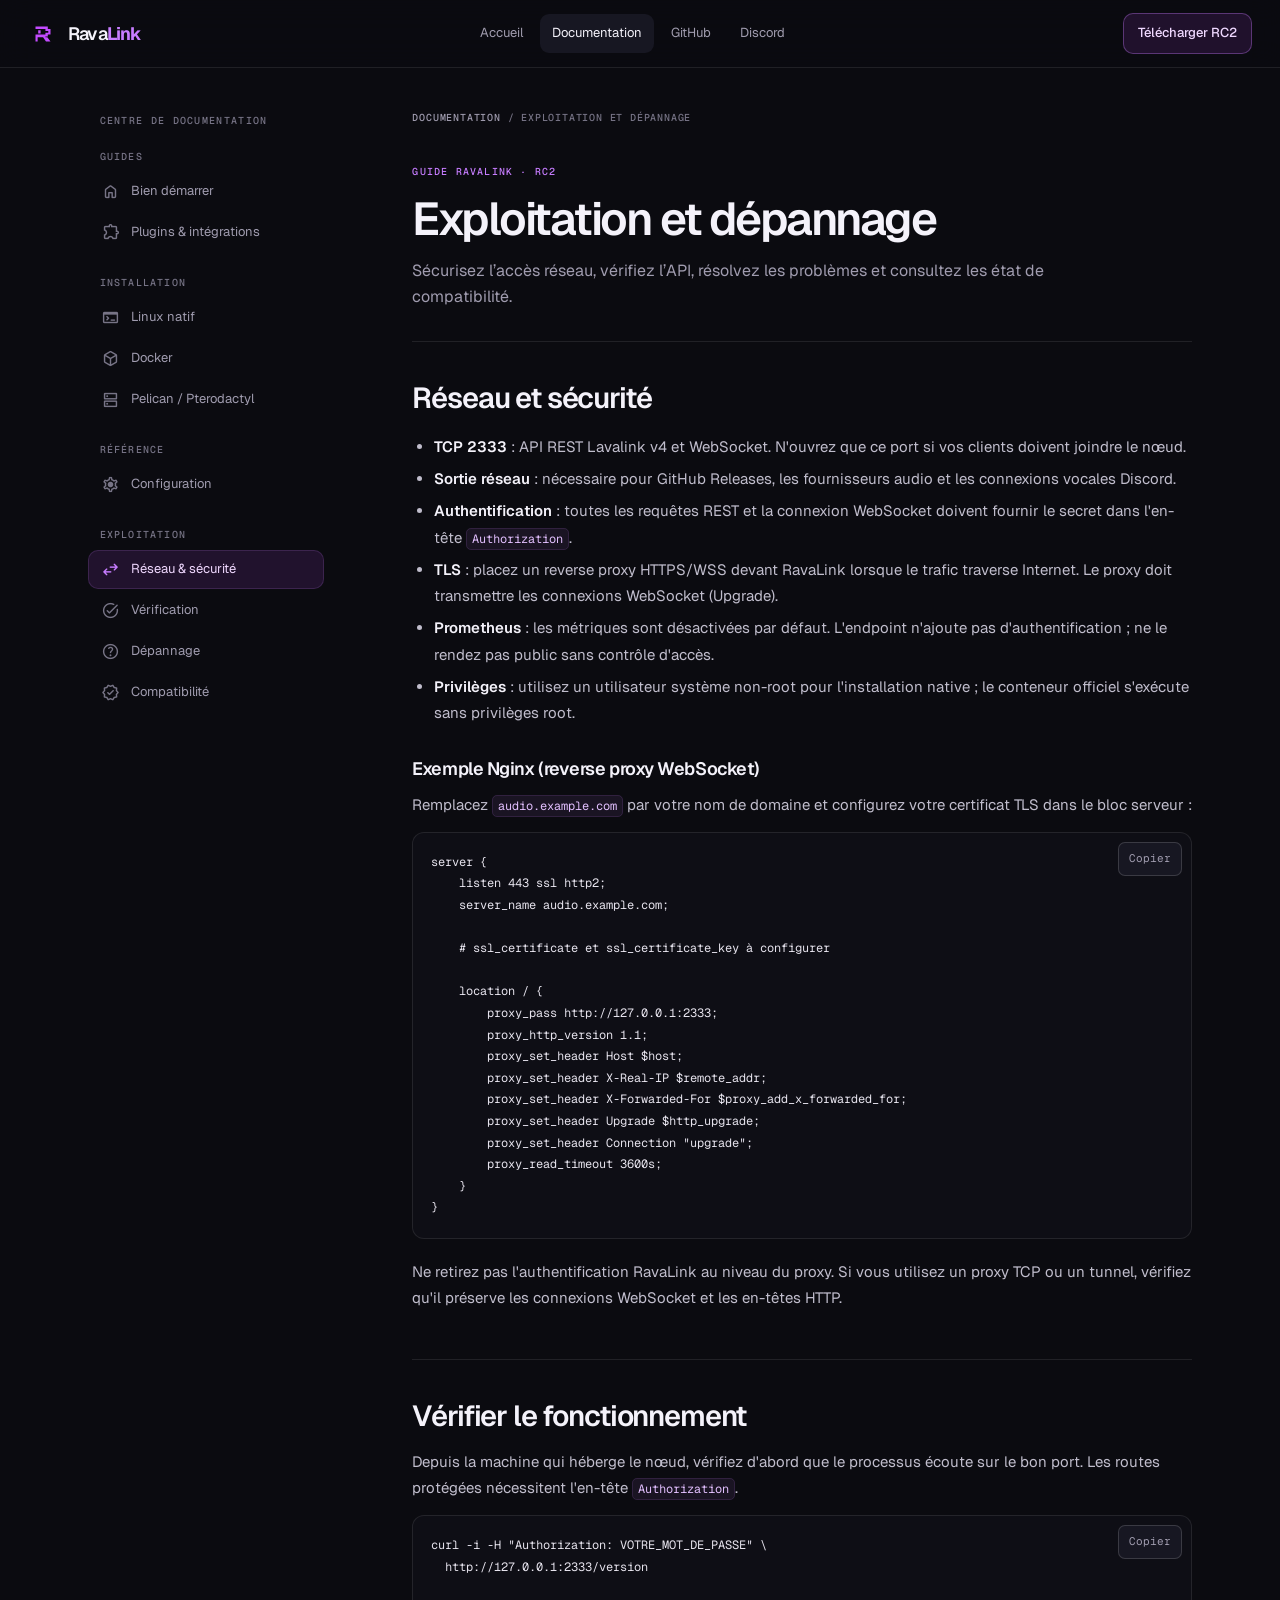
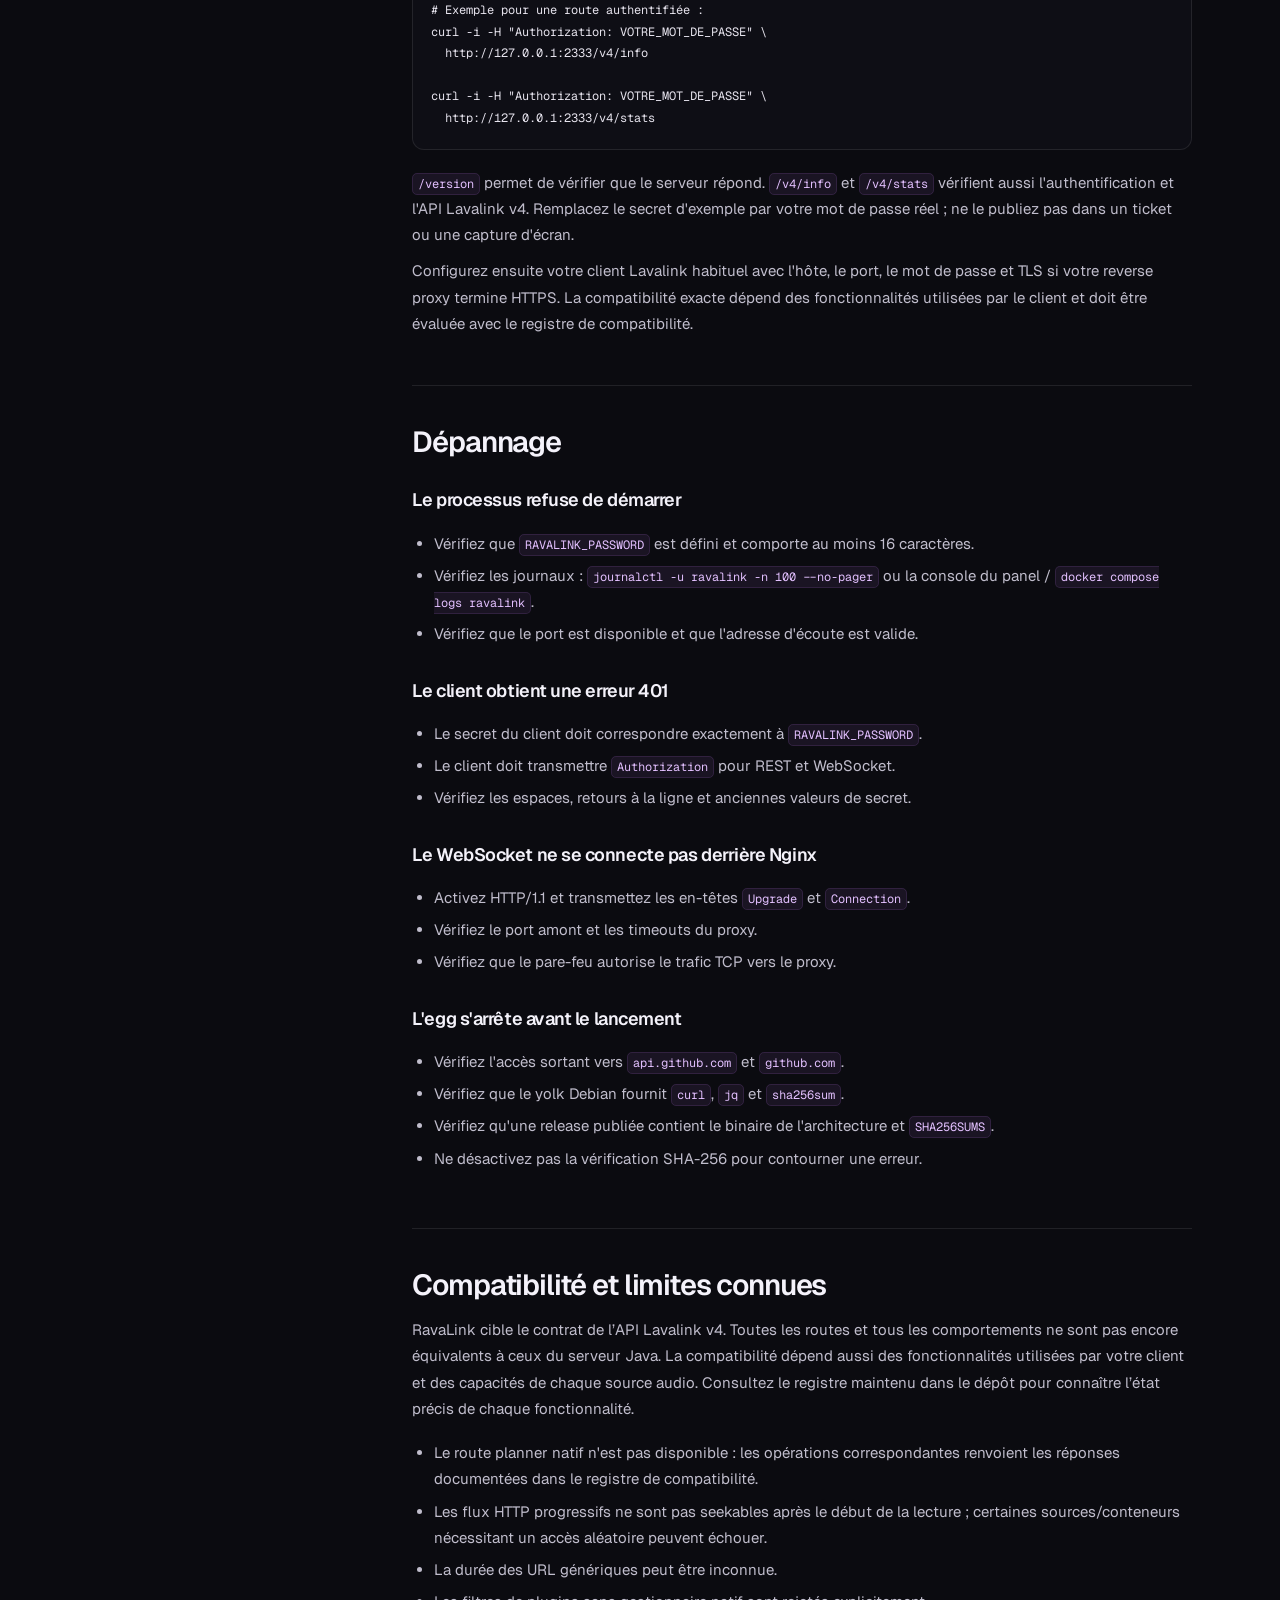
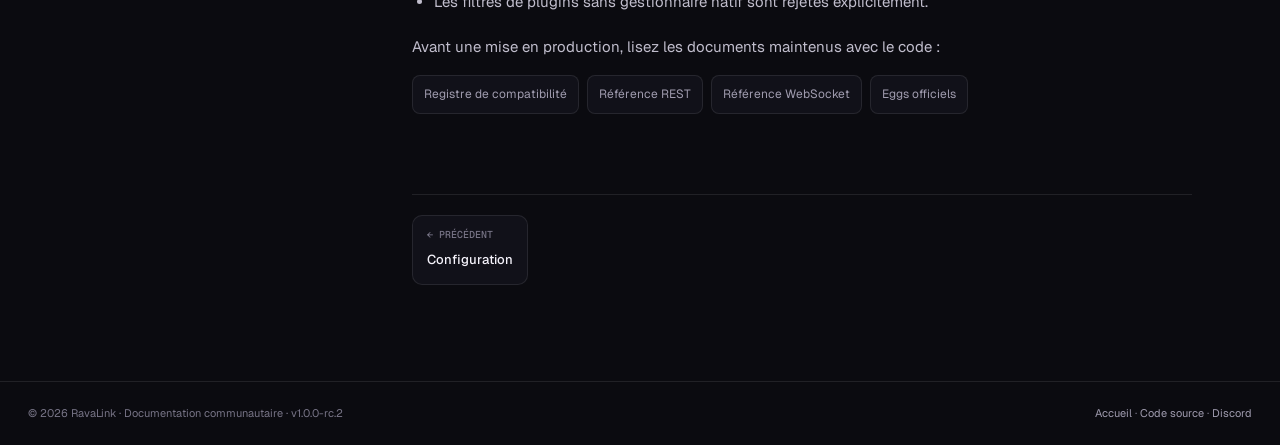
<file: docs-operations.html>
<!doctype html><html lang="fr"><head><meta charset="utf-8"><meta name="viewport" content="width=device-width,initial-scale=1,viewport-fit=cover"><meta name="theme-color" content="#08080c"><meta name="description" content="Sécurisez l’accès réseau, vérifiez l’API et résolvez les problèmes courants."><title>Exploitation et dépannage — RavaLink</title><link rel="stylesheet" href="docs.css"></head><body><header><div class="top"><a class="brand" href="index.html"><svg viewBox="0 0 1024 1024" aria-hidden="true"><path fill="#c34bff" d="M256 256h420v87h-420zM348 383h82v108h-82zM595 343h173v68h-173zM693 411h75v55h-75zM595 466h173v65h-173zM256 531h420v64h-420zM256 595h339v24h-339zM256 619h73v149h-73zM514 619h146l108 149H614z"/></svg><span>Rava<b>Link</b></span></a><nav class="toplinks"><a href="index.html">Accueil</a><a class="active" href="docs.html">Documentation</a><a href="https://github.com/Ravalink-Project/Ravalink">GitHub</a><a href="https://discord.gg/PBxB5eFNUp">Discord</a></nav><button class="mobile-menu" id="menuBtn" aria-expanded="false"><span class="material-symbols-rounded" aria-hidden="true">menu</span> Menu</button><a class="btn" href="https://github.com/Ravalink-Project/Ravalink/releases/tag/v1.0.0-rc.2">Télécharger RC2</a></div></header><div class="shell"><aside class="sidebar" id="sidebar"><div class="side-brand">CENTRE DE DOCUMENTATION</div><div class="side-group"><h3>GUIDES</h3><a class="side-link " href="docs.html"><span class="ico material-symbols-rounded" aria-hidden="true">home</span>Bien démarrer</a><a class="side-link " href="docs-plugins.html"><span class="ico material-symbols-rounded" aria-hidden="true">extension</span>Plugins & intégrations</a></div><div class="side-group"><h3>INSTALLATION</h3><a class="side-link " href="docs-native.html"><span class="ico material-symbols-rounded" aria-hidden="true">terminal</span>Linux natif</a><a class="side-link " href="docs-docker.html"><span class="ico material-symbols-rounded" aria-hidden="true">deployed_code</span>Docker</a><a class="side-link " href="docs-panels.html"><span class="ico material-symbols-rounded" aria-hidden="true">dns</span>Pelican / Pterodactyl</a></div><div class="side-group"><h3>RÉFÉRENCE</h3><a class="side-link " href="docs-config.html"><span class="ico material-symbols-rounded" aria-hidden="true">settings</span>Configuration</a></div><div class="side-group"><h3>EXPLOITATION</h3><a class="side-link active" href="docs-operations.html#network"><span class="ico material-symbols-rounded" aria-hidden="true">swap_horiz</span>Réseau & sécurité</a><a class="side-link " href="docs-operations.html#verify"><span class="ico material-symbols-rounded" aria-hidden="true">task_alt</span>Vérification</a><a class="side-link " href="docs-operations.html#trouble"><span class="ico material-symbols-rounded" aria-hidden="true">help</span>Dépannage</a><a class="side-link " href="docs-operations.html#limits"><span class="ico material-symbols-rounded" aria-hidden="true">verified</span>Compatibilité</a></div></aside><main class="content"><div class="crumb"><a href="docs.html">DOCUMENTATION</a> / EXPLOITATION ET DÉPANNAGE</div><div class="page-head"><span class="eyebrow">GUIDE RAVALINK · RC2</span><h1>Exploitation et dépannage</h1><p>Sécurisez l’accès réseau, vérifiez l’API, résolvez les problèmes et consultez les état de compatibilité.</p></div><section class="doc" id="network">
<h2>Réseau et sécurité</h2>
<ul>
<li><strong>TCP 2333</strong> : API REST Lavalink v4 et WebSocket. N'ouvrez que ce port si vos clients doivent joindre le nœud.</li>
<li><strong>Sortie réseau</strong> : nécessaire pour GitHub Releases, les fournisseurs audio et les connexions vocales Discord.</li>
<li><strong>Authentification</strong> : toutes les requêtes REST et la connexion WebSocket doivent fournir le secret dans l'en-tête <code>Authorization</code>.</li>
<li><strong>TLS</strong> : placez un reverse proxy HTTPS/WSS devant RavaLink lorsque le trafic traverse Internet. Le proxy doit transmettre les connexions WebSocket (Upgrade).</li>
<li><strong>Prometheus</strong> : les métriques sont désactivées par défaut. L'endpoint n'ajoute pas d'authentification ; ne le rendez pas public sans contrôle d'accès.</li>
<li><strong>Privilèges</strong> : utilisez un utilisateur système non-root pour l'installation native ; le conteneur officiel s'exécute sans privilèges root.</li>
</ul>
<h3>Exemple Nginx (reverse proxy WebSocket)</h3>
<p>Remplacez <code>audio.example.com</code> par votre nom de domaine et configurez votre certificat TLS dans le bloc serveur :</p>
<pre><button class="copy" type="button">Copier</button><code>server {
    listen 443 ssl http2;
    server_name audio.example.com;

    # ssl_certificate et ssl_certificate_key à configurer

    location / {
        proxy_pass http://127.0.0.1:2333;
        proxy_http_version 1.1;
        proxy_set_header Host $host;
        proxy_set_header X-Real-IP $remote_addr;
        proxy_set_header X-Forwarded-For $proxy_add_x_forwarded_for;
        proxy_set_header Upgrade $http_upgrade;
        proxy_set_header Connection "upgrade";
        proxy_read_timeout 3600s;
    }
}</code></pre>
<p>Ne retirez pas l'authentification RavaLink au niveau du proxy. Si vous utilisez un proxy TCP ou un tunnel, vérifiez qu'il préserve les connexions WebSocket et les en-têtes HTTP.</p>
</section>
<section class="doc" id="verify">
<h2>Vérifier le fonctionnement</h2>
<p>Depuis la machine qui héberge le nœud, vérifiez d'abord que le processus écoute sur le bon port. Les routes protégées nécessitent l'en-tête <code>Authorization</code>.</p>
<pre><button class="copy" type="button">Copier</button><code>curl -i -H "Authorization: VOTRE_MOT_DE_PASSE" \
  http://127.0.0.1:2333/version

# Exemple pour une route authentifiée :
curl -i -H "Authorization: VOTRE_MOT_DE_PASSE" \
  http://127.0.0.1:2333/v4/info

curl -i -H "Authorization: VOTRE_MOT_DE_PASSE" \
  http://127.0.0.1:2333/v4/stats</code></pre>
<p><code>/version</code> permet de vérifier que le serveur répond. <code>/v4/info</code> et <code>/v4/stats</code> vérifient aussi l'authentification et l'API Lavalink v4. Remplacez le secret d'exemple par votre mot de passe réel ; ne le publiez pas dans un ticket ou une capture d'écran.</p>
<p>Configurez ensuite votre client Lavalink habituel avec l'hôte, le port, le mot de passe et TLS si votre reverse proxy termine HTTPS. La compatibilité exacte dépend des fonctionnalités utilisées par le client et doit être évaluée avec le registre de compatibilité.</p>
</section>
<section class="doc" id="trouble">
<h2>Dépannage</h2>
<h3>Le processus refuse de démarrer</h3><ul><li>Vérifiez que <code>RAVALINK_PASSWORD</code> est défini et comporte au moins 16 caractères.</li><li>Vérifiez les journaux : <code>journalctl -u ravalink -n 100 --no-pager</code> ou la console du panel / <code>docker compose logs ravalink</code>.</li><li>Vérifiez que le port est disponible et que l'adresse d'écoute est valide.</li></ul>
<h3>Le client obtient une erreur 401</h3><ul><li>Le secret du client doit correspondre exactement à <code>RAVALINK_PASSWORD</code>.</li><li>Le client doit transmettre <code>Authorization</code> pour REST et WebSocket.</li><li>Vérifiez les espaces, retours à la ligne et anciennes valeurs de secret.</li></ul>
<h3>Le WebSocket ne se connecte pas derrière Nginx</h3><ul><li>Activez HTTP/1.1 et transmettez les en-têtes <code>Upgrade</code> et <code>Connection</code>.</li><li>Vérifiez le port amont et les timeouts du proxy.</li><li>Vérifiez que le pare-feu autorise le trafic TCP vers le proxy.</li></ul>
<h3>L'egg s'arrête avant le lancement</h3><ul><li>Vérifiez l'accès sortant vers <code>api.github.com</code> et <code>github.com</code>.</li><li>Vérifiez que le yolk Debian fournit <code>curl</code>, <code>jq</code> et <code>sha256sum</code>.</li><li>Vérifiez qu'une release publiée contient le binaire de l'architecture et <code>SHA256SUMS</code>.</li><li>Ne désactivez pas la vérification SHA-256 pour contourner une erreur.</li></ul>
</section>
<section class="doc" id="limits">
<h2>Compatibilité et limites connues</h2>
<p>RavaLink cible le contrat de l’API Lavalink v4. Toutes les routes et tous les comportements ne sont pas encore équivalents à ceux du serveur Java. La compatibilité dépend aussi des fonctionnalités utilisées par votre client et des capacités de chaque source audio. Consultez le registre maintenu dans le dépôt pour connaître l’état précis de chaque fonctionnalité.</p>
<ul>
<li>Le route planner natif n'est pas disponible : les opérations correspondantes renvoient les réponses documentées dans le registre de compatibilité.</li>
<li>Les flux HTTP progressifs ne sont pas seekables après le début de la lecture ; certaines sources/conteneurs nécessitant un accès aléatoire peuvent échouer.</li>
<li>La durée des URL génériques peut être inconnue.</li>
<li>Les filtres de plugins sans gestionnaire natif sont rejetés explicitement.</li>

</ul>
<p>Avant une mise en production, lisez les documents maintenus avec le code :</p>
<div class="links"><a href="https://github.com/Ravalink-Project/Ravalink/blob/master/COMPATIBILITY.md">Registre de compatibilité</a><a href="https://github.com/Ravalink-Project/Ravalink/blob/master/docs/api/rest.md">Référence REST</a><a href="https://github.com/Ravalink-Project/Ravalink/blob/master/docs/api/websocket.md">Référence WebSocket</a><a href="https://github.com/Ravalink-Project/Ravalink-eggs">Eggs officiels</a></div>
</section><nav class="page-nav"><a href="docs-config.html"><small>← PRÉCÉDENT</small><strong>Configuration</strong></a></nav></main></div><footer><div class="foot"><span>© 2026 RavaLink · Documentation communautaire · v1.0.0-rc.2</span><span><a href="index.html">Accueil</a> · <a href="https://github.com/Ravalink-Project/Ravalink">Code source</a> · <a href="https://discord.gg/PBxB5eFNUp">Discord</a></span></div></footer><script src="docs.js"></script></body></html>
</file>
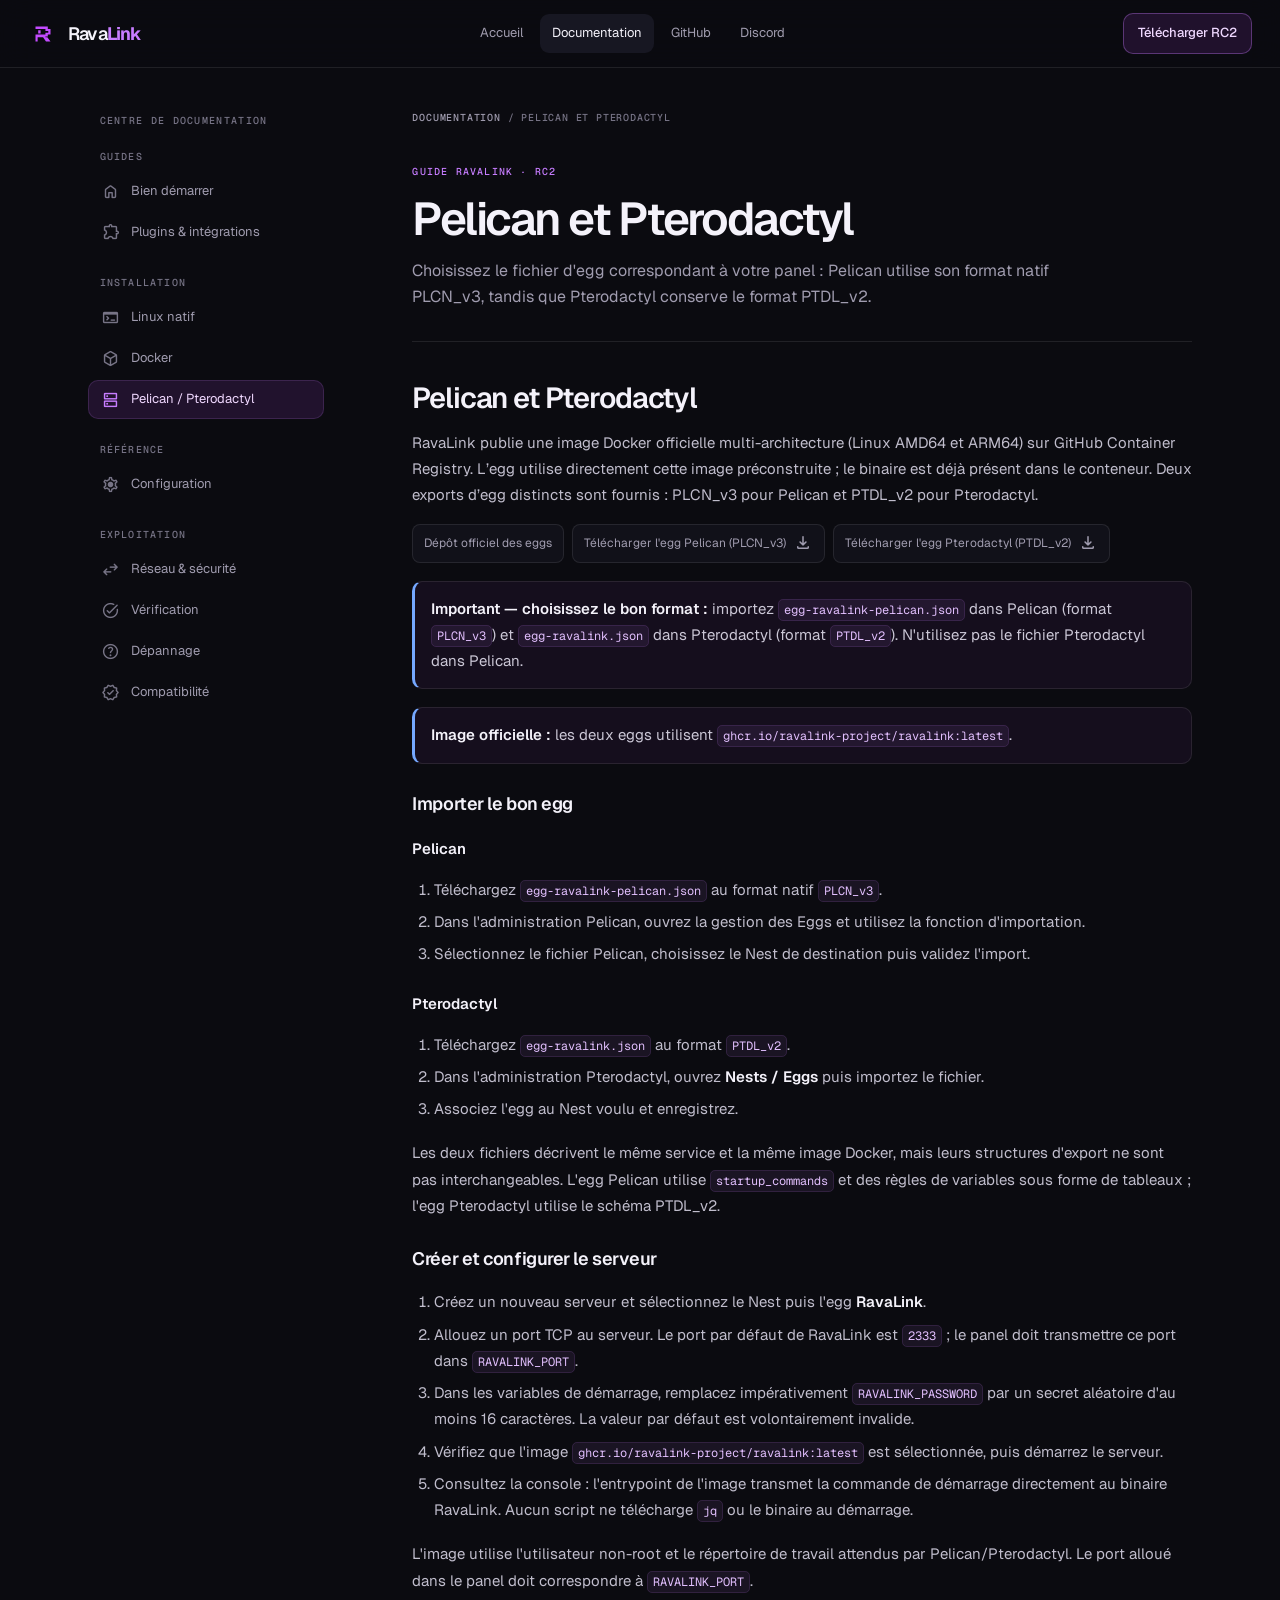
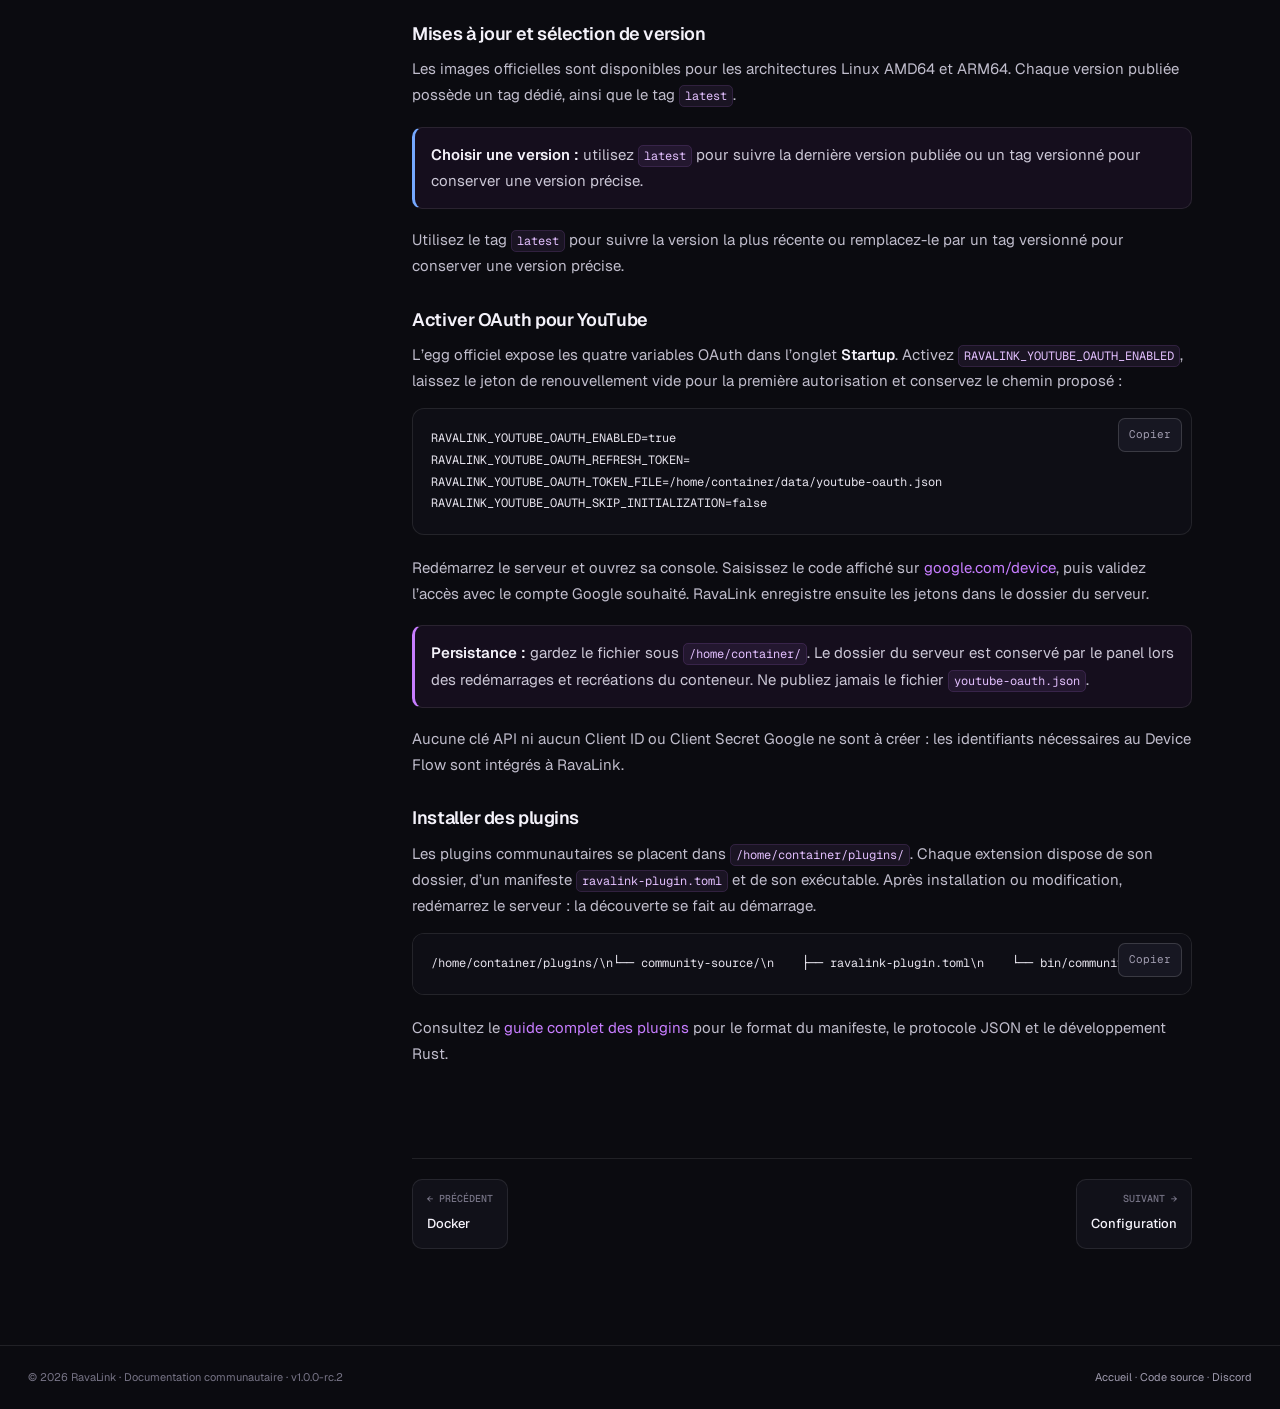
<file: docs-panels.html>
<!doctype html><html lang="fr"><head><meta charset="utf-8"><meta name="viewport" content="width=device-width,initial-scale=1,viewport-fit=cover"><meta name="theme-color" content="#08080c"><meta name="description" content="Déployez RavaLink avec son image Docker officielle multi-architecture et gérez les mises à jour."><title>Pelican et Pterodactyl — RavaLink</title><link rel="stylesheet" href="docs.css"></head><body><header><div class="top"><a class="brand" href="index.html"><svg viewBox="0 0 1024 1024" aria-hidden="true"><path fill="#c34bff" d="M256 256h420v87h-420zM348 383h82v108h-82zM595 343h173v68h-173zM693 411h75v55h-75zM595 466h173v65h-173zM256 531h420v64h-420zM256 595h339v24h-339zM256 619h73v149h-73zM514 619h146l108 149H614z"/></svg><span>Rava<b>Link</b></span></a><nav class="toplinks"><a href="index.html">Accueil</a><a class="active" href="docs.html">Documentation</a><a href="https://github.com/Ravalink-Project/Ravalink">GitHub</a><a href="https://discord.gg/PBxB5eFNUp">Discord</a></nav><button class="mobile-menu" id="menuBtn" aria-expanded="false"><span class="material-symbols-rounded" aria-hidden="true">menu</span> Menu</button><a class="btn" href="https://github.com/Ravalink-Project/Ravalink/releases/tag/v1.0.0-rc.2">Télécharger RC2</a></div></header><div class="shell"><aside class="sidebar" id="sidebar"><div class="side-brand">CENTRE DE DOCUMENTATION</div><div class="side-group"><h3>GUIDES</h3><a class="side-link " href="docs.html"><span class="ico material-symbols-rounded" aria-hidden="true">home</span>Bien démarrer</a><a class="side-link " href="docs-plugins.html"><span class="ico material-symbols-rounded" aria-hidden="true">extension</span>Plugins & intégrations</a></div><div class="side-group"><h3>INSTALLATION</h3><a class="side-link " href="docs-native.html"><span class="ico material-symbols-rounded" aria-hidden="true">terminal</span>Linux natif</a><a class="side-link " href="docs-docker.html"><span class="ico material-symbols-rounded" aria-hidden="true">deployed_code</span>Docker</a><a class="side-link active" href="docs-panels.html"><span class="ico material-symbols-rounded" aria-hidden="true">dns</span>Pelican / Pterodactyl</a></div><div class="side-group"><h3>RÉFÉRENCE</h3><a class="side-link " href="docs-config.html"><span class="ico material-symbols-rounded" aria-hidden="true">settings</span>Configuration</a></div><div class="side-group"><h3>EXPLOITATION</h3><a class="side-link " href="docs-operations.html#network"><span class="ico material-symbols-rounded" aria-hidden="true">swap_horiz</span>Réseau & sécurité</a><a class="side-link " href="docs-operations.html#verify"><span class="ico material-symbols-rounded" aria-hidden="true">task_alt</span>Vérification</a><a class="side-link " href="docs-operations.html#trouble"><span class="ico material-symbols-rounded" aria-hidden="true">help</span>Dépannage</a><a class="side-link " href="docs-operations.html#limits"><span class="ico material-symbols-rounded" aria-hidden="true">verified</span>Compatibilité</a></div></aside><main class="content"><div class="crumb"><a href="docs.html">DOCUMENTATION</a> / PELICAN ET PTERODACTYL</div><div class="page-head"><span class="eyebrow">GUIDE RAVALINK · RC2</span><h1>Pelican et Pterodactyl</h1><p>Choisissez le fichier d'egg correspondant à votre panel : Pelican utilise son format natif PLCN_v3, tandis que Pterodactyl conserve le format PTDL_v2.</p></div><section class="doc" id="panels">
<h2>Pelican et Pterodactyl</h2>
<p>RavaLink publie une image Docker officielle multi-architecture (Linux AMD64 et ARM64) sur GitHub Container Registry. L’egg utilise directement cette image préconstruite ; le binaire est déjà présent dans le conteneur. Deux exports d’egg distincts sont fournis : PLCN_v3 pour Pelican et PTDL_v2 pour Pterodactyl.</p>
<div class="links"><a href="https://github.com/Ravalink-Project/Ravalink-eggs">Dépôt officiel des eggs</a><a href="https://raw.githubusercontent.com/Ravalink-Project/Ravalink-eggs/main/egg-ravalink-pelican.json" download="egg-ravalink-pelican.json" id="downloadEggPelican">Télécharger l'egg Pelican (PLCN_v3) <span class="material-symbols-rounded" aria-hidden="true">download</span></a><a href="https://raw.githubusercontent.com/Ravalink-Project/Ravalink-eggs/main/egg-ravalink.json" download="egg-ravalink.json" id="downloadEggPterodactyl">Télécharger l'egg Pterodactyl (PTDL_v2) <span class="material-symbols-rounded" aria-hidden="true">download</span></a></div>
<div class="callout info"><strong>Important — choisissez le bon format :</strong> importez <code>egg-ravalink-pelican.json</code> dans Pelican (format <code>PLCN_v3</code>) et <code>egg-ravalink.json</code> dans Pterodactyl (format <code>PTDL_v2</code>). N'utilisez pas le fichier Pterodactyl dans Pelican.</div>
<div class="callout info"><strong>Image officielle :</strong> les deux eggs utilisent <code>ghcr.io/ravalink-project/ravalink:latest</code>.</div>
<h3 id="egg-import">Importer le bon egg</h3>
<h4>Pelican</h4>
<ol class="steps">
<li>Téléchargez <code>egg-ravalink-pelican.json</code> au format natif <code>PLCN_v3</code>.</li>
<li>Dans l'administration Pelican, ouvrez la gestion des Eggs et utilisez la fonction d'importation.</li>
<li>Sélectionnez le fichier Pelican, choisissez le Nest de destination puis validez l'import.</li>
</ol>
<h4>Pterodactyl</h4>
<ol class="steps">
<li>Téléchargez <code>egg-ravalink.json</code> au format <code>PTDL_v2</code>.</li>
<li>Dans l'administration Pterodactyl, ouvrez <strong>Nests / Eggs</strong> puis importez le fichier.</li>
<li>Associez l'egg au Nest voulu et enregistrez.</li>
</ol>
<p>Les deux fichiers décrivent le même service et la même image Docker, mais leurs structures d'export ne sont pas interchangeables. L'egg Pelican utilise <code>startup_commands</code> et des règles de variables sous forme de tableaux ; l'egg Pterodactyl utilise le schéma PTDL_v2.</p>
<h3 id="egg-server">Créer et configurer le serveur</h3>
<ol class="steps">
<li>Créez un nouveau serveur et sélectionnez le Nest puis l'egg <strong>RavaLink</strong>.</li>
<li>Allouez un port TCP au serveur. Le port par défaut de RavaLink est <code>2333</code> ; le panel doit transmettre ce port dans <code>RAVALINK_PORT</code>.</li>
<li>Dans les variables de démarrage, remplacez impérativement <code>RAVALINK_PASSWORD</code> par un secret aléatoire d'au moins 16 caractères. La valeur par défaut est volontairement invalide.</li>
<li>Vérifiez que l'image <code>ghcr.io/ravalink-project/ravalink:latest</code> est sélectionnée, puis démarrez le serveur.</li>
<li>Consultez la console : l'entrypoint de l'image transmet la commande de démarrage directement au binaire RavaLink. Aucun script ne télécharge <code>jq</code> ou le binaire au démarrage.</li>
</ol>
<p>L'image utilise l'utilisateur non-root et le répertoire de travail attendus par Pelican/Pterodactyl. Le port alloué dans le panel doit correspondre à <code>RAVALINK_PORT</code>.</p>
<h3 id="egg-update">Mises à jour et sélection de version</h3>
<p>Les images officielles sont disponibles pour les architectures Linux AMD64 et ARM64. Chaque version publiée possède un tag dédié, ainsi que le tag <code>latest</code>.</p>
<div class="callout info"><strong>Choisir une version :</strong> utilisez <code>latest</code> pour suivre la dernière version publiée ou un tag versionné pour conserver une version précise.</div>
<p>Utilisez le tag <code>latest</code> pour suivre la version la plus récente ou remplacez-le par un tag versionné pour conserver une version précise.</p>
<h3 id="panel-youtube-oauth">Activer OAuth pour YouTube</h3>
<p>L’egg officiel expose les quatre variables OAuth dans l’onglet <strong>Startup</strong>. Activez <code>RAVALINK_YOUTUBE_OAUTH_ENABLED</code>, laissez le jeton de renouvellement vide pour la première autorisation et conservez le chemin proposé :</p>
<pre><code>RAVALINK_YOUTUBE_OAUTH_ENABLED=true
RAVALINK_YOUTUBE_OAUTH_REFRESH_TOKEN=
RAVALINK_YOUTUBE_OAUTH_TOKEN_FILE=/home/container/data/youtube-oauth.json
RAVALINK_YOUTUBE_OAUTH_SKIP_INITIALIZATION=false</code></pre>
<p>Redémarrez le serveur et ouvrez sa console. Saisissez le code affiché sur <a href="https://google.com/device" target="_blank" rel="noopener">google.com/device</a>, puis validez l’accès avec le compte Google souhaité. RavaLink enregistre ensuite les jetons dans le dossier du serveur.</p>
<div class="callout"><strong>Persistance :</strong> gardez le fichier sous <code>/home/container/</code>. Le dossier du serveur est conservé par le panel lors des redémarrages et recréations du conteneur. Ne publiez jamais le fichier <code>youtube-oauth.json</code>.</div>
<p>Aucune clé API ni aucun Client ID ou Client Secret Google ne sont à créer : les identifiants nécessaires au Device Flow sont intégrés à RavaLink.</p>
<h3>Installer des plugins</h3><p>Les plugins communautaires se placent dans <code>/home/container/plugins/</code>. Chaque extension dispose de son dossier, d’un manifeste <code>ravalink-plugin.toml</code> et de son exécutable. Après installation ou modification, redémarrez le serveur : la découverte se fait au démarrage.</p><pre><code>/home/container/plugins/\n└── community-source/\n    ├── ravalink-plugin.toml\n    └── bin/community-source</code></pre><p>Consultez le <a href="docs-plugins.html">guide complet des plugins</a> pour le format du manifeste, le protocole JSON et le développement Rust.</p></section><nav class="page-nav"><a href="docs-docker.html"><small>← PRÉCÉDENT</small><strong>Docker</strong></a><a href="docs-config.html" style="text-align:right"><small>SUIVANT →</small><strong>Configuration</strong></a></nav></main></div><footer><div class="foot"><span>© 2026 RavaLink · Documentation communautaire · v1.0.0-rc.2</span><span><a href="index.html">Accueil</a> · <a href="https://github.com/Ravalink-Project/Ravalink">Code source</a> · <a href="https://discord.gg/PBxB5eFNUp">Discord</a></span></div></footer><script src="docs.js"></script><script>
document.querySelectorAll("#downloadEggPelican, #downloadEggPterodactyl").forEach(link => link.addEventListener("click", async event => {
  event.preventDefault();
  const link = event.currentTarget;
  const original = link.innerHTML;
  link.setAttribute("aria-busy", "true");
  try {
    const response = await fetch(link.href, { cache: "no-store" });
    if (!response.ok) throw new Error("HTTP " + response.status);
    const blob = new Blob([await response.text()], { type: "application/json;charset=utf-8" });
    const url = URL.createObjectURL(blob);
    const download = document.createElement("a");
    download.href = url;
    download.download = link.id === "downloadEggPelican" ? "egg-ravalink-pelican.json" : "egg-ravalink.json";
    document.body.appendChild(download);
    download.click();
    download.remove();
    setTimeout(() => URL.revokeObjectURL(url), 1000);
  } catch (error) {
    window.location.href = link.href;
  } finally {
    link.removeAttribute("aria-busy");
    link.innerHTML = original;
  }
}));
</script></body></html>
</file>
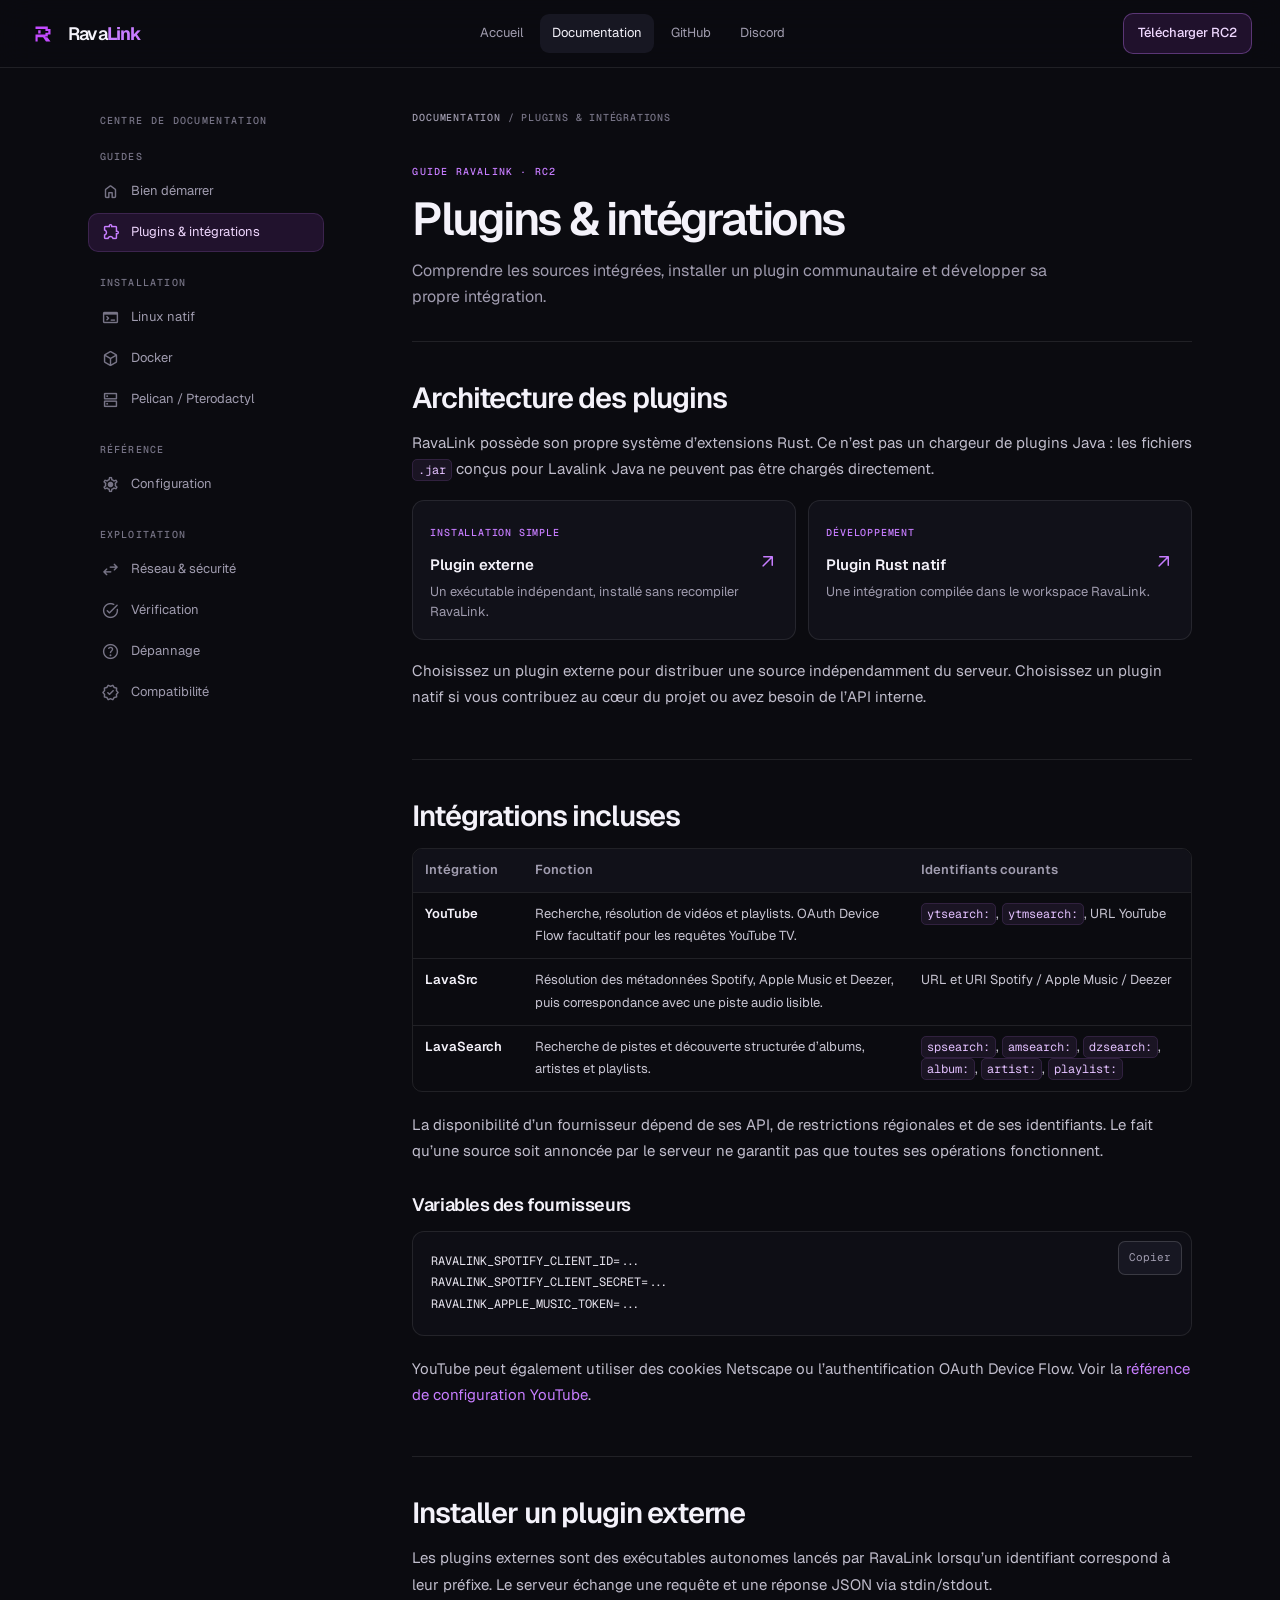
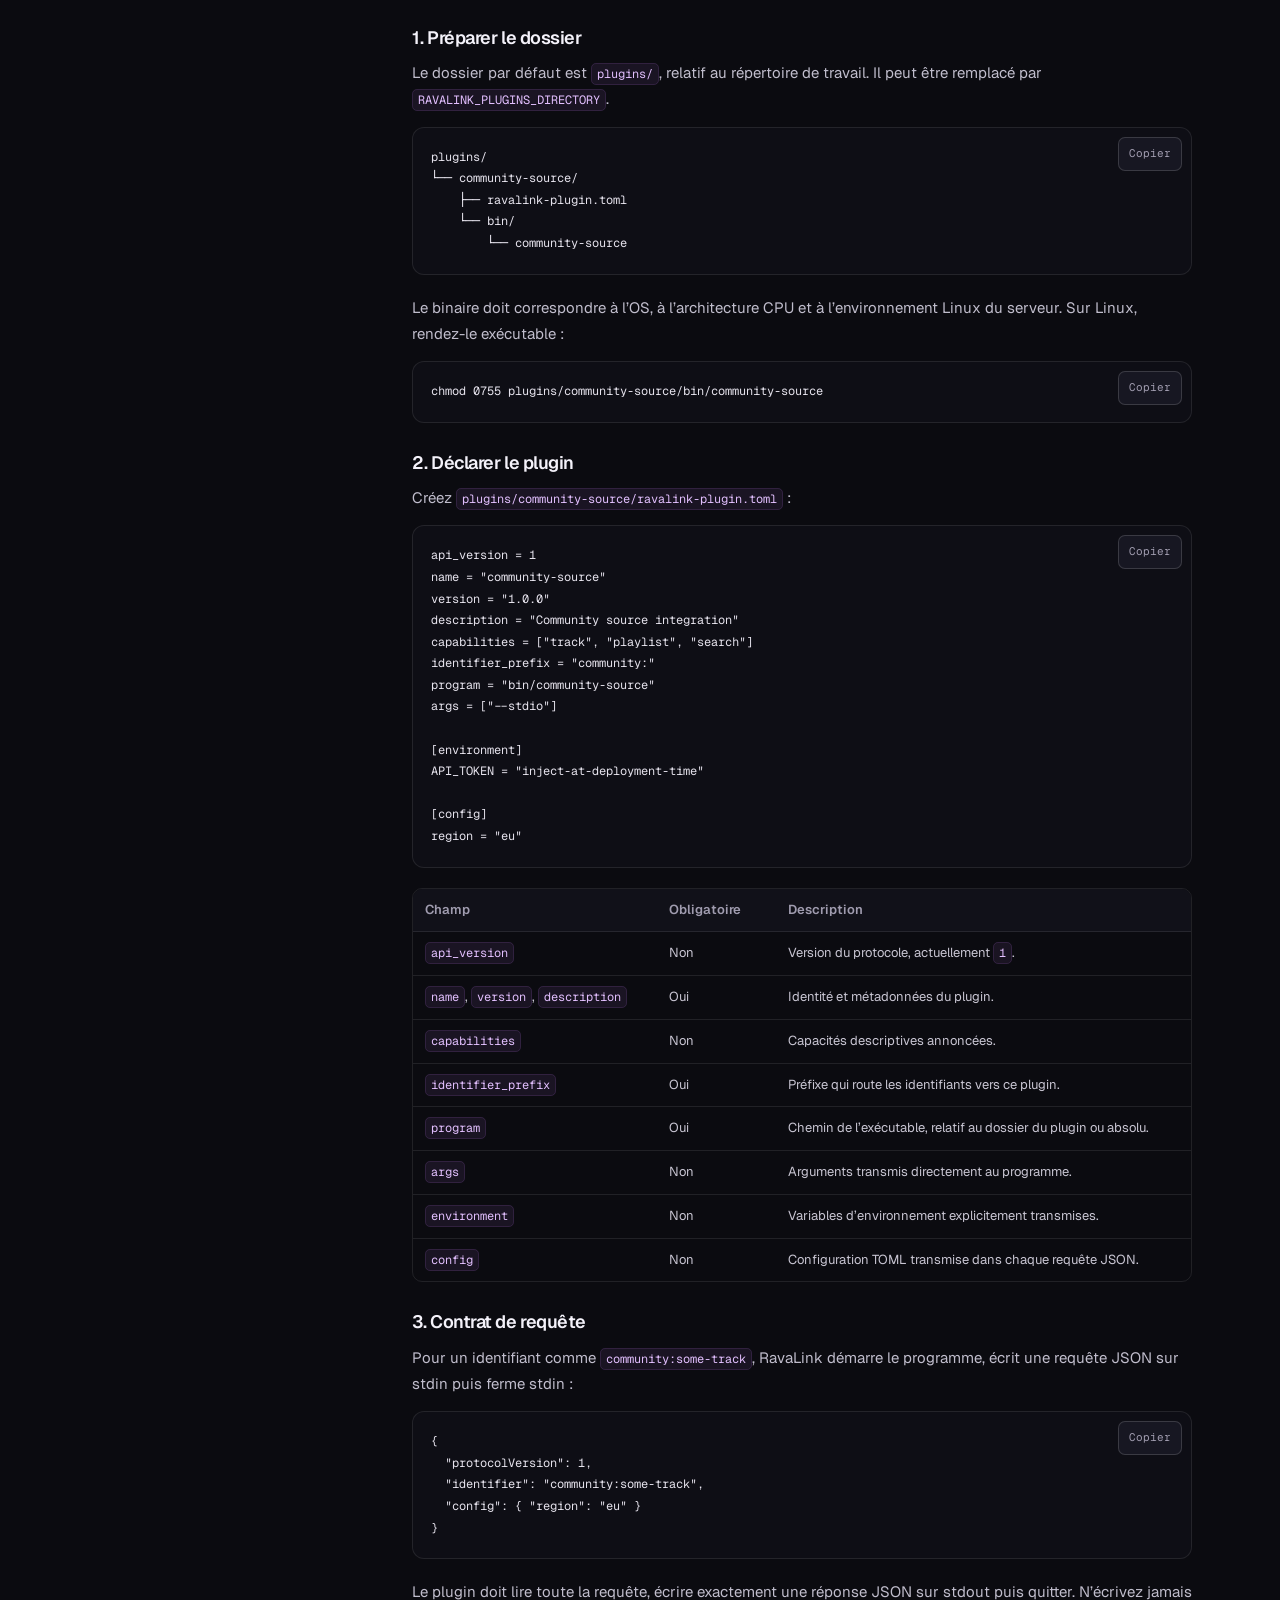
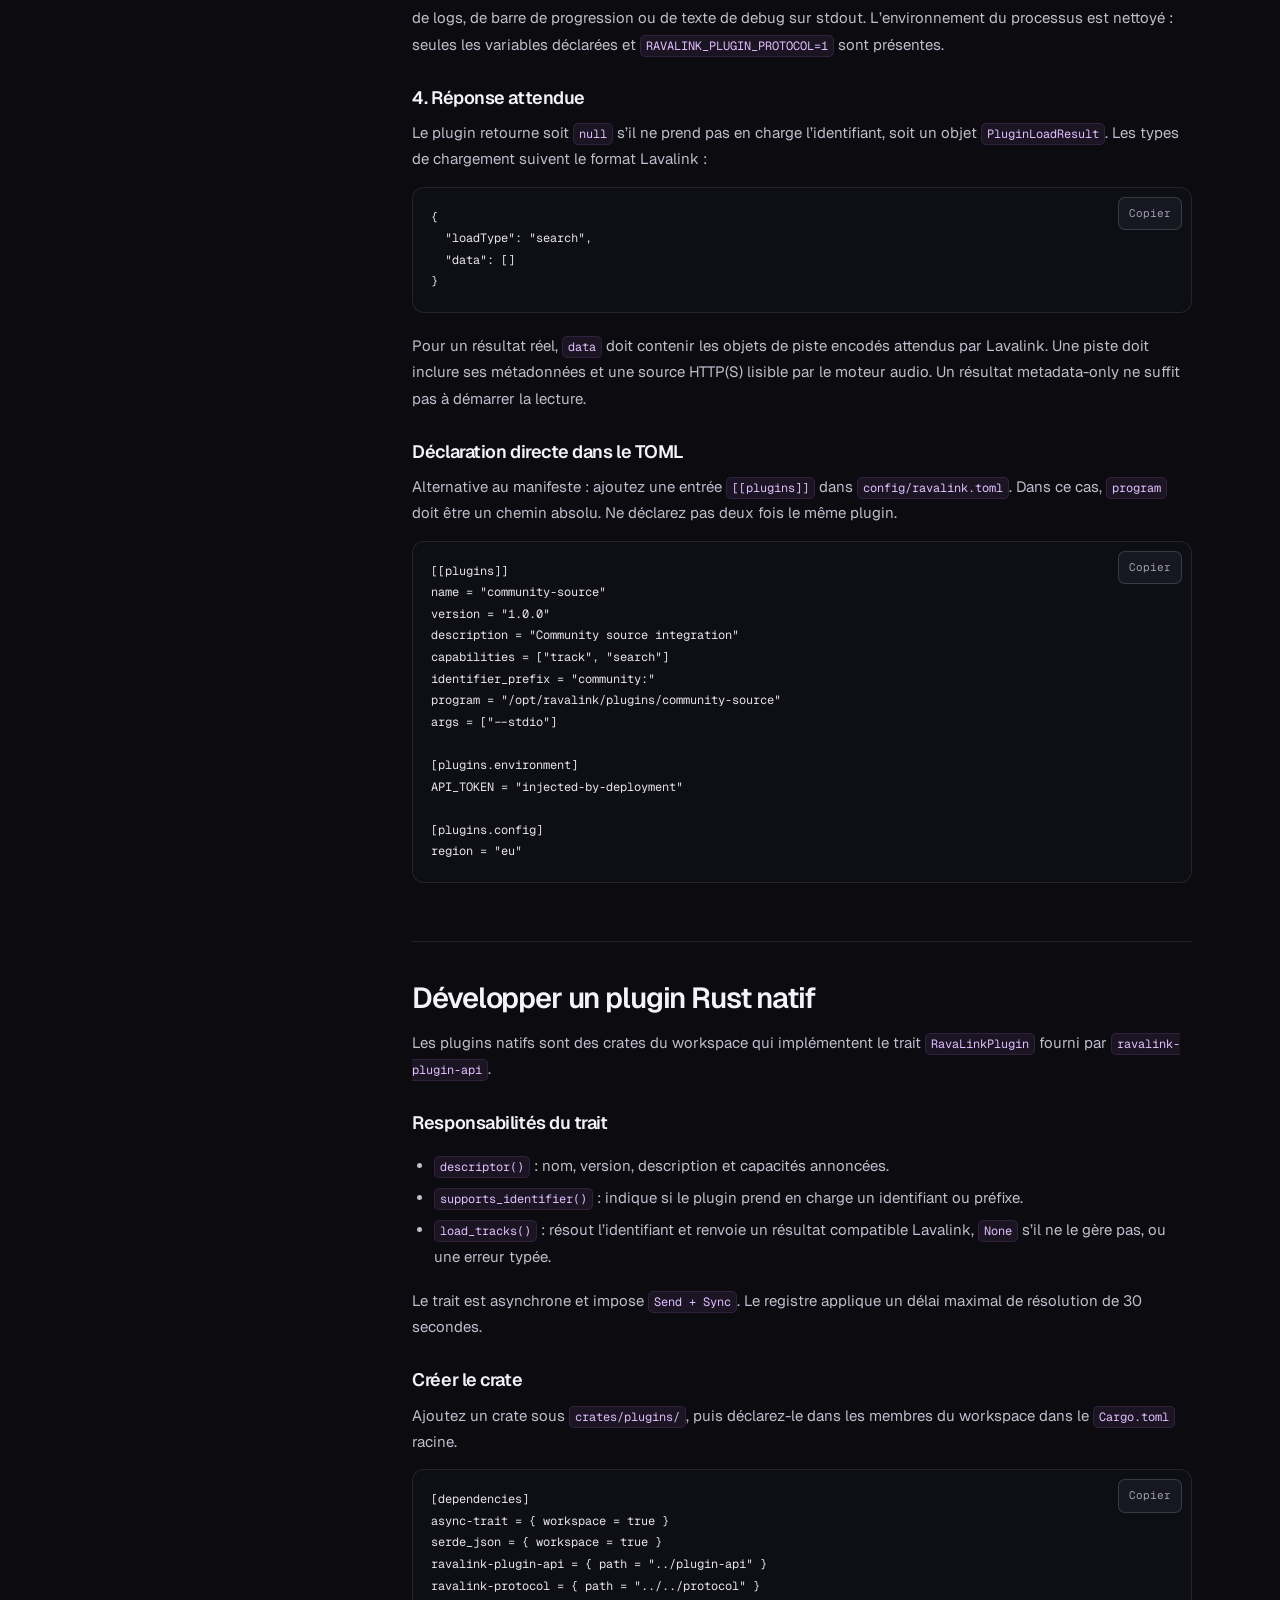
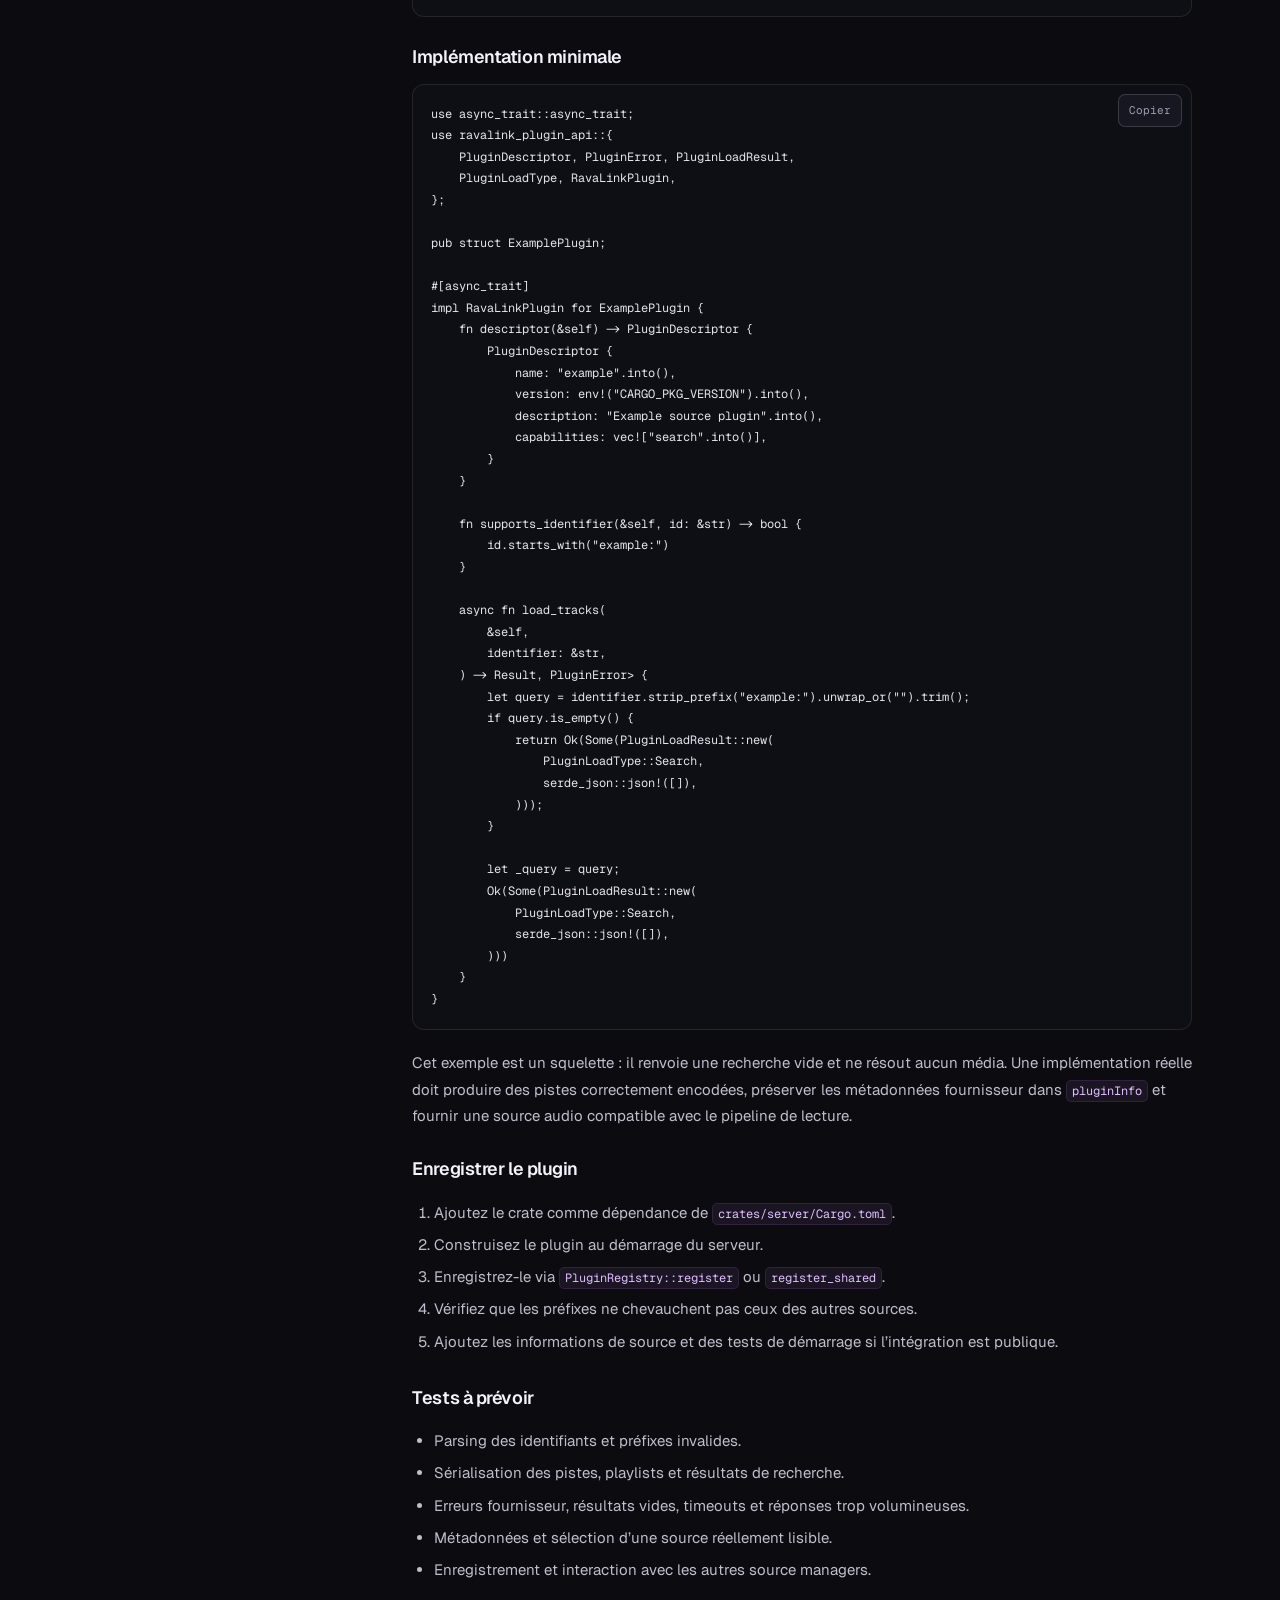
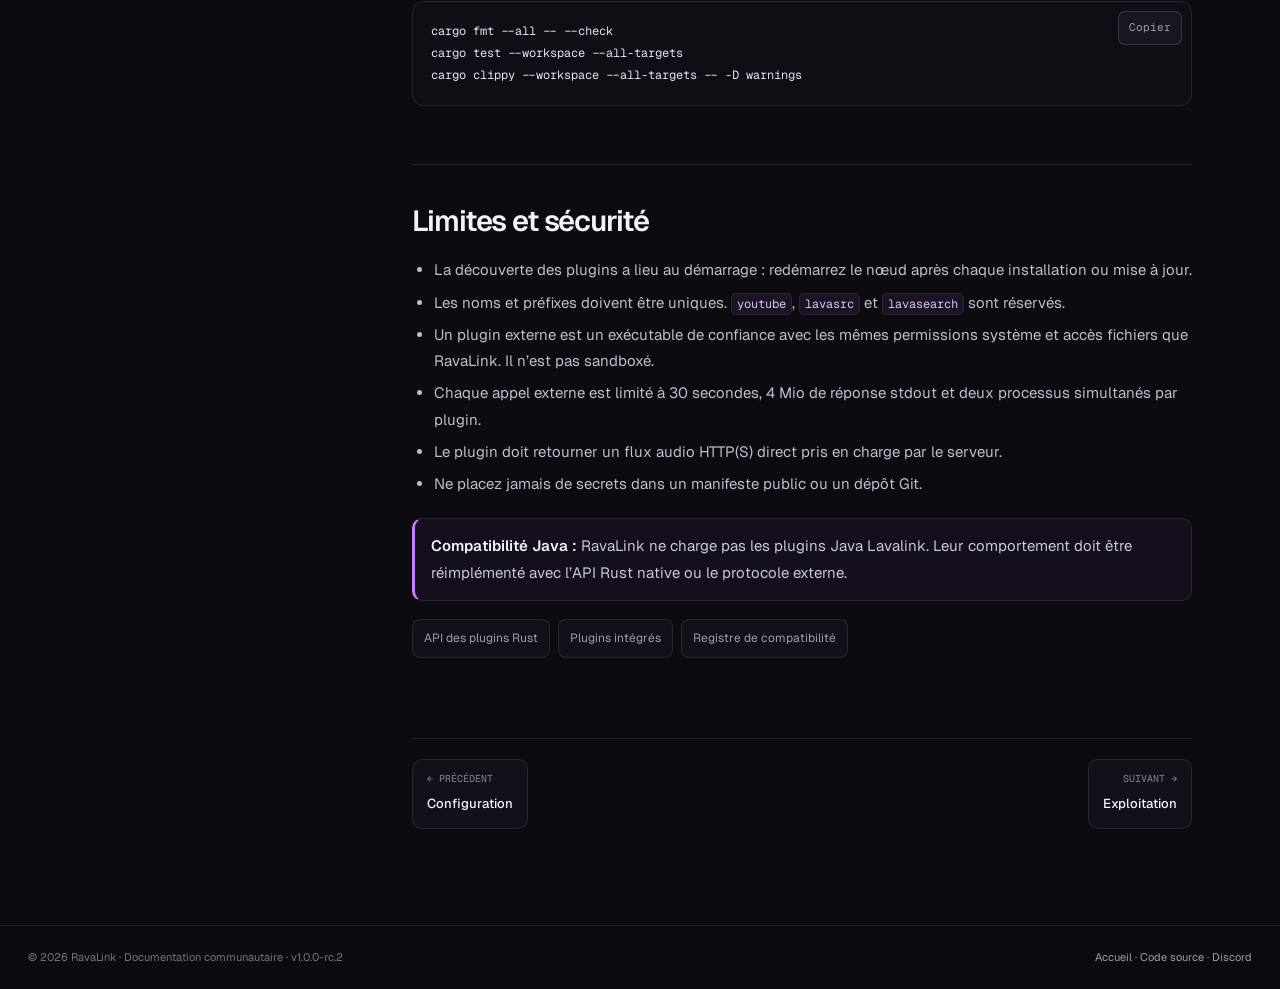
<file: docs-plugins.html>
<!doctype html><html lang="fr"><head><meta charset="utf-8"><meta name="viewport" content="width=device-width,initial-scale=1,viewport-fit=cover"><meta name="theme-color" content="#08080c"><meta name="description" content="Installer, configurer et développer des plugins RavaLink : intégrations natives Rust et plugins externes."><title>Plugins et intégrations — RavaLink</title><link rel="stylesheet" href="docs.css"></head><body><header><div class="top"><a class="brand" href="index.html"><svg viewBox="0 0 1024 1024" aria-hidden="true"><path fill="#c34bff" d="M256 256h420v87h-420zM348 383h82v108h-82zM595 343h173v68h-173zM693 411h75v55h-75zM595 466h173v65h-173zM256 531h420v64h-420zM256 595h339v24h-339zM256 619h73v149h-73zM514 619h146l108 149H614z"/></svg><span>Rava<b>Link</b></span></a><nav class="toplinks"><a href="index.html">Accueil</a><a class="active" href="docs.html">Documentation</a><a href="https://github.com/Ravalink-Project/Ravalink">GitHub</a><a href="https://discord.gg/PBxB5eFNUp">Discord</a></nav><button class="mobile-menu" id="menuBtn" aria-expanded="false"><span class="material-symbols-rounded" aria-hidden="true">menu</span> Menu</button><a class="btn" href="https://github.com/Ravalink-Project/Ravalink/releases/tag/v1.0.0-rc.2">Télécharger RC2</a></div></header><div class="shell"><aside class="sidebar" id="sidebar"><div class="side-brand">CENTRE DE DOCUMENTATION</div><div class="side-group"><h3>GUIDES</h3><a class="side-link" href="docs.html"><span class="ico material-symbols-rounded">home</span>Bien démarrer</a><a class="side-link active" href="docs-plugins.html"><span class="ico material-symbols-rounded">extension</span>Plugins & intégrations</a></div><div class="side-group"><h3>INSTALLATION</h3><a class="side-link" href="docs-native.html"><span class="ico material-symbols-rounded">terminal</span>Linux natif</a><a class="side-link " href="docs-docker.html"><span class="ico material-symbols-rounded">deployed_code</span>Docker</a><a class="side-link " href="docs-panels.html"><span class="ico material-symbols-rounded">dns</span>Pelican / Pterodactyl</a></div><div class="side-group"><h3>RÉFÉRENCE</h3><a class="side-link " href="docs-config.html"><span class="ico material-symbols-rounded">settings</span>Configuration</a></div><div class="side-group"><h3>EXPLOITATION</h3><a class="side-link" href="docs-operations.html#network"><span class="ico material-symbols-rounded">swap_horiz</span>Réseau & sécurité</a><a class="side-link" href="docs-operations.html#verify"><span class="ico material-symbols-rounded">task_alt</span>Vérification</a><a class="side-link" href="docs-operations.html#trouble"><span class="ico material-symbols-rounded">help</span>Dépannage</a><a class="side-link" href="docs-operations.html#limits"><span class="ico material-symbols-rounded">verified</span>Compatibilité</a></div></aside><main class="content"><div class="crumb"><a href="docs.html">DOCUMENTATION</a> / PLUGINS & INTÉGRATIONS</div><div class="page-head"><span class="eyebrow">GUIDE RAVALINK · RC2</span><h1>Plugins & intégrations</h1><p>Comprendre les sources intégrées, installer un plugin communautaire et développer sa propre intégration.</p></div>
<section class="doc"><h2>Architecture des plugins</h2><p>RavaLink possède son propre système d’extensions Rust. Ce n’est pas un chargeur de plugins Java : les fichiers <code>.jar</code> conçus pour Lavalink Java ne peuvent pas être chargés directement.</p><div class="grid"><a class="tile" href="#external"><small>INSTALLATION SIMPLE</small><b>Plugin externe <span class="arrow material-symbols-rounded">arrow_outward</span></b><p>Un exécutable indépendant, installé sans recompiler RavaLink.</p></a><a class="tile" href="#native"><small>DÉVELOPPEMENT</small><b>Plugin Rust natif <span class="arrow material-symbols-rounded">arrow_outward</span></b><p>Une intégration compilée dans le workspace RavaLink.</p></a></div><p>Choisissez un plugin externe pour distribuer une source indépendamment du serveur. Choisissez un plugin natif si vous contribuez au cœur du projet ou avez besoin de l’API interne.</p></section>
<section class="doc"><h2>Intégrations incluses</h2><div class="table-wrap"><table><thead><tr><th>Intégration</th><th>Fonction</th><th>Identifiants courants</th></tr></thead><tbody><tr><td><strong>YouTube</strong></td><td>Recherche, résolution de vidéos et playlists. OAuth Device Flow facultatif pour les requêtes YouTube TV.</td><td><code>ytsearch:</code>, <code>ytmsearch:</code>, URL YouTube</td></tr><tr><td><strong>LavaSrc</strong></td><td>Résolution des métadonnées Spotify, Apple Music et Deezer, puis correspondance avec une piste audio lisible.</td><td>URL et URI Spotify / Apple Music / Deezer</td></tr><tr><td><strong>LavaSearch</strong></td><td>Recherche de pistes et découverte structurée d’albums, artistes et playlists.</td><td><code>spsearch:</code>, <code>amsearch:</code>, <code>dzsearch:</code>, <code>album:</code>, <code>artist:</code>, <code>playlist:</code></td></tr></tbody></table></div><p>La disponibilité d’un fournisseur dépend de ses API, de restrictions régionales et de ses identifiants. Le fait qu’une source soit annoncée par le serveur ne garantit pas que toutes ses opérations fonctionnent.</p><h3>Variables des fournisseurs</h3><pre><code>RAVALINK_SPOTIFY_CLIENT_ID=...
RAVALINK_SPOTIFY_CLIENT_SECRET=...
RAVALINK_APPLE_MUSIC_TOKEN=...</code></pre><p>YouTube peut également utiliser des cookies Netscape ou l’authentification OAuth Device Flow. Voir la <a href="docs-config.html#youtube">référence de configuration YouTube</a>.</p></section>
<section class="doc" id="external"><h2>Installer un plugin externe</h2><p>Les plugins externes sont des exécutables autonomes lancés par RavaLink lorsqu’un identifiant correspond à leur préfixe. Le serveur échange une requête et une réponse JSON via stdin/stdout.</p><h3>1. Préparer le dossier</h3><p>Le dossier par défaut est <code>plugins/</code>, relatif au répertoire de travail. Il peut être remplacé par <code>RAVALINK_PLUGINS_DIRECTORY</code>.</p><pre><code>plugins/
└── community-source/
    ├── ravalink-plugin.toml
    └── bin/
        └── community-source</code></pre><p>Le binaire doit correspondre à l’OS, à l’architecture CPU et à l’environnement Linux du serveur. Sur Linux, rendez-le exécutable :</p><pre><code>chmod 0755 plugins/community-source/bin/community-source</code></pre>
<h3>2. Déclarer le plugin</h3><p>Créez <code>plugins/community-source/ravalink-plugin.toml</code> :</p><pre><code>api_version = 1
name = "community-source"
version = "1.0.0"
description = "Community source integration"
capabilities = ["track", "playlist", "search"]
identifier_prefix = "community:"
program = "bin/community-source"
args = ["--stdio"]

[environment]
API_TOKEN = "inject-at-deployment-time"

[config]
region = "eu"</code></pre><div class="table-wrap"><table><thead><tr><th>Champ</th><th>Obligatoire</th><th>Description</th></tr></thead><tbody><tr><td><code>api_version</code></td><td>Non</td><td>Version du protocole, actuellement <code>1</code>.</td></tr><tr><td><code>name</code>, <code>version</code>, <code>description</code></td><td>Oui</td><td>Identité et métadonnées du plugin.</td></tr><tr><td><code>capabilities</code></td><td>Non</td><td>Capacités descriptives annoncées.</td></tr><tr><td><code>identifier_prefix</code></td><td>Oui</td><td>Préfixe qui route les identifiants vers ce plugin.</td></tr><tr><td><code>program</code></td><td>Oui</td><td>Chemin de l’exécutable, relatif au dossier du plugin ou absolu.</td></tr><tr><td><code>args</code></td><td>Non</td><td>Arguments transmis directement au programme.</td></tr><tr><td><code>environment</code></td><td>Non</td><td>Variables d’environnement explicitement transmises.</td></tr><tr><td><code>config</code></td><td>Non</td><td>Configuration TOML transmise dans chaque requête JSON.</td></tr></tbody></table></div>
<h3>3. Contrat de requête</h3><p>Pour un identifiant comme <code>community:some-track</code>, RavaLink démarre le programme, écrit une requête JSON sur stdin puis ferme stdin :</p><pre><code>{
  "protocolVersion": 1,
  "identifier": "community:some-track",
  "config": { "region": "eu" }
}</code></pre><p>Le plugin doit lire toute la requête, écrire exactement une réponse JSON sur stdout puis quitter. N’écrivez jamais de logs, de barre de progression ou de texte de debug sur stdout. L’environnement du processus est nettoyé : seules les variables déclarées et <code>RAVALINK_PLUGIN_PROTOCOL=1</code> sont présentes.</p>
<h3>4. Réponse attendue</h3><p>Le plugin retourne soit <code>null</code> s’il ne prend pas en charge l’identifiant, soit un objet <code>PluginLoadResult</code>. Les types de chargement suivent le format Lavalink :</p><pre><code>{
  "loadType": "search",
  "data": []
}</code></pre><p>Pour un résultat réel, <code>data</code> doit contenir les objets de piste encodés attendus par Lavalink. Une piste doit inclure ses métadonnées et une source HTTP(S) lisible par le moteur audio. Un résultat metadata-only ne suffit pas à démarrer la lecture.</p>
<h3>Déclaration directe dans le TOML</h3><p>Alternative au manifeste : ajoutez une entrée <code>[[plugins]]</code> dans <code>config/ravalink.toml</code>. Dans ce cas, <code>program</code> doit être un chemin absolu. Ne déclarez pas deux fois le même plugin.</p><pre><code>[[plugins]]
name = "community-source"
version = "1.0.0"
description = "Community source integration"
capabilities = ["track", "search"]
identifier_prefix = "community:"
program = "/opt/ravalink/plugins/community-source"
args = ["--stdio"]

[plugins.environment]
API_TOKEN = "injected-by-deployment"

[plugins.config]
region = "eu"</code></pre></section>
<section class="doc" id="native"><h2>Développer un plugin Rust natif</h2><p>Les plugins natifs sont des crates du workspace qui implémentent le trait <code>RavaLinkPlugin</code> fourni par <code>ravalink-plugin-api</code>.</p><h3>Responsabilités du trait</h3><ul><li><code>descriptor()</code> : nom, version, description et capacités annoncées.</li><li><code>supports_identifier()</code> : indique si le plugin prend en charge un identifiant ou préfixe.</li><li><code>load_tracks()</code> : résout l’identifiant et renvoie un résultat compatible Lavalink, <code>None</code> s’il ne le gère pas, ou une erreur typée.</li></ul><p>Le trait est asynchrone et impose <code>Send + Sync</code>. Le registre applique un délai maximal de résolution de 30 secondes.</p><h3>Créer le crate</h3><p>Ajoutez un crate sous <code>crates/plugins/</code>, puis déclarez-le dans les membres du workspace dans le <code>Cargo.toml</code> racine.</p><pre><code>[dependencies]
async-trait = { workspace = true }
serde_json = { workspace = true }
ravalink-plugin-api = { path = "../plugin-api" }
ravalink-protocol = { path = "../../protocol" }</code></pre><h3>Implémentation minimale</h3><pre><code>use async_trait::async_trait;
use ravalink_plugin_api::{
    PluginDescriptor, PluginError, PluginLoadResult,
    PluginLoadType, RavaLinkPlugin,
};

pub struct ExamplePlugin;

#[async_trait]
impl RavaLinkPlugin for ExamplePlugin {
    fn descriptor(&self) -> PluginDescriptor {
        PluginDescriptor {
            name: "example".into(),
            version: env!("CARGO_PKG_VERSION").into(),
            description: "Example source plugin".into(),
            capabilities: vec!["search".into()],
        }
    }

    fn supports_identifier(&self, id: &str) -> bool {
        id.starts_with("example:")
    }

    async fn load_tracks(
        &self,
        identifier: &str,
    ) -> Result<Option<PluginLoadResult>, PluginError> {
        let query = identifier.strip_prefix("example:").unwrap_or("").trim();
        if query.is_empty() {
            return Ok(Some(PluginLoadResult::new(
                PluginLoadType::Search,
                serde_json::json!([]),
            )));
        }

        let _query = query;
        Ok(Some(PluginLoadResult::new(
            PluginLoadType::Search,
            serde_json::json!([]),
        )))
    }
}</code></pre><p>Cet exemple est un squelette : il renvoie une recherche vide et ne résout aucun média. Une implémentation réelle doit produire des pistes correctement encodées, préserver les métadonnées fournisseur dans <code>pluginInfo</code> et fournir une source audio compatible avec le pipeline de lecture.</p><h3>Enregistrer le plugin</h3><ol><li>Ajoutez le crate comme dépendance de <code>crates/server/Cargo.toml</code>.</li><li>Construisez le plugin au démarrage du serveur.</li><li>Enregistrez-le via <code>PluginRegistry::register</code> ou <code>register_shared</code>.</li><li>Vérifiez que les préfixes ne chevauchent pas ceux des autres sources.</li><li>Ajoutez les informations de source et des tests de démarrage si l’intégration est publique.</li></ol><h3>Tests à prévoir</h3><ul><li>Parsing des identifiants et préfixes invalides.</li><li>Sérialisation des pistes, playlists et résultats de recherche.</li><li>Erreurs fournisseur, résultats vides, timeouts et réponses trop volumineuses.</li><li>Métadonnées et sélection d’une source réellement lisible.</li><li>Enregistrement et interaction avec les autres source managers.</li></ul><pre><code>cargo fmt --all -- --check
cargo test --workspace --all-targets
cargo clippy --workspace --all-targets -- -D warnings</code></pre></section>
<section class="doc"><h2>Limites et sécurité</h2><ul><li>La découverte des plugins a lieu au démarrage : redémarrez le nœud après chaque installation ou mise à jour.</li><li>Les noms et préfixes doivent être uniques. <code>youtube</code>, <code>lavasrc</code> et <code>lavasearch</code> sont réservés.</li><li>Un plugin externe est un exécutable de confiance avec les mêmes permissions système et accès fichiers que RavaLink. Il n’est pas sandboxé.</li><li>Chaque appel externe est limité à 30 secondes, 4 Mio de réponse stdout et deux processus simultanés par plugin.</li><li>Le plugin doit retourner un flux audio HTTP(S) direct pris en charge par le serveur.</li><li>Ne placez jamais de secrets dans un manifeste public ou un dépôt Git.</li></ul><div class="callout"><strong>Compatibilité Java :</strong> RavaLink ne charge pas les plugins Java Lavalink. Leur comportement doit être réimplémenté avec l’API Rust native ou le protocole externe.</div><div class="links"><a href="https://github.com/Ravalink-Project/Ravalink/tree/master/crates/ravalink-plugin-api">API des plugins Rust</a><a href="https://github.com/Ravalink-Project/Ravalink/tree/master/crates/plugins">Plugins intégrés</a><a href="https://github.com/Ravalink-Project/Ravalink/blob/master/COMPATIBILITY.md">Registre de compatibilité</a></div></section>
<nav class="page-nav"><a href="docs-config.html"><small>← PRÉCÉDENT</small><strong>Configuration</strong></a><a href="docs-operations.html" style="text-align:right"><small>SUIVANT →</small><strong>Exploitation</strong></a></nav></main></div><footer><div class="foot"><span>© 2026 RavaLink · Documentation communautaire · v1.0.0-rc.2</span><span><a href="index.html">Accueil</a> · <a href="https://github.com/Ravalink-Project/Ravalink">Code source</a> · <a href="https://discord.gg/PBxB5eFNUp">Discord</a></span></div></footer><script src="docs.js"></script></body></html>
</file>
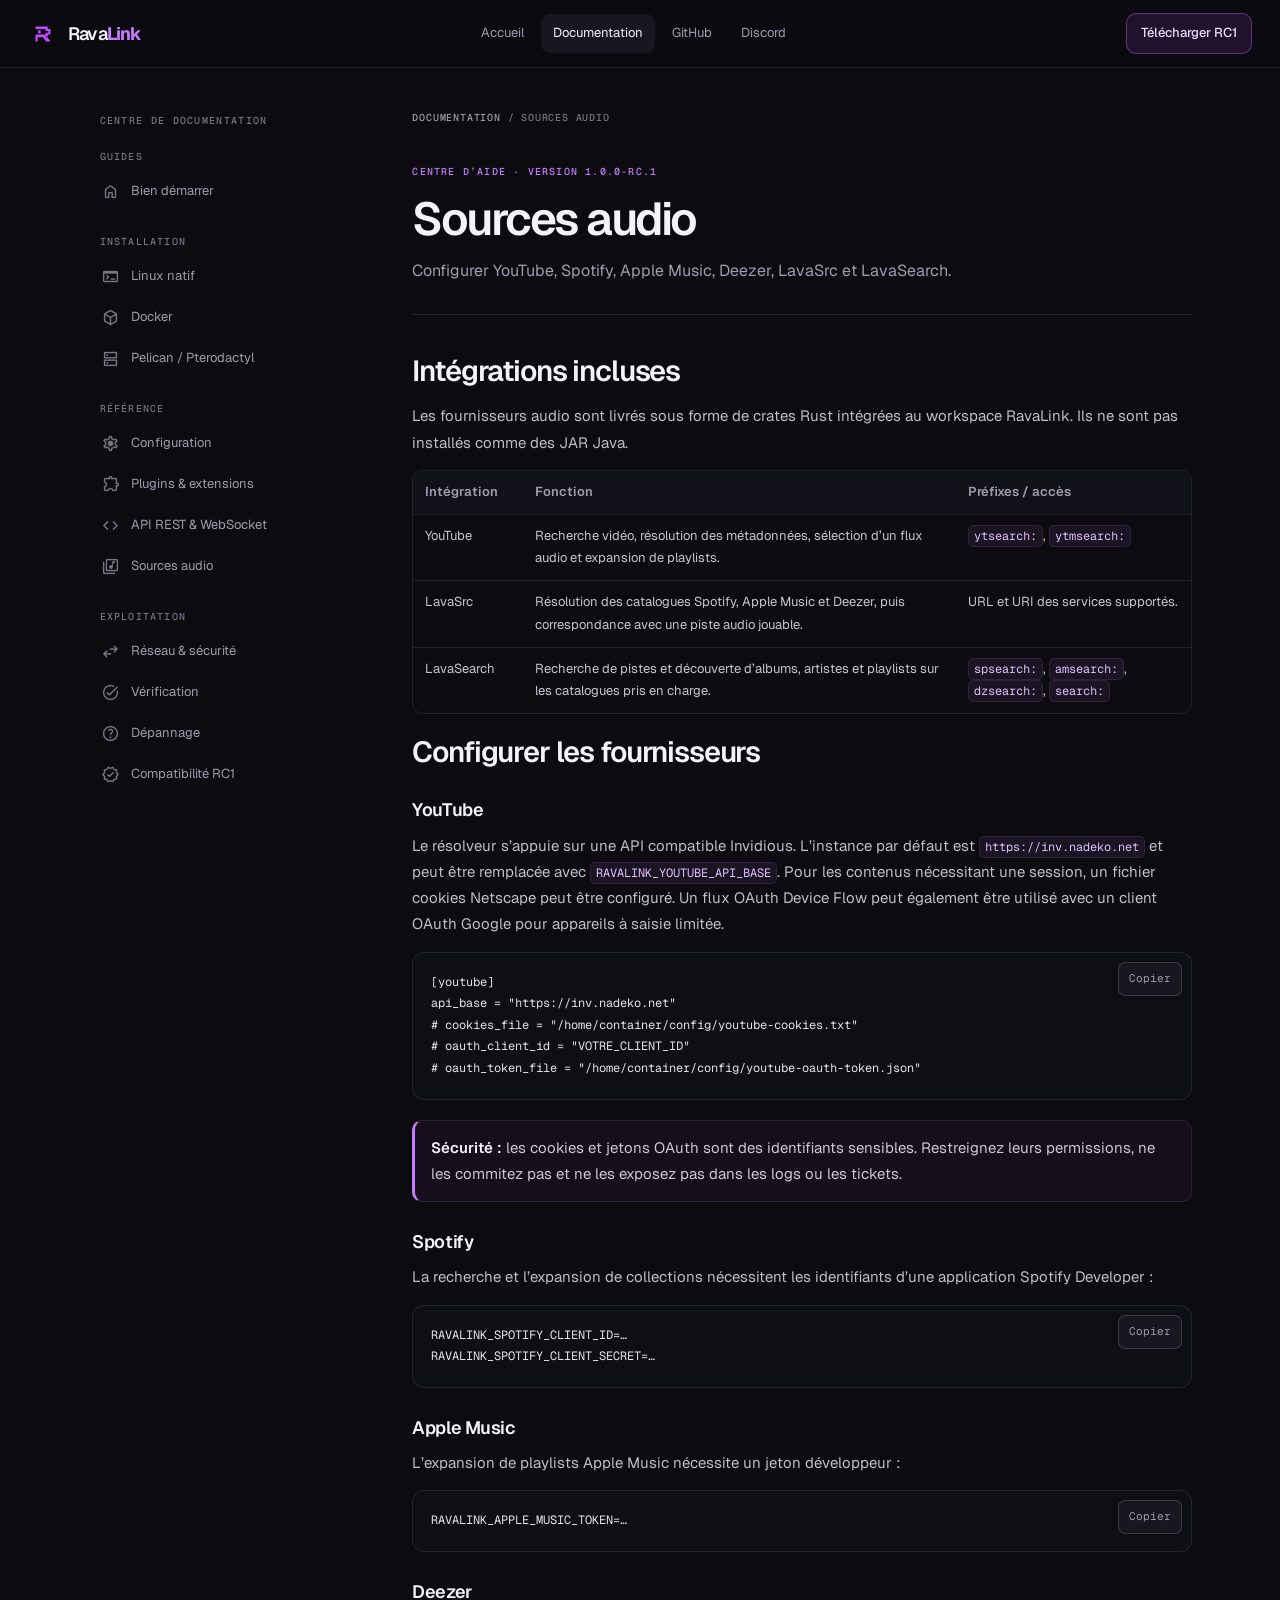
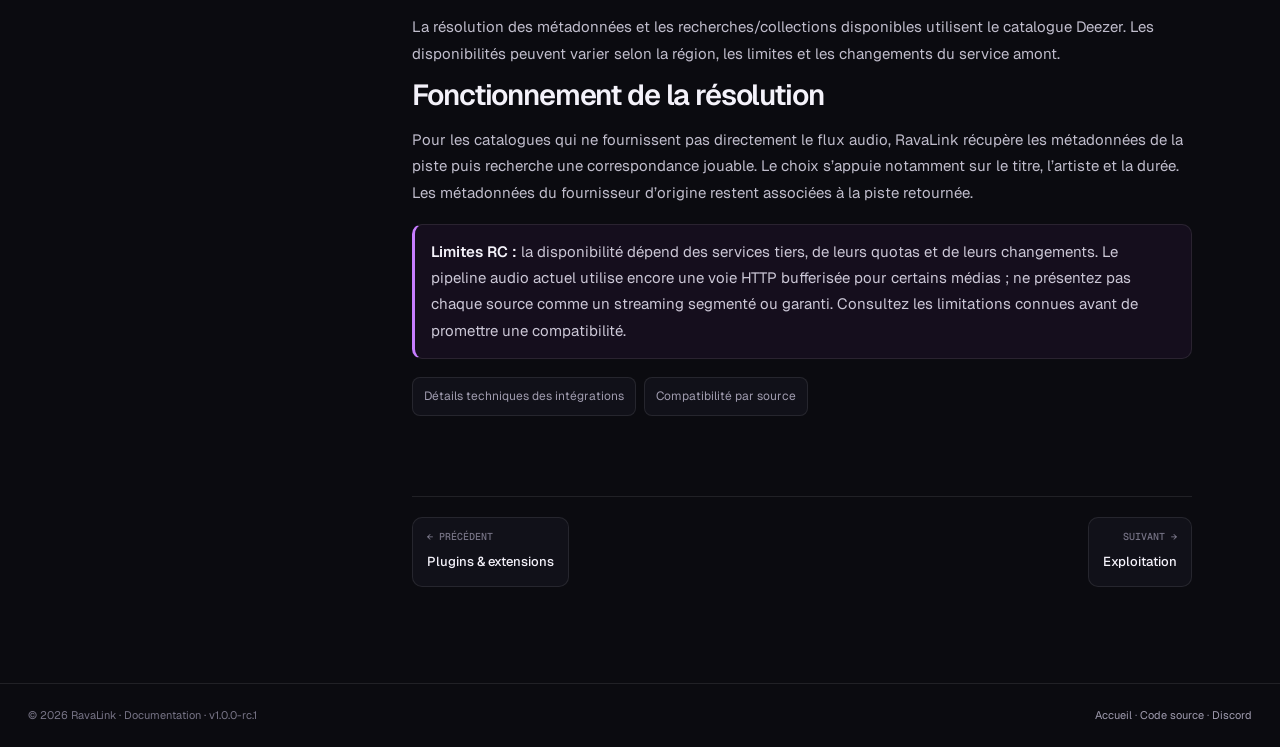
<file: docs-providers.html>
<!doctype html><html lang="fr"><head><meta charset="utf-8"><meta name="viewport" content="width=device-width,initial-scale=1,viewport-fit=cover"><meta name="theme-color" content="#08080c"><meta name="description" content="Configurer YouTube, Spotify, Apple Music, Deezer, LavaSrc et LavaSearch."><title>Sources audio — RavaLink</title><link rel="stylesheet" href="docs.css"></head><body><header><div class="top"><a class="brand" href="index.html"><svg viewBox="0 0 1024 1024" aria-hidden="true"><path fill="#c34bff" d="M256 256h420v87h-420zM348 383h82v108h-82zM595 343h173v68h-173zM693 411h75v55h-75zM595 466h173v65h-173zM256 531h420v64h-420zM256 595h339v24h-339zM256 619h73v149h-73zM514 619h146l108 149H614z"/></svg><span>Rava<b>Link</b></span></a><nav class="toplinks"><a href="index.html">Accueil</a><a class="active" href="docs.html">Documentation</a><a href="https://github.com/Ravalink-Project/Ravalink">GitHub</a><a href="https://discord.gg/PBxB5eFNUp">Discord</a></nav><button class="mobile-menu" id="menuBtn" aria-expanded="false"><span class="material-symbols-rounded" aria-hidden="true">menu</span> Menu</button><a class="btn" href="https://github.com/Ravalink-Project/Ravalink/releases/tag/v1.0.0-rc.1">Télécharger RC1</a></div></header><div class="shell"><aside class="sidebar" id="sidebar"><div class="side-brand">CENTRE DE DOCUMENTATION</div><div class="side-group"><h3>GUIDES</h3><a class="side-link" href="docs.html"><span class="ico material-symbols-rounded">home</span>Bien démarrer</a></div><div class="side-group"><h3>INSTALLATION</h3><a class="side-link" href="docs-native.html"><span class="ico material-symbols-rounded">terminal</span>Linux natif</a><a class="side-link" href="docs-docker.html"><span class="ico material-symbols-rounded">deployed_code</span>Docker</a><a class="side-link" href="docs-panels.html"><span class="ico material-symbols-rounded">dns</span>Pelican / Pterodactyl</a></div><div class="side-group"><h3>RÉFÉRENCE</h3><a class="side-link" href="docs-config.html"><span class="ico material-symbols-rounded">settings</span>Configuration</a><a class="side-link " href="docs-plugins.html"><span class="ico material-symbols-rounded">extension</span>Plugins & extensions</a><a class="side-link " href="docs-api.html"><span class="ico material-symbols-rounded">code</span>API REST & WebSocket</a><a class="side-link" href="docs-providers.html"><span class="ico material-symbols-rounded">library_music</span>Sources audio</a></div><div class="side-group"><h3>EXPLOITATION</h3><a class="side-link" href="docs-operations.html#network"><span class="ico material-symbols-rounded">swap_horiz</span>Réseau & sécurité</a><a class="side-link" href="docs-operations.html#verify"><span class="ico material-symbols-rounded">task_alt</span>Vérification</a><a class="side-link" href="docs-operations.html#trouble"><span class="ico material-symbols-rounded">help</span>Dépannage</a><a class="side-link" href="docs-operations.html#limits"><span class="ico material-symbols-rounded">verified</span>Compatibilité RC1</a></div></aside><main class="content"><div class="crumb"><a href="docs.html">DOCUMENTATION</a> / SOURCES AUDIO</div><div class="page-head"><span class="eyebrow">CENTRE D’AIDE · VERSION 1.0.0-RC.1</span><h1>Sources audio</h1><p>Configurer YouTube, Spotify, Apple Music, Deezer, LavaSrc et LavaSearch.</p></div><section class="doc"><h2>Intégrations incluses</h2><p>Les fournisseurs audio sont livrés sous forme de crates Rust intégrées au workspace RavaLink. Ils ne sont pas installés comme des JAR Java.</p><div class="table-wrap"><table><thead><tr><th>Intégration</th><th>Fonction</th><th>Préfixes / accès</th></tr></thead><tbody><tr><td>YouTube</td><td>Recherche vidéo, résolution des métadonnées, sélection d’un flux audio et expansion de playlists.</td><td><code>ytsearch:</code>, <code>ytmsearch:</code></td></tr><tr><td>LavaSrc</td><td>Résolution des catalogues Spotify, Apple Music et Deezer, puis correspondance avec une piste audio jouable.</td><td>URL et URI des services supportés.</td></tr><tr><td>LavaSearch</td><td>Recherche de pistes et découverte d’albums, artistes et playlists sur les catalogues pris en charge.</td><td><code>spsearch:</code>, <code>amsearch:</code>, <code>dzsearch:</code>, <code>search:</code></td></tr></tbody></table></div><h2>Configurer les fournisseurs</h2><h3>YouTube</h3><p>Le résolveur s’appuie sur une API compatible Invidious. L’instance par défaut est <code>https://inv.nadeko.net</code> et peut être remplacée avec <code>RAVALINK_YOUTUBE_API_BASE</code>. Pour les contenus nécessitant une session, un fichier cookies Netscape peut être configuré. Un flux OAuth Device Flow peut également être utilisé avec un client OAuth Google pour appareils à saisie limitée.</p><pre><code>[youtube]
api_base = "https://inv.nadeko.net"
# cookies_file = "/home/container/config/youtube-cookies.txt"
# oauth_client_id = "VOTRE_CLIENT_ID"
# oauth_token_file = "/home/container/config/youtube-oauth-token.json"</code></pre><div class="callout"><strong>Sécurité :</strong> les cookies et jetons OAuth sont des identifiants sensibles. Restreignez leurs permissions, ne les commitez pas et ne les exposez pas dans les logs ou les tickets.</div><h3>Spotify</h3><p>La recherche et l’expansion de collections nécessitent les identifiants d’une application Spotify Developer :</p><pre><code>RAVALINK_SPOTIFY_CLIENT_ID=…
RAVALINK_SPOTIFY_CLIENT_SECRET=…</code></pre><h3>Apple Music</h3><p>L’expansion de playlists Apple Music nécessite un jeton développeur :</p><pre><code>RAVALINK_APPLE_MUSIC_TOKEN=…</code></pre><h3>Deezer</h3><p>La résolution des métadonnées et les recherches/collections disponibles utilisent le catalogue Deezer. Les disponibilités peuvent varier selon la région, les limites et les changements du service amont.</p><h2>Fonctionnement de la résolution</h2><p>Pour les catalogues qui ne fournissent pas directement le flux audio, RavaLink récupère les métadonnées de la piste puis recherche une correspondance jouable. Le choix s’appuie notamment sur le titre, l’artiste et la durée. Les métadonnées du fournisseur d’origine restent associées à la piste retournée.</p><div class="callout"><strong>Limites RC :</strong> la disponibilité dépend des services tiers, de leurs quotas et de leurs changements. Le pipeline audio actuel utilise encore une voie HTTP bufferisée pour certains médias ; ne présentez pas chaque source comme un streaming segmenté ou garanti. Consultez les limitations connues avant de promettre une compatibilité.</div><div class="links"><a href="https://github.com/Ravalink-Project/Ravalink/blob/master/docs/native-plugins.md">Détails techniques des intégrations</a><a href="https://github.com/Ravalink-Project/Ravalink/blob/master/COMPATIBILITY.md">Compatibilité par source</a></div></section><nav class="page-nav"><a href="docs-api.html"><small>← PRÉCÉDENT</small><strong>Plugins & extensions</strong></a><a href="docs-operations.html" style="text-align:right"><small>SUIVANT →</small><strong>Exploitation</strong></a></nav></main></div><footer><div class="foot"><span>© 2026 RavaLink · Documentation · v1.0.0-rc.1</span><span><a href="index.html">Accueil</a> · <a href="https://github.com/Ravalink-Project/Ravalink">Code source</a> · <a href="https://discord.gg/PBxB5eFNUp">Discord</a></span></div></footer><script src="docs.js"></script></body></html>
</file>
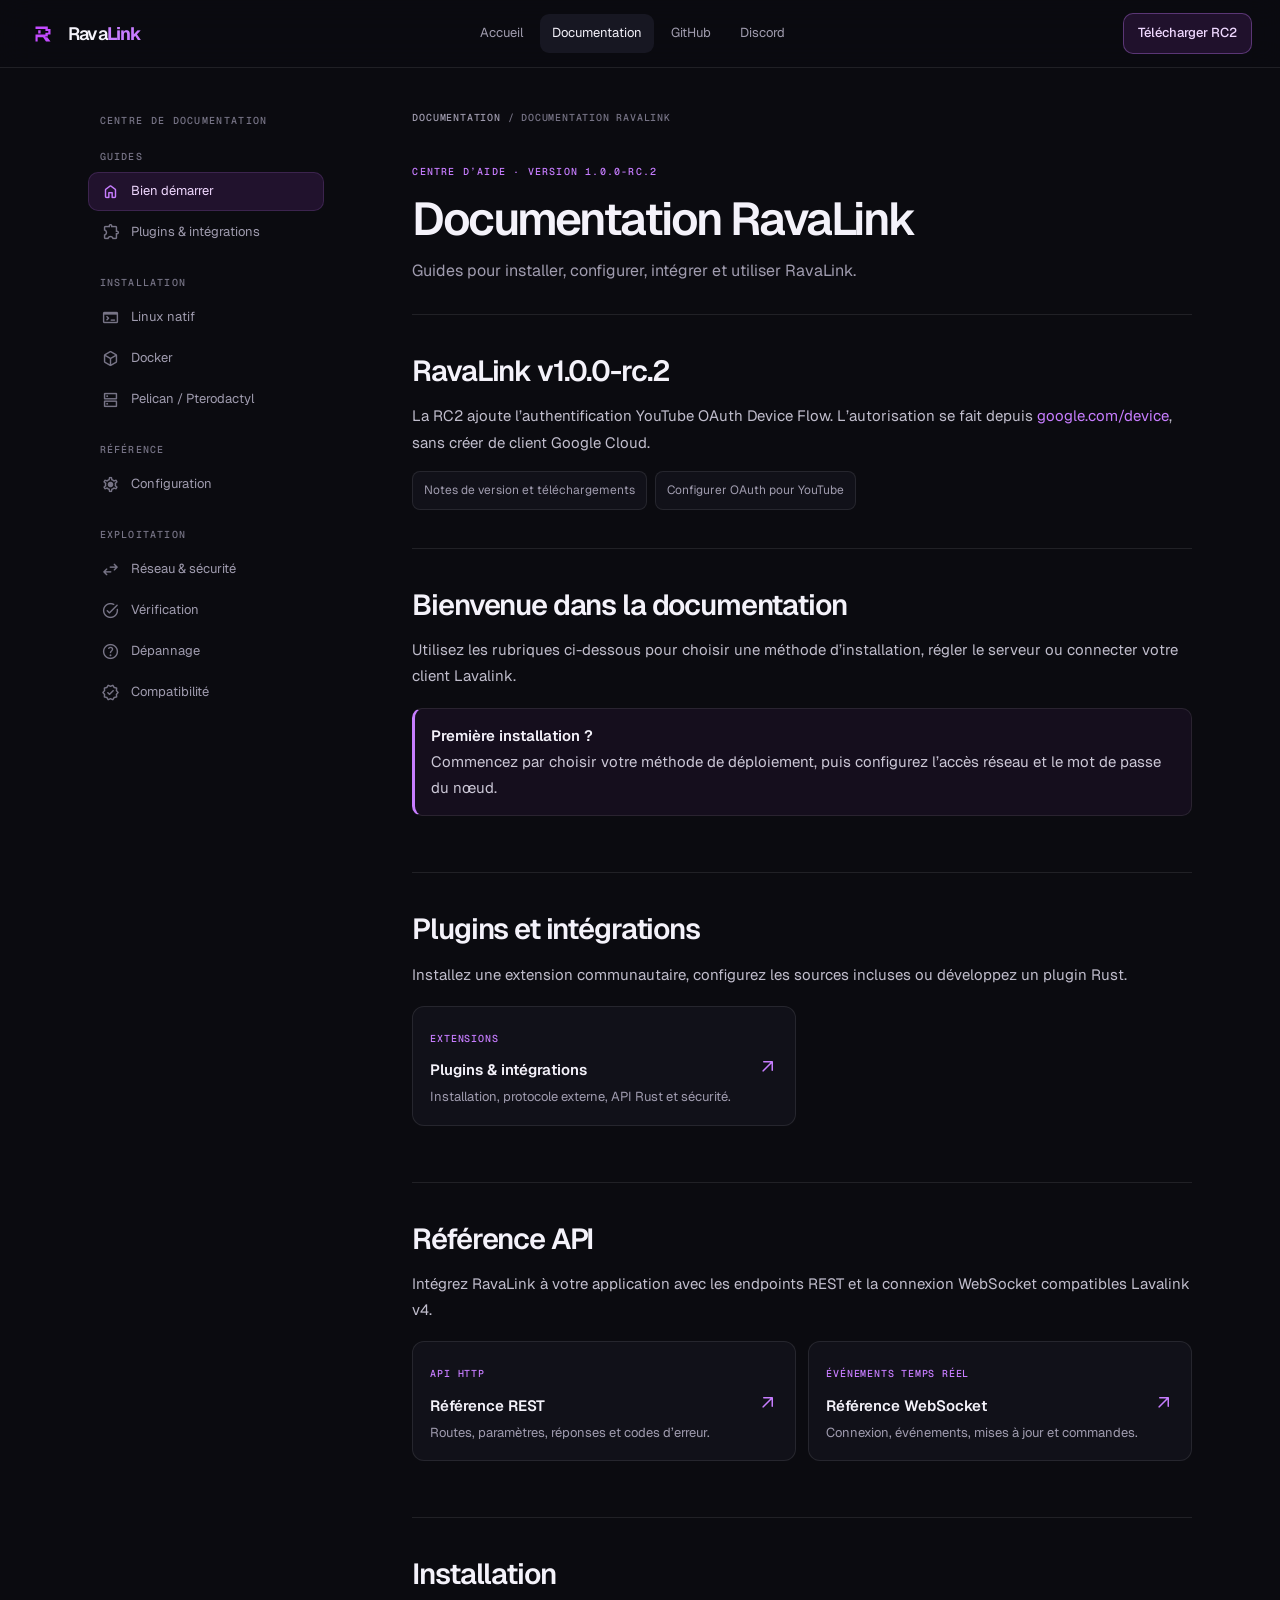
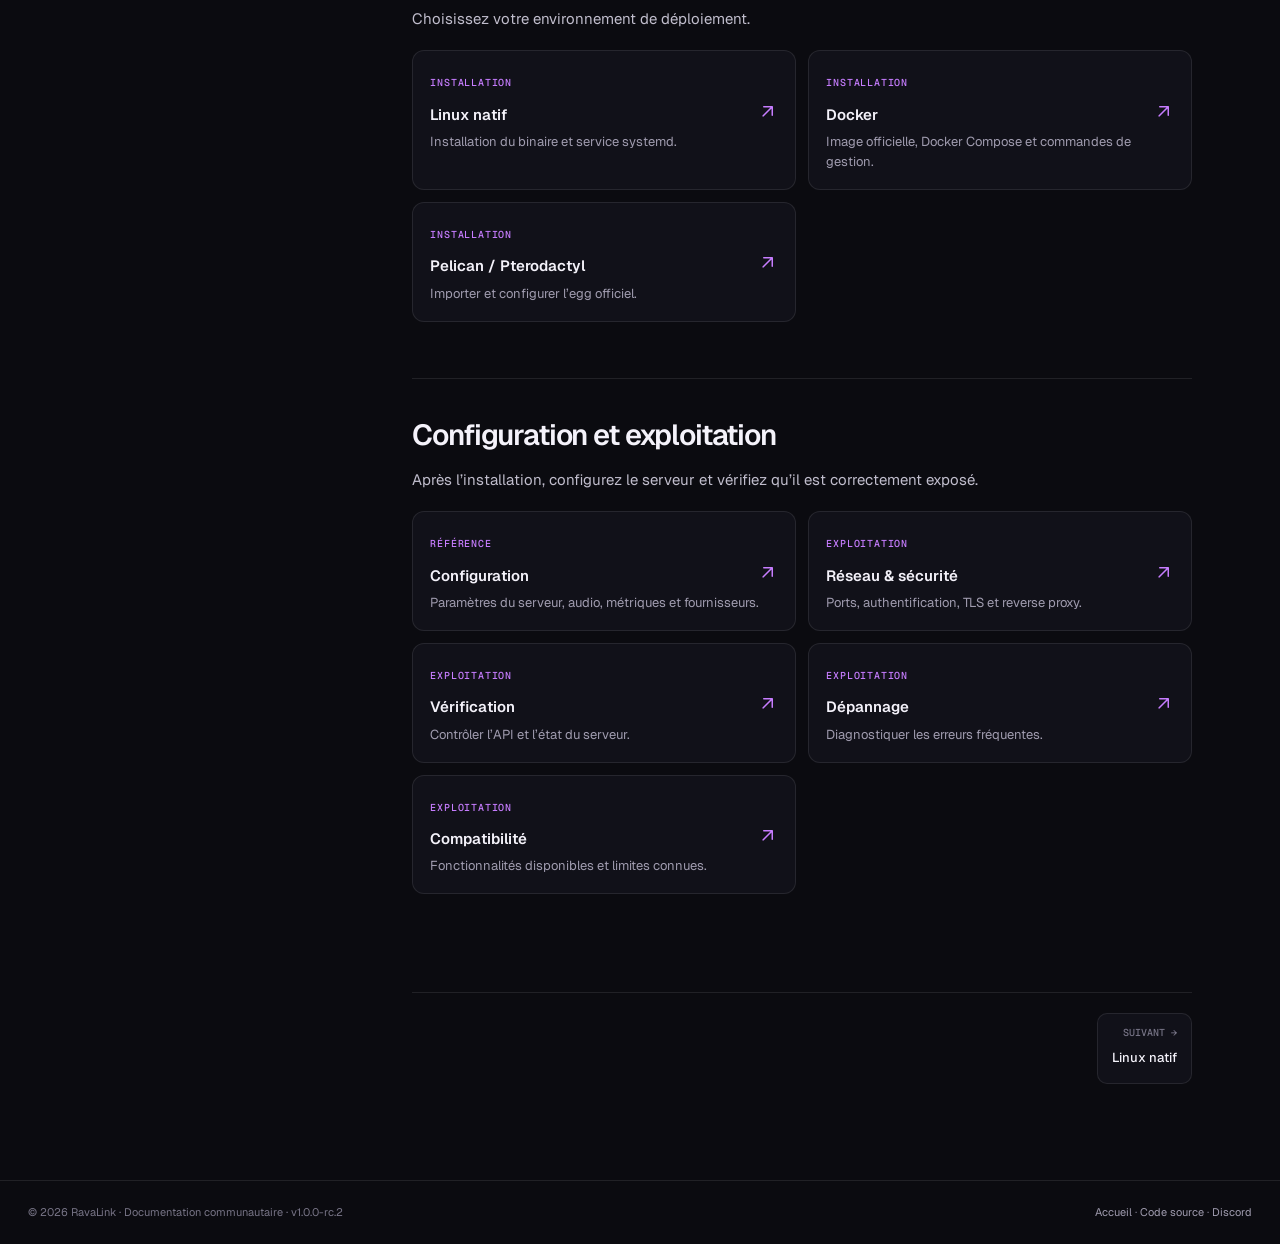
<file: docs.html>
<!doctype html><html lang="fr"><head><meta charset="utf-8"><meta name="viewport" content="width=device-width,initial-scale=1,viewport-fit=cover"><meta name="theme-color" content="#08080c"><meta name="description" content="Guides pour installer, configurer, intégrer et utiliser RavaLink."><title>Documentation RavaLink — RavaLink</title><link rel="stylesheet" href="docs.css"></head><body><header><div class="top"><a class="brand" href="index.html"><svg viewBox="0 0 1024 1024" aria-hidden="true"><path fill="#c34bff" d="M256 256h420v87h-420zM348 383h82v108h-82zM595 343h173v68h-173zM693 411h75v55h-75zM595 466h173v65h-173zM256 531h420v64h-420zM256 595h339v24h-339zM256 619h73v149h-73zM514 619h146l108 149H614z"/></svg><span>Rava<b>Link</b></span></a><nav class="toplinks"><a href="index.html">Accueil</a><a class="active" href="docs.html">Documentation</a><a href="https://github.com/Ravalink-Project/Ravalink">GitHub</a><a href="https://discord.gg/PBxB5eFNUp">Discord</a></nav><button class="mobile-menu" id="menuBtn" aria-expanded="false"><span class="material-symbols-rounded" aria-hidden="true">menu</span> Menu</button><a class="btn" href="https://github.com/Ravalink-Project/Ravalink/releases/tag/v1.0.0-rc.2">Télécharger RC2</a></div></header><div class="shell"><aside class="sidebar" id="sidebar"><div class="side-brand">CENTRE DE DOCUMENTATION</div><div class="side-group"><h3>GUIDES</h3><a class="side-link active" href="docs.html"><span class="ico material-symbols-rounded" aria-hidden="true">home</span>Bien démarrer</a><a class="side-link" href="docs-plugins.html"><span class="ico material-symbols-rounded" aria-hidden="true">extension</span>Plugins & intégrations</a></div><div class="side-group"><h3>INSTALLATION</h3><a class="side-link " href="docs-native.html"><span class="ico material-symbols-rounded" aria-hidden="true">terminal</span>Linux natif</a><a class="side-link " href="docs-docker.html"><span class="ico material-symbols-rounded" aria-hidden="true">deployed_code</span>Docker</a><a class="side-link " href="docs-panels.html"><span class="ico material-symbols-rounded" aria-hidden="true">dns</span>Pelican / Pterodactyl</a></div><div class="side-group"><h3>RÉFÉRENCE</h3><a class="side-link " href="docs-config.html"><span class="ico material-symbols-rounded" aria-hidden="true">settings</span>Configuration</a></div><div class="side-group"><h3>EXPLOITATION</h3><a class="side-link " href="docs-operations.html#network"><span class="ico material-symbols-rounded" aria-hidden="true">swap_horiz</span>Réseau & sécurité</a><a class="side-link " href="docs-operations.html#verify"><span class="ico material-symbols-rounded" aria-hidden="true">task_alt</span>Vérification</a><a class="side-link " href="docs-operations.html#trouble"><span class="ico material-symbols-rounded" aria-hidden="true">help</span>Dépannage</a><a class="side-link " href="docs-operations.html#limits"><span class="ico material-symbols-rounded" aria-hidden="true">verified</span>Compatibilité</a></div></aside><main class="content"><div class="crumb"><a href="docs.html">DOCUMENTATION</a> / DOCUMENTATION RAVALINK</div><div class="page-head"><span class="eyebrow">CENTRE D’AIDE · VERSION 1.0.0-RC.2</span><h1>Documentation RavaLink</h1><p>Guides pour installer, configurer, intégrer et utiliser RavaLink.</p></div><section class="doc release-note"><h2>RavaLink v1.0.0-rc.2</h2><p>La RC2 ajoute l’authentification YouTube OAuth Device Flow. L’autorisation se fait depuis <a href="https://google.com/device">google.com/device</a>, sans créer de client Google Cloud.</p><div class="links"><a href="https://github.com/Ravalink-Project/Ravalink/releases/tag/v1.0.0-rc.2">Notes de version et téléchargements</a><a href="docs-config.html#youtube">Configurer OAuth pour YouTube</a></div></section><section class="doc"><h2>Bienvenue dans la documentation</h2><p>Utilisez les rubriques ci-dessous pour choisir une méthode d’installation, régler le serveur ou connecter votre client Lavalink.</p><div class="callout"><strong>Première installation ?</strong><br>Commencez par choisir votre méthode de déploiement, puis configurez l’accès réseau et le mot de passe du nœud.</div></section><section class="doc"><h2>Plugins et intégrations</h2><p>Installez une extension communautaire, configurez les sources incluses ou développez un plugin Rust.</p><div class="grid"><a class="tile" href="docs-plugins.html"><small>EXTENSIONS</small><b>Plugins & intégrations<span class="arrow material-symbols-rounded" aria-hidden="true">arrow_outward</span></b><p>Installation, protocole externe, API Rust et sécurité.</p></a></div></section><section class="doc"><h2>Référence API</h2><p>Intégrez RavaLink à votre application avec les endpoints REST et la connexion WebSocket compatibles Lavalink v4.</p><div class="grid"><a class="tile" href="https://github.com/Ravalink-Project/Ravalink/blob/master/docs/api/rest.md"><small>API HTTP</small><b>Référence REST<span class="arrow material-symbols-rounded" aria-hidden="true">arrow_outward</span></b><p>Routes, paramètres, réponses et codes d’erreur.</p></a><a class="tile" href="https://github.com/Ravalink-Project/Ravalink/blob/master/docs/api/websocket.md"><small>ÉVÉNEMENTS TEMPS RÉEL</small><b>Référence WebSocket<span class="arrow material-symbols-rounded" aria-hidden="true">arrow_outward</span></b><p>Connexion, événements, mises à jour et commandes.</p></a></div></section><section class="doc"><h2>Installation</h2><p>Choisissez votre environnement de déploiement.</p><div class="grid"><a class="tile" href="docs-native.html"><small>INSTALLATION</small><b>Linux natif<span class="arrow material-symbols-rounded" aria-hidden="true">arrow_outward</span></b><p>Installation du binaire et service systemd.</p></a><a class="tile" href="docs-docker.html"><small>INSTALLATION</small><b>Docker<span class="arrow material-symbols-rounded" aria-hidden="true">arrow_outward</span></b><p>Image officielle, Docker Compose et commandes de gestion.</p></a><a class="tile" href="docs-panels.html"><small>INSTALLATION</small><b>Pelican / Pterodactyl<span class="arrow material-symbols-rounded" aria-hidden="true">arrow_outward</span></b><p>Importer et configurer l’egg officiel.</p></a></div></section><section class="doc"><h2>Configuration et exploitation</h2><p>Après l’installation, configurez le serveur et vérifiez qu’il est correctement exposé.</p><div class="grid"><a class="tile" href="docs-config.html"><small>RÉFÉRENCE</small><b>Configuration<span class="arrow material-symbols-rounded" aria-hidden="true">arrow_outward</span></b><p>Paramètres du serveur, audio, métriques et fournisseurs.</p></a><a class="tile" href="docs-operations.html#network"><small>EXPLOITATION</small><b>Réseau & sécurité<span class="arrow material-symbols-rounded" aria-hidden="true">arrow_outward</span></b><p>Ports, authentification, TLS et reverse proxy.</p></a><a class="tile" href="docs-operations.html#verify"><small>EXPLOITATION</small><b>Vérification<span class="arrow material-symbols-rounded" aria-hidden="true">arrow_outward</span></b><p>Contrôler l’API et l’état du serveur.</p></a><a class="tile" href="docs-operations.html#trouble"><small>EXPLOITATION</small><b>Dépannage<span class="arrow material-symbols-rounded" aria-hidden="true">arrow_outward</span></b><p>Diagnostiquer les erreurs fréquentes.</p></a><a class="tile" href="docs-operations.html#limits"><small>EXPLOITATION</small><b>Compatibilité<span class="arrow material-symbols-rounded" aria-hidden="true">arrow_outward</span></b><p>Fonctionnalités disponibles et limites connues.</p></a></div></section><nav class="page-nav"><span></span><a href="docs-native.html" style="text-align:right"><small>SUIVANT →</small><strong>Linux natif</strong></a></nav></main></div><footer><div class="foot"><span>© 2026 RavaLink · Documentation communautaire · v1.0.0-rc.2</span><span><a href="index.html">Accueil</a> · <a href="https://github.com/Ravalink-Project/Ravalink">Code source</a> · <a href="https://discord.gg/PBxB5eFNUp">Discord</a></span></div></footer><script src="docs.js"></script></body></html>
</file>
<file: docs.css>
@import url('https://fonts.googleapis.com/css2?family=Geist:wght@400;500;600;700&family=Geist+Mono:wght@400;500&display=swap');
@import url('https://fonts.googleapis.com/css2?family=Material+Symbols+Rounded:opsz,wght,FILL,GRAD@20..48,400,0,0');
:root{color-scheme:dark;--bg:#0b0b10;--surface:#111119;--surface-2:#171722;--border:rgba(255,255,255,.09);--text:#f4f2fa;--muted:#a09caf;--subtle:#777486;--accent:#c77dff;--accent-soft:rgba(195,75,255,.12);--success:#63d6a4;--ui:"Geist",system-ui,sans-serif;--mono:"Geist Mono",ui-monospace,monospace;font-synthesis:none}
*{box-sizing:border-box}html{scroll-behavior:smooth;scroll-padding-top:92px}body{margin:0;background:var(--bg);color:var(--text);font:400 15px/1.75 var(--ui);-webkit-font-smoothing:antialiased}body.nav-open{overflow:hidden}a{color:var(--accent);text-decoration:none}a:hover{color:#e7c4ff}button{color:inherit;font:inherit}:focus-visible{outline:2px solid var(--accent);outline-offset:3px}.material-symbols-rounded{font-family:"Material Symbols Rounded";font-weight:400;font-style:normal;font-size:20px;line-height:1;display:inline-flex;align-items:center;justify-content:center;white-space:nowrap;direction:ltr;font-feature-settings:"liga";-webkit-font-smoothing:antialiased;font-variation-settings:"FILL" 0,"wght" 400,"GRAD" 0,"opsz" 20}
header{height:68px;position:sticky;top:0;z-index:50;background:rgba(11,11,16,.94);border-bottom:1px solid var(--border);backdrop-filter:blur(16px)}.top{width:min(1440px,calc(100% - 56px));height:100%;margin:auto;display:flex;align-items:center;justify-content:space-between;gap:24px}.brand{display:inline-flex;align-items:center;gap:10px;flex:0 0 auto;color:var(--text);font-size:18px;font-weight:600;letter-spacing:-.045em}.brand svg{width:30px;height:30px}.brand b{color:var(--accent)}.toplinks{display:flex;align-items:center;gap:5px}.toplinks a{padding:8px 12px;border-radius:9px;color:var(--muted);font-size:13px}.toplinks a:hover,.toplinks a.active{color:var(--text);background:var(--surface-2)}.btn{display:inline-flex;align-items:center;justify-content:center;min-height:38px;padding:8px 14px;border:1px solid rgba(199,125,255,.35);border-radius:10px;background:var(--accent-soft);color:#efd8ff;font-size:13px;font-weight:500;white-space:nowrap}.btn:hover{background:rgba(195,75,255,.2);color:white}.mobile-menu{display:none;align-items:center;gap:8px;padding:9px 12px;border:1px solid var(--border);border-radius:10px;background:var(--surface);cursor:pointer}
.shell{width:min(1440px,calc(100% - 56px));margin:auto;display:grid;grid-template-columns:248px minmax(0,780px);justify-content:center;gap:clamp(36px,6vw,88px);padding:38px 0 96px}.sidebar{position:sticky;top:92px;align-self:start;max-height:calc(100dvh - 116px);overflow-y:auto;padding:8px 12px 24px 0;scrollbar-width:thin;scrollbar-color:var(--surface-2) transparent}.side-brand{margin:0 0 22px 12px;color:var(--subtle);font:500 10px/1.4 var(--mono);letter-spacing:.13em}.side-group{margin:0 0 24px}.side-group h3{margin:0 0 8px 12px;color:var(--subtle);font:500 10px/1.4 var(--mono);letter-spacing:.12em}.side-link{display:flex;align-items:center;gap:11px;min-height:39px;margin:2px 0;padding:8px 12px;border:1px solid transparent;border-radius:10px;color:var(--muted);font-size:13px;line-height:1.4}.side-link:hover{background:var(--surface);color:var(--text)}.side-link.active{border-color:rgba(199,125,255,.16);background:var(--accent-soft);color:#f0d8ff}.side-link .ico{width:19px;color:var(--subtle);font-size:19px}.side-link.active .ico{color:var(--accent)}
.content{min-width:0;max-width:780px}.crumb{margin:4px 0 20px;color:var(--subtle);font:500 10px/1.5 var(--mono);letter-spacing:.08em}.crumb a{color:var(--muted)}.page-head{margin:0 0 38px;padding:12px 0 30px;border-bottom:1px solid var(--border)}.eyebrow{color:var(--accent);font:500 10px/1.5 var(--mono);letter-spacing:.12em;text-transform:uppercase}.page-head h1{margin:11px 0 12px;font-size:clamp(32px,4vw,46px);font-weight:600;letter-spacing:-.055em;line-height:1.12}.page-head p{max-width:650px;margin:0;color:var(--muted);font-size:16px;line-height:1.65}
section.doc{margin:0 0 38px;padding:0 0 38px;border-bottom:1px solid var(--border)}section.doc:last-of-type{border-bottom:0}h2{margin:0 0 14px;font-size:clamp(23px,2.8vw,29px);font-weight:600;letter-spacing:-.04em;line-height:1.25}h3{margin:28px 0 10px;font-size:18px;font-weight:600;letter-spacing:-.025em;line-height:1.35}h4{margin:22px 0 8px;font-size:15px;font-weight:600;line-height:1.4}p,li{color:#c0bdcc}p{margin:10px 0}ul,ol{padding-left:22px}li{padding:3px 0}strong{color:var(--text);font-weight:600}code{padding:2px 5px;border:1px solid rgba(199,125,255,.13);border-radius:5px;background:rgba(199,125,255,.08);color:#e3c0ff;font:12px/1.6 var(--mono);overflow-wrap:anywhere}pre{position:relative;margin:14px 0 20px;padding:19px 18px;overflow:auto;border:1px solid var(--border);border-radius:12px;background:#0e0e15;color:#e7e4ee;font:12px/1.8 var(--mono);tab-size:2}pre code{padding:0;border:0;border-radius:0;background:transparent;color:inherit;font:inherit;white-space:pre;overflow-wrap:normal}.copy{position:absolute;top:9px;right:9px;z-index:2;padding:6px 10px;border:1px solid rgba(255,255,255,.15);border-radius:7px;background:var(--surface-2);color:var(--muted);font-size:11px;cursor:pointer}.copy:hover{border-color:rgba(199,125,255,.5);color:var(--text)}.callout{margin:18px 0;padding:14px 16px;border:1px solid var(--border);border-left:3px solid var(--accent);border-radius:10px;background:rgba(195,75,255,.055);color:#cbc7d6}.callout.good{border-left-color:var(--success);background:rgba(99,214,164,.055)}.callout.info{border-left-color:#75a8ff}
.grid{display:grid;grid-template-columns:repeat(2,minmax(0,1fr));gap:12px;margin:18px 0}.tile{display:block;min-width:0;padding:17px;border:1px solid var(--border);border-radius:12px;background:var(--surface)}.tile:hover{transform:translateY(-2px);border-color:rgba(199,125,255,.35);background:var(--surface-2)}.tile small{color:var(--accent);font:500 10px/1.5 var(--mono);letter-spacing:.08em}.tile b{display:block;margin:7px 0 4px;color:var(--text);font-size:15px;font-weight:600}.tile p{margin:0;color:var(--muted);font-size:13px;line-height:1.55}.arrow{float:right;color:var(--accent)}
.table-wrap{width:100%;margin:14px 0 20px;overflow-x:auto;border:1px solid var(--border);border-radius:10px}table{width:100%;border-collapse:collapse;font-size:13px}th,td{min-width:110px;padding:10px 12px;border-bottom:1px solid var(--border);text-align:left;vertical-align:top}th{background:var(--surface);color:var(--muted);font-weight:600}td{color:#c8c5d2}tr:last-child td{border-bottom:0}.links{display:flex;flex-wrap:wrap;gap:8px;margin-top:15px}.links a{display:inline-flex;align-items:center;gap:7px;max-width:100%;padding:8px 11px;border:1px solid var(--border);border-radius:8px;background:var(--surface);color:var(--muted);font-size:12px}.links a:hover{border-color:rgba(199,125,255,.4);color:var(--text)}
.page-nav{display:flex;justify-content:space-between;gap:12px;margin-top:42px;padding-top:20px;border-top:1px solid var(--border)}.page-nav a{display:block;max-width:48%;padding:12px 14px;border:1px solid var(--border);border-radius:10px;background:var(--surface)}.page-nav a:hover{border-color:rgba(199,125,255,.4)}.page-nav small{display:block;margin-bottom:4px;color:var(--subtle);font:500 10px/1.4 var(--mono)}.page-nav strong{font-size:13px;font-weight:500}footer{border-top:1px solid var(--border)}.foot{width:min(1440px,calc(100% - 56px));margin:auto;display:flex;justify-content:space-between;gap:14px;flex-wrap:wrap;padding:22px 0;color:var(--subtle);font-size:11px}.foot a{color:var(--muted)}.foot a:hover{color:var(--text)}
.nav-backdrop{position:fixed;inset:68px 0 0;z-index:39;border:0;background:rgba(0,0,0,.62);opacity:0;visibility:hidden;transition:opacity .18s,visibility .18s}.nav-backdrop.visible{opacity:1;visibility:visible}
@media(max-width:1050px){.shell{grid-template-columns:220px minmax(0,1fr);gap:36px}}
@media(max-width:760px){header{height:62px}.top{width:calc(100% - 32px);gap:12px}.toplinks,.top>.btn{display:none}.mobile-menu{display:inline-flex}.shell{display:block;width:calc(100% - 36px);padding:26px 0 64px}.sidebar{position:fixed;top:62px;bottom:0;left:0;z-index:40;width:min(320px,86vw);max-height:none;padding:22px 18px 40px;overflow-y:auto;border-right:1px solid var(--border);background:#101018;transform:translateX(-102%);visibility:hidden;transition:transform .2s ease,visibility .2s}.sidebar.open{transform:translateX(0);visibility:visible}.nav-backdrop{inset:62px 0 0}.side-link{min-height:42px}.page-head{padding-top:4px;margin-bottom:30px}.page-head h1{font-size:clamp(30px,8vw,40px)}.page-head p{font-size:15px}.grid{grid-template-columns:1fr}.page-nav{margin-top:30px}.foot{width:calc(100% - 36px);display:block}.foot span{display:block;margin:5px 0}}
@media(max-width:420px){.brand{font-size:17px}.brand svg{width:27px;height:27px}.mobile-menu{padding:8px 10px;font-size:12px}.shell{width:calc(100% - 30px)}pre{padding:16px 13px;font-size:11px}.callout{padding:13px 14px}.foot{width:calc(100% - 30px)}}
@media(prefers-reduced-motion:reduce){*,*::before,*::after{scroll-behavior:auto!important;transition-duration:.01ms!important;animation-duration:.01ms!important}}
</file>
